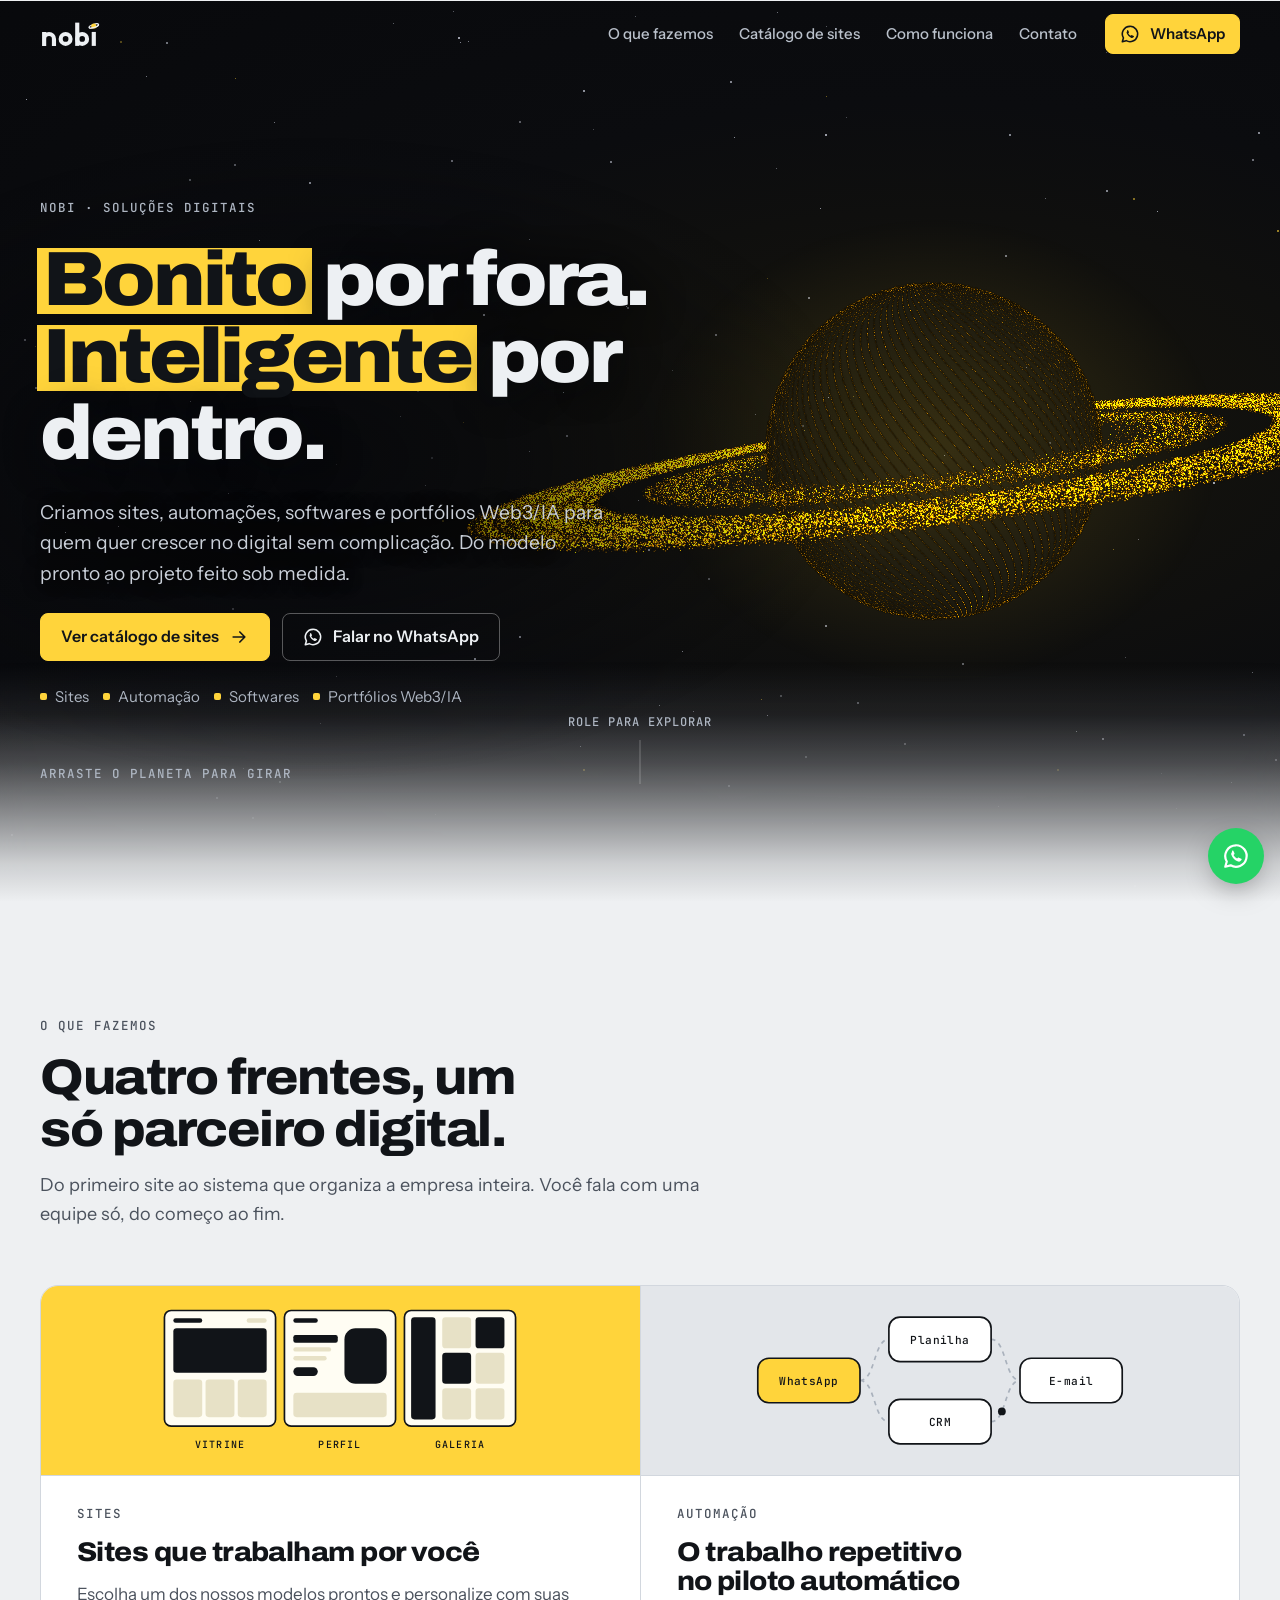
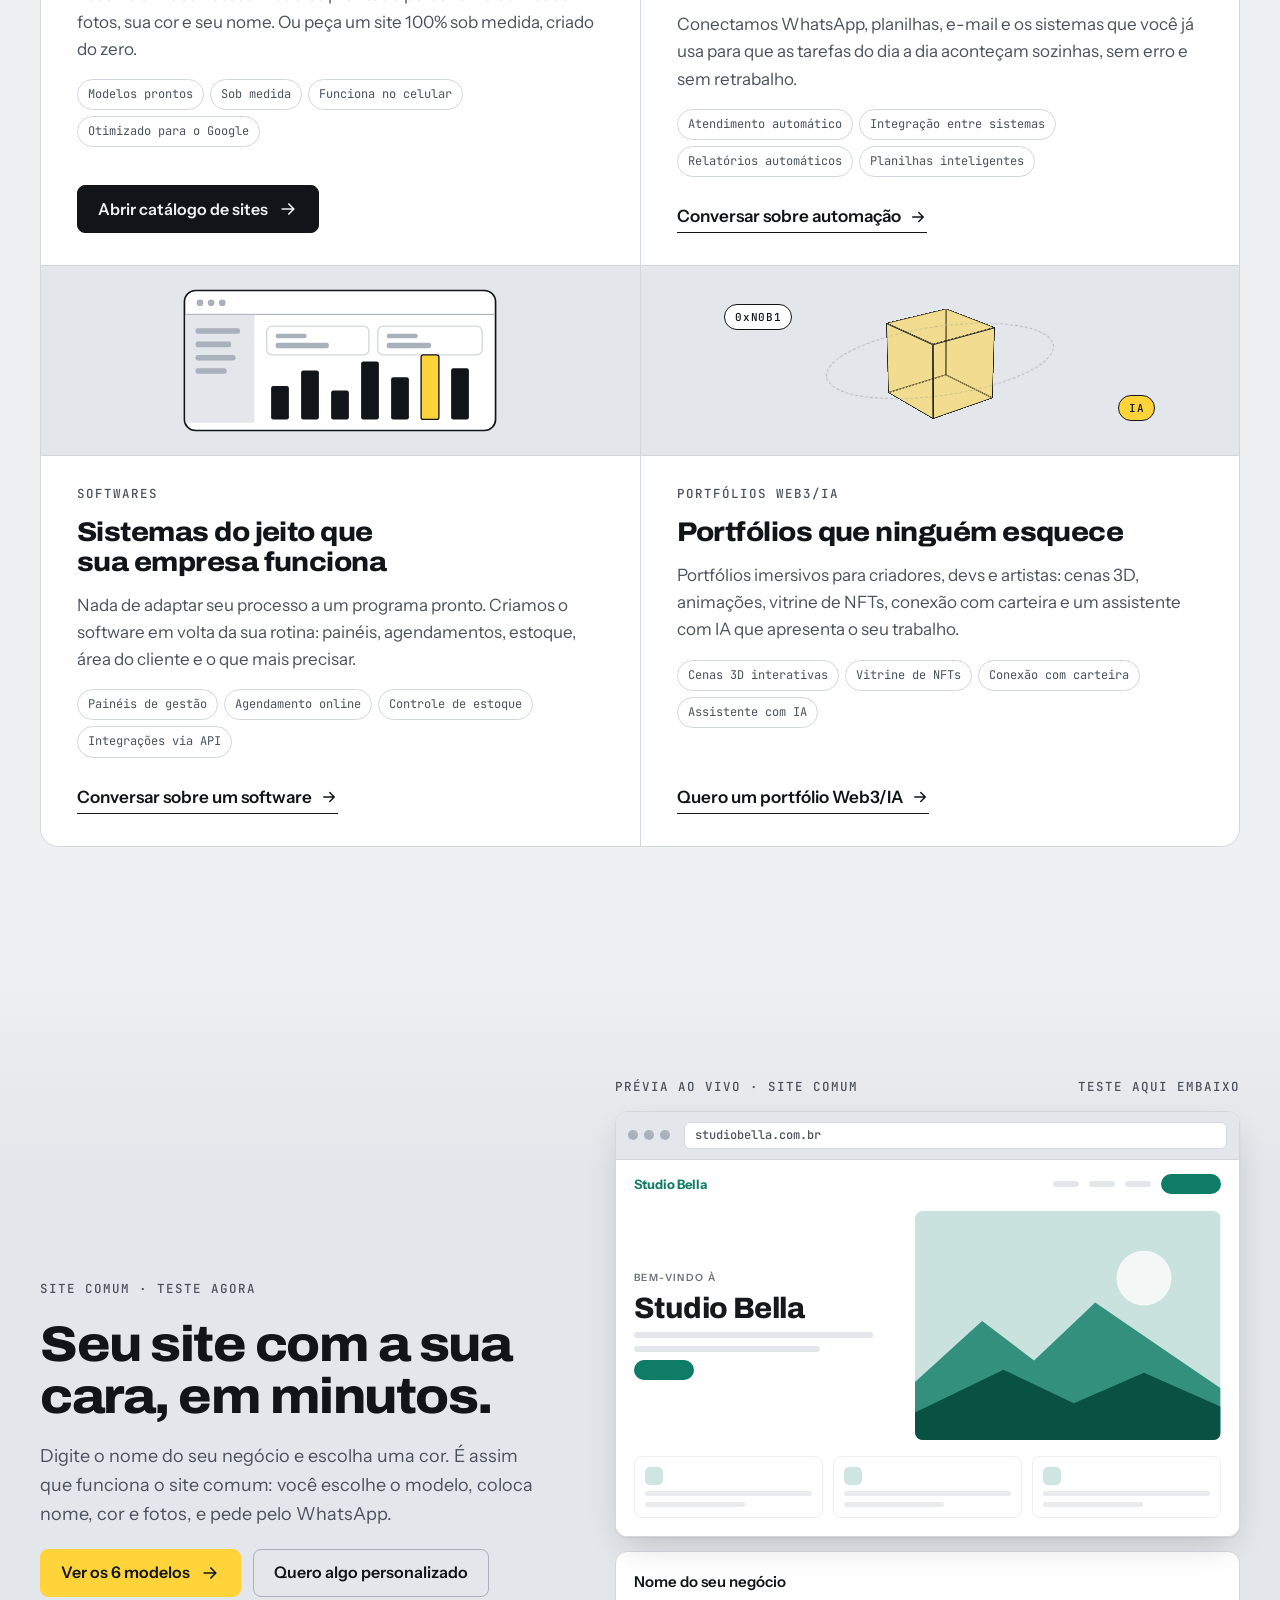
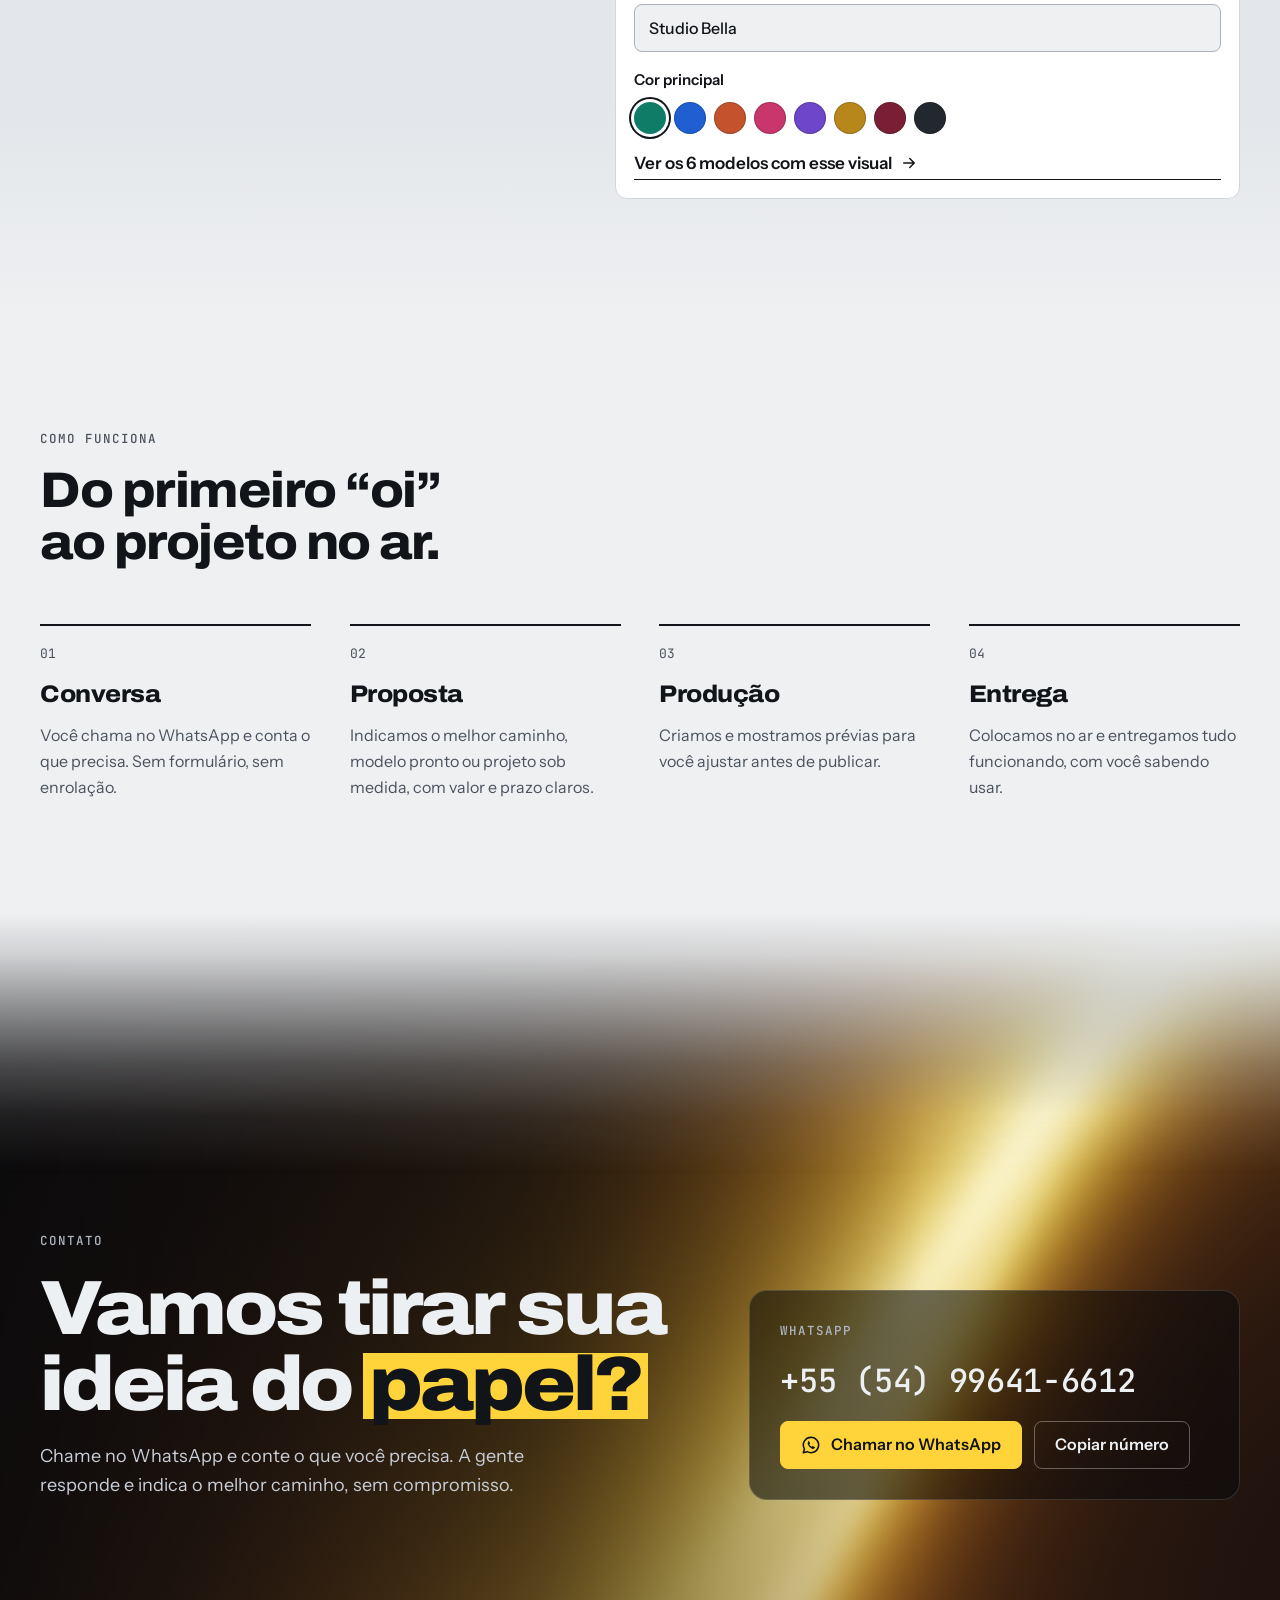
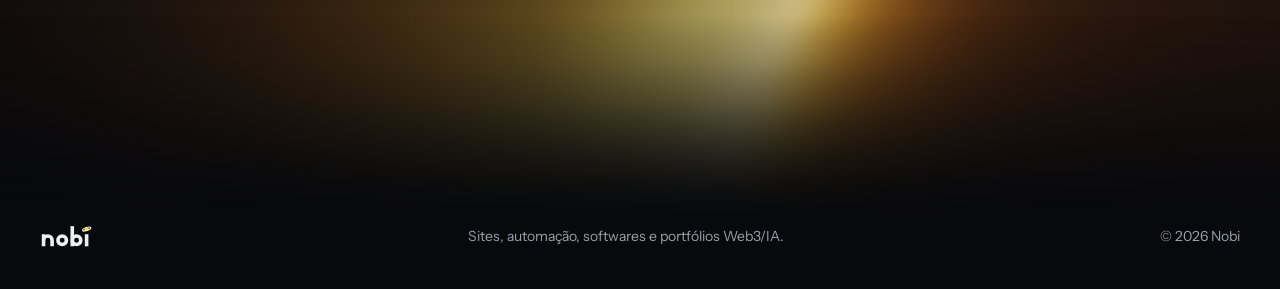
<file: index.html>
<!doctype html>
<html lang="pt-BR">
<head>
<meta charset="utf-8">
<meta name="viewport" content="width=device-width, initial-scale=1, viewport-fit=cover">
<title>Nobi</title>
<meta name="description" content="A Nobi cria sites, automações, softwares sob medida e portfólios Web3/IA. Escolha um modelo de site pronto ou peça um projeto personalizado pelo WhatsApp.">
<meta name="theme-color" content="#EEF0F2" media="(prefers-color-scheme: light)">
<meta name="theme-color" content="#0F1215" media="(prefers-color-scheme: dark)">
<meta property="og:title" content="Nobi · Soluções digitais">
<meta property="og:description" content="Sites, automação, softwares e portfólios Web3/IA. Bonito por fora, inteligente por dentro.">
<meta property="og:type" content="website">
<meta property="og:locale" content="pt_BR">
<link rel="icon" href="data:image/svg+xml,%3Csvg xmlns='http://www.w3.org/2000/svg' viewBox='0 0 32 32'%3E%3Crect width='32' height='32' rx='8' fill='%23111418'/%3E%3Csvg x='4' y='3' width='24' height='26' viewBox='196 0 48 104'%3E%3Cpath d='M220 46 V100' stroke='%23EEF0F2' stroke-width='16'/%3E%3Cellipse cx='220' cy='23' rx='19' ry='6' transform='rotate(-18 220 23)' fill='none' stroke='%23EEF0F2' stroke-width='5'/%3E%3Ccircle cx='220' cy='23' r='10' fill='%23FFD43B'/%3E%3Cpath d='M201 23 A19 6 0 0 0 239 23' transform='rotate(-18 220 23)' fill='none' stroke='%23EEF0F2' stroke-width='5'/%3E%3C/svg%3E%3C/svg%3E">
<link rel="preconnect" href="https://fonts.googleapis.com">
<link rel="preconnect" href="https://fonts.gstatic.com" crossorigin>
<link rel="stylesheet" href="https://fonts.googleapis.com/css2?family=Archivo:wdth,wght@62..125,100..900&amp;family=Instrument+Sans:wght@400..700&amp;family=JetBrains+Mono:wght@400;500&amp;display=swap">
<link rel="stylesheet" href="assets/css/style.css">
</head>
<body>

<!-- Ícones usados no site -->
<svg class="sprite" aria-hidden="true" focusable="false">
  <symbol id="i-wa" viewBox="0 0 24 24"><path d="M12 2.8a9.2 9.2 0 0 0-7.9 13.9L2.8 21.2l4.6-1.2A9.2 9.2 0 1 0 12 2.8z" fill="none" stroke="currentColor" stroke-width="1.9" stroke-linejoin="round"/><path d="M8.7 7.4c.3-.3.8-.2 1 .2l1 2c.1.3.1.6-.1.8l-.7.8c.6 1.3 1.7 2.4 3 3l.8-.7c.2-.2.5-.3.8-.1l2 1c.4.2.5.7.2 1l-.9.9c-.5.5-1.3.7-2 .4-2.7-1-4.8-3.1-5.8-5.8-.3-.7-.1-1.5.4-2z" fill="currentColor"/></symbol>
  <symbol id="i-seta" viewBox="0 0 24 24"><path d="M5 12h14M13 6l6 6-6 6" fill="none" stroke="currentColor" stroke-width="2" stroke-linecap="round" stroke-linejoin="round"/></symbol>
  <symbol id="i-baixo" viewBox="0 0 24 24"><path d="M12 5v14M6 13l6 6 6-6" fill="none" stroke="currentColor" stroke-width="2" stroke-linecap="round" stroke-linejoin="round"/></symbol>
  <symbol id="i-voltar" viewBox="0 0 24 24"><path d="M19 12H5M11 6l-6 6 6 6" fill="none" stroke="currentColor" stroke-width="2" stroke-linecap="round" stroke-linejoin="round"/></symbol>
  <symbol id="i-expandir" viewBox="0 0 24 24"><path d="M4 9V4h5M20 9V4h-5M4 15v5h5M20 15v5h-5" fill="none" stroke="currentColor" stroke-width="2" stroke-linecap="round" stroke-linejoin="round"/></symbol>
  <symbol id="i-fechar" viewBox="0 0 24 24"><path d="M6 6l12 12M18 6L6 18" fill="none" stroke="currentColor" stroke-width="2" stroke-linecap="round"/></symbol>
  <symbol id="i-upload" viewBox="0 0 24 24"><path d="M12 15V4M7 9l5-5 5 5M4 15v4a1 1 0 0 0 1 1h14a1 1 0 0 0 1-1v-4" fill="none" stroke="currentColor" stroke-width="1.8" stroke-linecap="round" stroke-linejoin="round"/></symbol>
  <symbol id="i-desktop" viewBox="0 0 24 24"><rect x="3" y="4" width="18" height="12" rx="2" fill="none" stroke="currentColor" stroke-width="2"/><path d="M8 20h8M12 16v4" fill="none" stroke="currentColor" stroke-width="2" stroke-linecap="round"/></symbol>
  <symbol id="i-celular" viewBox="0 0 24 24"><rect x="7" y="2.5" width="10" height="19" rx="2.5" fill="none" stroke="currentColor" stroke-width="2"/><path d="M11 18h2" fill="none" stroke="currentColor" stroke-width="2" stroke-linecap="round"/></symbol>
  <symbol id="i-menu" viewBox="0 0 24 24"><path d="M4 7h16M4 12h16M4 17h16" fill="none" stroke="currentColor" stroke-width="2" stroke-linecap="round"/></symbol>
</svg>

<header class="site-header">
  <div class="wrap header-in">
    <a class="logo" href="#inicio" aria-label="Nobi, voltar ao início">
      <svg class="logo-nobi" viewBox="12 -4 236 116" aria-hidden="true"><path d="M28 46 V100 M28 73 A19 19 0 0 1 66 73 V100" fill="none" stroke="currentColor" stroke-width="16"/><circle cx="111" cy="73" r="19" fill="none" stroke="currentColor" stroke-width="16"/><path d="M156 10 V100" fill="none" stroke="currentColor" stroke-width="16"/><circle cx="175" cy="73" r="19" fill="none" stroke="currentColor" stroke-width="16"/><path d="M220 46 V100" fill="none" stroke="currentColor" stroke-width="16"/><ellipse cx="220" cy="23" rx="19" ry="6" transform="rotate(-18 220 23)" fill="none" stroke="currentColor" stroke-width="5"/><circle cx="220" cy="23" r="10" fill="#FFD43B"/><path d="M201 23 A19 6 0 0 0 239 23" transform="rotate(-18 220 23)" fill="none" stroke="currentColor" stroke-width="5"/></svg>
    </a>
    <nav class="nav" id="menu" aria-label="Principal">
      <a href="#servicos">O que fazemos</a>
      <a href="#catalogo">Catálogo de sites</a>
      <a href="#processo">Como funciona</a>
      <a href="#contato">Contato</a>
    </nav>
    <a class="btn btn-primary btn-sm header-cta" data-wa="geral" href="https://wa.me/5554996416612"><svg class="i"><use href="#i-wa"/></svg>WhatsApp</a>
    <button class="menu-btn" type="button" aria-expanded="false" aria-controls="menu"><svg class="i"><use href="#i-menu"/></svg>Menu</button>
  </div>
</header>

<!-- =====================================================
     PÁGINA INICIAL
     ===================================================== -->
<main id="inicio" class="view" data-view>

  <!-- Topo em tela cheia: céu com parallax + planeta 3D de partículas -->
  <section class="hero-full" aria-labelledby="hero-titulo">
    <div class="hero-sky" aria-hidden="true">
      <div class="stars s1"></div><div class="stars s2"></div><div class="stars s3"></div>
    </div>
    <div class="hero-planet" id="saturno" role="img" aria-label="Planeta amarelo feito de partículas, girando no espaço. Arraste para girar."></div>
    <div class="edge edge--bottom edge--hero" aria-hidden="true"></div>
    <div class="hero-content">
      <div class="wrap">
        <div class="hero-copy">
          <p class="label">Nobi · Soluções digitais</p>
          <h1 class="hero-title" id="hero-titulo"><span class="mark">Bonito</span> por fora.<br><span class="mark mark--2">Inteligente</span> por dentro.</h1>
          <p class="lead">Criamos sites, automações, softwares e portfólios Web3/IA para quem quer crescer no digital sem complicação. Do modelo pronto ao projeto feito sob medida.</p>
          <div class="actions">
            <a class="btn btn-primary" href="#catalogo">Ver catálogo de sites <svg class="i"><use href="#i-seta"/></svg></a>
            <a class="btn btn-ghost" data-wa="geral" href="https://wa.me/5554996416612"><svg class="i"><use href="#i-wa"/></svg>Falar no WhatsApp</a>
          </div>
          <ul class="hero-services" aria-label="Serviços">
            <li>Sites</li><li>Automação</li><li>Softwares</li><li>Portfólios Web3/IA</li>
          </ul>
        </div>
      </div>
    </div>
    <div class="hero-foot">
      <div class="wrap hero-foot-in">
        <span class="label hero-hint">Arraste o planeta para girar</span>
        <a class="scroll-cue" href="#servicos"><span>Role para explorar</span><i aria-hidden="true"></i></a>
      </div>
    </div>
  </section>

  <section class="block" id="servicos" aria-labelledby="servicos-titulo">
    <div class="wrap">
      <div class="section-head">
        <p class="label">O que fazemos</p>
        <h2 class="title" id="servicos-titulo">Quatro frentes, um só parceiro digital.</h2>
        <p class="section-lead">Do primeiro site ao sistema que organiza a empresa inteira. Você fala com uma equipe só, do começo ao fim.</p>
      </div>
      <div class="services">
        <!-- Sites -->
        <article class="service" data-tilt="16">
          <div class="service-art art-sites" aria-hidden="true">
            <svg viewBox="0 0 360 150">
              <g class="g g1">
                <rect class="fr" x="22" y="12" width="100" height="104" rx="6"/>
                <rect class="k" x="30" y="19" width="26" height="4" rx="2"/><rect class="s" x="96" y="19" width="18" height="4" rx="2"/>
                <rect class="k" x="30" y="28" width="84" height="40" rx="3"/>
                <rect class="s" x="30" y="74" width="26" height="34" rx="3"/><rect class="s" x="59" y="74" width="26" height="34" rx="3"/><rect class="s" x="88" y="74" width="26" height="34" rx="3"/>
              </g>
              <g class="g g2">
                <rect class="fr" x="130" y="12" width="100" height="104" rx="6"/>
                <rect class="k" x="138" y="19" width="22" height="4" rx="2"/>
                <rect class="k" x="138" y="34" width="40" height="7" rx="2"/><rect class="s" x="138" y="45" width="34" height="4" rx="2"/><rect class="s" x="138" y="53" width="30" height="4" rx="2"/>
                <rect class="k" x="138" y="63" width="22" height="8" rx="4"/>
                <rect class="k" x="184" y="28" width="38" height="50" rx="10"/>
                <rect class="s" x="138" y="86" width="84" height="22" rx="3"/>
              </g>
              <g class="g g3">
                <rect class="fr" x="238" y="12" width="100" height="104" rx="6"/>
                <rect class="k" x="244" y="18" width="22" height="92" rx="3"/>
                <rect class="s" x="272" y="18" width="26" height="28" rx="3"/><rect class="k" x="302" y="18" width="26" height="28" rx="3"/>
                <rect class="k" x="272" y="50" width="26" height="28" rx="3"/><rect class="s" x="302" y="50" width="26" height="28" rx="3"/>
                <rect class="s" x="272" y="82" width="26" height="28" rx="3"/><rect class="s" x="302" y="82" width="26" height="28" rx="3"/>
              </g>
              <text class="t" x="72" y="136">VITRINE</text><text class="t" x="180" y="136">PERFIL</text><text class="t" x="288" y="136">GALERIA</text>
            </svg>
          </div>
          <div class="service-body">
            <p class="label">Sites</p>
            <h3>Sites que trabalham por você</h3>
            <p>Escolha um dos nossos modelos prontos e personalize com suas fotos, sua cor e seu nome. Ou peça um site 100% sob medida, criado do zero.</p>
            <ul class="tags"><li>Modelos prontos</li><li>Sob medida</li><li>Funciona no celular</li><li>Otimizado para o Google</li></ul>
            <div class="service-cta"><a class="btn btn-ink" href="#catalogo">Abrir catálogo de sites <svg class="i"><use href="#i-seta"/></svg></a></div>
          </div>
        </article>

        <!-- Automação -->
        <article class="service" data-tilt="16">
          <div class="service-art art-flow" aria-hidden="true">
            <svg viewBox="0 0 360 150">
              <path class="p" d="M108 75 C122 75 120 38 134 38"/><path class="p" d="M108 75 C122 75 120 112 134 112"/>
              <path class="p" d="M226 38 C240 38 238 75 252 75"/><path class="p" d="M226 112 C240 112 238 75 252 75"/>
              <circle class="d flow-dot" r="3.5"><animateMotion dur="2.6s" repeatCount="indefinite" path="M108 75 C122 75 120 38 134 38 L226 38 C240 38 238 75 252 75"/></circle>
              <circle class="d flow-dot" r="3.5"><animateMotion dur="2.6s" begin="-1.3s" repeatCount="indefinite" path="M108 75 C122 75 120 112 134 112 L226 112 C240 112 238 75 252 75"/></circle>
              <rect class="n n-on" x="16" y="55" width="92" height="40" rx="10"/><text class="t t-on" x="62" y="79">WhatsApp</text>
              <rect class="n" x="134" y="18" width="92" height="40" rx="10"/><text class="t" x="180" y="42">Planilha</text>
              <rect class="n" x="134" y="92" width="92" height="40" rx="10"/><text class="t" x="180" y="116">CRM</text>
              <rect class="n" x="252" y="55" width="92" height="40" rx="10"/><text class="t" x="298" y="79">E-mail</text>
            </svg>
          </div>
          <div class="service-body">
            <p class="label">Automação</p>
            <h3>O trabalho repetitivo no piloto automático</h3>
            <p>Conectamos WhatsApp, planilhas, e-mail e os sistemas que você já usa para que as tarefas do dia a dia aconteçam sozinhas, sem erro e sem retrabalho.</p>
            <ul class="tags"><li>Atendimento automático</li><li>Integração entre sistemas</li><li>Relatórios automáticos</li><li>Planilhas inteligentes</li></ul>
            <div class="service-cta"><a class="link-arrow" data-wa="automacao" href="https://wa.me/5554996416612">Conversar sobre automação <svg class="i"><use href="#i-seta"/></svg></a></div>
          </div>
        </article>

        <!-- Softwares -->
        <article class="service" data-tilt="16">
          <div class="service-art art-soft" aria-hidden="true">
            <svg viewBox="0 0 360 150">
              <rect class="w" x="40" y="12" width="280" height="126" rx="10"/>
              <circle class="ln" cx="54" cy="23" r="3"/><circle class="ln" cx="64" cy="23" r="3"/><circle class="ln" cx="74" cy="23" r="3"/>
              <rect class="ln" x="41" y="33" width="278" height="1"/>
              <rect class="sb" x="41" y="34" width="62" height="97"/>
              <rect class="ln" x="50" y="46" width="40" height="5" rx="2"/><rect class="ln" x="50" y="58" width="32" height="5" rx="2"/><rect class="ln" x="50" y="70" width="36" height="5" rx="2"/><rect class="ln" x="50" y="82" width="28" height="5" rx="2"/>
              <rect class="kp" x="114" y="44" width="92" height="26" rx="5"/><rect class="kp" x="214" y="44" width="94" height="26" rx="5"/>
              <rect class="ln" x="122" y="51" width="28" height="4" rx="2"/><rect class="ln" x="122" y="59" width="48" height="5" rx="2"/>
              <rect class="ln" x="222" y="51" width="28" height="4" rx="2"/><rect class="ln" x="222" y="59" width="40" height="5" rx="2"/>
              <g>
                <rect class="bar" x="118" y="98" width="16" height="30" rx="2"/>
                <rect class="bar" x="145" y="84" width="16" height="44" rx="2"/>
                <rect class="bar" x="172" y="102" width="16" height="26" rx="2"/>
                <rect class="bar" x="199" y="76" width="16" height="52" rx="2"/>
                <rect class="bar" x="226" y="90" width="16" height="38" rx="2"/>
                <rect class="bar bar-on" x="253" y="70" width="16" height="58" rx="2"/>
                <rect class="bar" x="280" y="82" width="16" height="46" rx="2"/>
              </g>
            </svg>
          </div>
          <div class="service-body">
            <p class="label">Softwares</p>
            <h3>Sistemas do jeito que sua empresa funciona</h3>
            <p>Nada de adaptar seu processo a um programa pronto. Criamos o software em volta da sua rotina: painéis, agendamentos, estoque, área do cliente e o que mais precisar.</p>
            <ul class="tags"><li>Painéis de gestão</li><li>Agendamento online</li><li>Controle de estoque</li><li>Integrações via API</li></ul>
            <div class="service-cta"><a class="link-arrow" data-wa="software" href="https://wa.me/5554996416612">Conversar sobre um software <svg class="i"><use href="#i-seta"/></svg></a></div>
          </div>
        </article>

        <!-- Portfólios Web3/IA -->
        <article class="service" data-tilt="16">
          <div class="service-art art-3d" aria-hidden="true">
            <div class="art-3d-in">
            <span class="orbit"></span>
            <div class="cube"><i></i><i></i><i></i><i></i><i></i><i></i></div>
            <span class="chip-float chip-a">0xN0B1</span>
            <span class="chip-float chip-b">IA</span>
            </div>
          </div>
          <div class="service-body">
            <p class="label">Portfólios Web3/IA</p>
            <h3>Portfólios que ninguém esquece</h3>
            <p>Portfólios imersivos para criadores, devs e artistas: cenas 3D, animações, vitrine de NFTs, conexão com carteira e um assistente com IA que apresenta o seu trabalho.</p>
            <ul class="tags"><li>Cenas 3D interativas</li><li>Vitrine de NFTs</li><li>Conexão com carteira</li><li>Assistente com IA</li></ul>
            <div class="service-cta"><a class="link-arrow" data-wa="web3" href="https://wa.me/5554996416612">Quero um portfólio Web3/IA <svg class="i"><use href="#i-seta"/></svg></a></div>
          </div>
        </article>
      </div>
    </div>
  </section>

  <section class="block block--demo" id="experimente" aria-labelledby="experimente-titulo">
    <div class="wrap exp-grid">
      <div class="exp-copy">
        <p class="label">Site comum · teste agora</p>
        <h2 class="title" id="experimente-titulo">Seu site com a sua cara, em minutos.</h2>
        <p class="section-lead">Digite o nome do seu negócio e escolha uma cor. É assim que funciona o site comum: você escolhe o modelo, coloca nome, cor e fotos, e pede pelo WhatsApp.</p>
        <div class="actions">
          <a class="btn btn-primary" href="#comum">Ver os 6 modelos <svg class="i"><use href="#i-seta"/></svg></a>
          <a class="btn btn-ghost" href="#personalizado">Quero algo personalizado</a>
        </div>
      </div>

      <div class="demo" id="demo">
        <div class="demo-head">
          <span class="label">Prévia ao vivo · Site comum</span>
          <span class="label">Teste aqui embaixo</span>
        </div>
        <div class="browser" aria-hidden="true" data-tilt="10">
          <div class="browser-bar"><i></i><i></i><i></i><span class="browser-url" id="demo-url">studiobella.com.br</span></div>
          <div class="mini">
            <div class="mini-nav"><b class="mini-logo" data-demo-name>Studio Bella</b><span></span><span></span><span></span><em class="mini-btn"></em></div>
            <div class="mini-hero">
              <div class="mini-copy"><small>Bem-vindo à</small><strong data-demo-name>Studio Bella</strong><i></i><i></i><em class="mini-btn"></em></div>
              <svg class="mini-photo" viewBox="0 0 200 150" preserveAspectRatio="xMidYMid slice"><rect class="mp-bg" width="200" height="150"/><circle class="mp-sun" cx="150" cy="44" r="18"/><path class="mp-m1" d="M0 112 L44 72 L78 98 L118 60 L200 116 V150 H0Z"/><path class="mp-m2" d="M0 132 L58 104 L104 126 L150 106 L200 128 V150 H0Z"/></svg>
            </div>
            <div class="mini-cards"><div><b></b><i></i><i></i></div><div><b></b><i></i><i></i></div><div><b></b><i></i><i></i></div></div>
          </div>
        </div>
        <div class="demo-controls">
          <div class="field">
            <label for="demo-nome">Nome do seu negócio</label>
            <input class="input" id="demo-nome" data-bind="nome" maxlength="40" autocomplete="off" placeholder="Ex.: Padaria Bella" value="Studio Bella">
          </div>
          <div class="field" role="group" aria-labelledby="demo-cor-label">
            <span class="field-label" id="demo-cor-label">Cor principal</span>
            <div class="swatches" data-swatches></div>
          </div>
          <a class="link-arrow" href="#comum">Ver os 6 modelos com esse visual <svg class="i"><use href="#i-seta"/></svg></a>
        </div>
      </div>
    </div>
  </section>

  <section class="block" id="processo" aria-labelledby="processo-titulo">
    <div class="wrap">
      <div class="section-head">
        <p class="label">Como funciona</p>
        <h2 class="title" id="processo-titulo">Do primeiro “oi” ao projeto no ar.</h2>
      </div>
      <ol class="steps">
        <li class="step"><span class="step-n">01</span><h3>Conversa</h3><p>Você chama no WhatsApp e conta o que precisa. Sem formulário, sem enrolação.</p></li>
        <li class="step"><span class="step-n">02</span><h3>Proposta</h3><p>Indicamos o melhor caminho, modelo pronto ou projeto sob medida, com valor e prazo claros.</p></li>
        <li class="step"><span class="step-n">03</span><h3>Produção</h3><p>Criamos e mostramos prévias para você ajustar antes de publicar.</p></li>
        <li class="step"><span class="step-n">04</span><h3>Entrega</h3><p>Colocamos no ar e entregamos tudo funcionando, com você sabendo usar.</p></li>
      </ol>
    </div>
  </section>
</main>

<!-- =====================================================
     CATÁLOGO DE SITES
     ===================================================== -->
<main id="catalogo" class="view" data-view hidden>

  <section class="cat-top">
    <div class="wrap">
      <a class="back" href="#inicio"><svg class="i"><use href="#i-voltar"/></svg>Voltar ao início</a>
      <p class="label">Catálogo · Sites</p>
      <h1 class="cat-title">Catálogo de sites</h1>
      <p class="lead">Dois caminhos para colocar seu negócio na internet: um <strong>site comum</strong>, pronto para você personalizar, ou um <strong>site personalizado</strong>, criado do zero só para você.</p>
      <div class="table-wrap">
        <table class="compare">
          <caption class="sr-only">Comparação entre o site comum e o site personalizado</caption>
          <thead>
            <tr>
              <th scope="col"><span class="sr-only">Item</span></th>
              <th scope="col"><span class="chip chip-volt">Comum</span></th>
              <th scope="col"><span class="chip">Personalizado</span></th>
            </tr>
          </thead>
          <tbody>
            <tr><th scope="row">Valor</th><td><strong data-preco-min>A partir de R$ 350</strong><br><small class="compare-note">Valor fixo por modelo. Domínio e hospedagem à parte.</small></td><td><strong>Sob orçamento</strong>, sem valor fixo</td></tr>
            <tr><th scope="row">Você escolhe</th><td>Fotos, cor e nome</td><td>Tudo: layout, conteúdo e funções</td></tr>
            <tr><th scope="row">Layout</th><td>6 modelos prontos</td><td>Criado do zero, sem opção pré-pronta</td></tr>
            <tr><th scope="row">3D e animações</th><td>Não inclui</td><td>Sim, se o projeto pedir</td></tr>
            <tr><th scope="row">Como pedir</th><td>Monte abaixo e envie pelo WhatsApp</td><td>Fale direto no WhatsApp</td></tr>
          </tbody>
          <tfoot>
            <tr>
              <td></td>
              <td><a class="link-arrow" href="#comum">Ver modelos comuns <svg class="i"><use href="#i-baixo"/></svg></a></td>
              <td><a class="link-arrow" href="#personalizado">Ver personalizado <svg class="i"><use href="#i-baixo"/></svg></a></td>
            </tr>
          </tfoot>
        </table>
      </div>
    </div>
  </section>

  <section class="block" id="comum" aria-labelledby="comum-titulo">
    <div class="wrap">
      <div class="section-head section-head--row">
        <div>
          <p class="label">Site comum · pronto · sem 3D · valor fixo</p>
          <h2 class="title" id="comum-titulo">Escolha um modelo e deixe com a sua cara.</h2>
        </div>
        <ol class="mini-steps" aria-label="Como pedir">
          <li>Escolha o layout</li><li>Coloque nome, cor e fotos</li><li>Envie pelo WhatsApp</li>
        </ol>
      </div>

      <div class="models" role="radiogroup" aria-label="Modelos de site comum">
        <div class="model" data-model="vitrine" data-tilt="7">
          <input class="sr-only" type="radio" name="modelo" id="modelo-vitrine" value="vitrine" checked>
          <div class="thumb" data-thumb="vitrine"></div>
          <div class="model-info">
            <div class="model-meta"><span class="label">Modelo 01</span><span class="model-price" data-preco-modelo="vitrine">R$ 600</span></div>
            <h3 class="model-name">Vitrine</h3>
            <p class="model-desc">Foto de capa em tela cheia, serviços e galeria. Ideal para lojas, restaurantes e cafés.</p>
            <a class="model-open" href="modelos/vitrine/index.html" target="_blank" rel="noopener">Ver página de exemplo <span aria-hidden="true">↗</span></a>
          </div>
          <label class="model-hit" for="modelo-vitrine"><span class="sr-only">Escolher o modelo Vitrine</span></label>
          <span class="model-flag" aria-hidden="true">Selecionado</span>
        </div>
        <div class="model" data-model="perfil" data-tilt="7">
          <input class="sr-only" type="radio" name="modelo" id="modelo-perfil" value="perfil">
          <div class="thumb" data-thumb="perfil"></div>
          <div class="model-info">
            <div class="model-meta"><span class="label">Modelo 02</span><span class="model-price" data-preco-modelo="perfil">R$ 550</span></div>
            <h3 class="model-name">Perfil</h3>
            <p class="model-desc">Abertura dividida entre texto e foto, com blocos alternados. Ideal para profissionais e prestadores de serviço.</p>
            <a class="model-open" href="modelos/perfil/index.html" target="_blank" rel="noopener">Ver página de exemplo <span aria-hidden="true">↗</span></a>
          </div>
          <label class="model-hit" for="modelo-perfil"><span class="sr-only">Escolher o modelo Perfil</span></label>
          <span class="model-flag" aria-hidden="true">Selecionado</span>
        </div>
        <div class="model" data-model="galeria" data-tilt="7">
          <input class="sr-only" type="radio" name="modelo" id="modelo-galeria" value="galeria">
          <div class="thumb" data-thumb="galeria"></div>
          <div class="model-info">
            <div class="model-meta"><span class="label">Modelo 03</span><span class="model-price" data-preco-modelo="galeria">R$ 550</span></div>
            <h3 class="model-name">Galeria</h3>
            <p class="model-desc">Menu lateral fixo na sua cor e mosaico de fotos. Ideal para fotógrafos, arquitetos e estúdios de beleza.</p>
            <a class="model-open" href="modelos/galeria/index.html" target="_blank" rel="noopener">Ver página de exemplo <span aria-hidden="true">↗</span></a>
          </div>
          <label class="model-hit" for="modelo-galeria"><span class="sr-only">Escolher o modelo Galeria</span></label>
          <span class="model-flag" aria-hidden="true">Selecionado</span>
        </div>
        <div class="model" data-model="bento" data-tilt="7">
          <input class="sr-only" type="radio" name="modelo" id="modelo-bento" value="bento">
          <div class="thumb" data-thumb="bento"></div>
          <div class="model-info">
            <div class="model-meta"><span class="label">Modelo 04</span><span class="model-price" data-preco-modelo="bento">R$ 650</span></div>
            <h3 class="model-name">Bento</h3>
            <p class="model-desc">Página montada em blocos de tamanhos diferentes, como um painel. Ideal para academias, estúdios e negócios modernos.</p>
            <a class="model-open" href="modelos/bento/index.html" target="_blank" rel="noopener">Ver página de exemplo <span aria-hidden="true">↗</span></a>
          </div>
          <label class="model-hit" for="modelo-bento"><span class="sr-only">Escolher o modelo Bento</span></label>
          <span class="model-flag" aria-hidden="true">Selecionado</span>
        </div>
        <div class="model" data-model="cartao" data-tilt="7">
          <input class="sr-only" type="radio" name="modelo" id="modelo-cartao" value="cartao">
          <div class="thumb" data-thumb="cartao"></div>
          <div class="model-info">
            <div class="model-meta"><span class="label">Modelo 05</span><span class="model-price" data-preco-modelo="cartao">R$ 350</span></div>
            <h3 class="model-name">Cartão</h3>
            <p class="model-desc">Página única e centralizada, no estilo link na bio. Ideal para autônomos, food trucks e quem vende pelo Instagram.</p>
            <a class="model-open" href="modelos/cartao/index.html" target="_blank" rel="noopener">Ver página de exemplo <span aria-hidden="true">↗</span></a>
          </div>
          <label class="model-hit" for="modelo-cartao"><span class="sr-only">Escolher o modelo Cartão</span></label>
          <span class="model-flag" aria-hidden="true">Selecionado</span>
        </div>
        <div class="model" data-model="menu" data-tilt="7">
          <input class="sr-only" type="radio" name="modelo" id="modelo-menu" value="menu">
          <div class="thumb" data-thumb="menu"></div>
          <div class="model-info">
            <div class="model-meta"><span class="label">Modelo 06</span><span class="model-price" data-preco-modelo="menu">R$ 700</span></div>
            <h3 class="model-name">Menu</h3>
            <p class="model-desc">Cabeçalho clássico e cardápio com preços. Ideal para restaurantes, cafés e confeitarias.</p>
            <a class="model-open" href="modelos/menu/index.html" target="_blank" rel="noopener">Ver página de exemplo <span aria-hidden="true">↗</span></a>
          </div>
          <label class="model-hit" for="modelo-menu"><span class="sr-only">Escolher o modelo Menu</span></label>
          <span class="model-flag" aria-hidden="true">Selecionado</span>
        </div>
      </div>

      <div class="studio" id="personalizar">
        <div class="studio-preview">
          <div class="preview-bar">
            <span class="label" id="preview-title">Prévia · Vitrine</span>
            <div class="seg" role="group" aria-label="Tamanho da prévia">
              <button type="button" data-device="desktop" aria-pressed="true"><svg class="i"><use href="#i-desktop"/></svg>Computador</button>
              <button type="button" data-device="mobile" aria-pressed="false"><svg class="i"><use href="#i-celular"/></svg>Celular</button>
            </div>
            <button class="icon-btn" type="button" id="btn-tela-cheia"><svg class="i"><use href="#i-expandir"/></svg>Tela cheia</button>
          </div>
          <div class="stage" id="preview-stage" data-device="desktop"></div>
          <p class="hint">A prévia é navegável: role a página do modelo dentro da janela.</p>
        </div>

        <form class="studio-controls" id="studio-form" novalidate>
          <h3 class="studio-title">Personalize</h3>

          <div class="field">
            <label for="cfg-nome">Nome do negócio</label>
            <input class="input" id="cfg-nome" name="nome" data-bind="nome" maxlength="40" autocomplete="organization" placeholder="Ex.: Padaria Bella" value="Studio Bella">
          </div>

          <div class="field" role="group" aria-labelledby="cfg-cor-label">
            <span class="field-label" id="cfg-cor-label">Cor principal</span>
            <div class="swatches" data-swatches></div>
            <label class="custom-color" for="cfg-cor-custom"><input type="color" id="cfg-cor-custom" value="#0e7c66">Outra cor</label>
          </div>

          <div class="field">
            <span class="field-label">Fotos <small>até 6 · a primeira vira capa</small></span>
            <label class="drop" id="drop" for="cfg-fotos">
              <input class="sr-only" type="file" id="cfg-fotos" accept="image/*" multiple aria-describedby="fotos-dica">
              <svg class="i i-lg"><use href="#i-upload"/></svg>
              <strong>Escolher fotos</strong>
              <span>ou arraste para cá · <span id="drop-count">0 de 6</span></span>
            </label>
            <ul class="photos" id="photo-list" hidden></ul>
            <p class="alert" id="fotos-aviso" role="status" aria-live="polite"></p>
            <p class="hint" id="fotos-dica">As fotos ficam só no seu navegador, para a prévia. Os arquivos originais você envia na conversa do WhatsApp.</p>
          </div>

          <div class="summary">
            <dl>
              <dt>Modelo</dt><dd id="sum-modelo">Vitrine · Modelo 01</dd>
              <dt>Nome</dt><dd id="sum-nome">Studio Bella</dd>
              <dt>Cor</dt><dd id="sum-cor">Verde-petróleo (#0E7C66)</dd>
              <dt>Fotos</dt><dd id="sum-fotos">Nenhuma ainda (prévia com exemplos)</dd>
              <dt>Valor</dt><dd id="sum-valor">R$ 600</dd>
            </dl>
            <a class="btn btn-primary btn-block" data-wa-comum href="https://wa.me/5554996416612"><svg class="i"><use href="#i-wa"/></svg>Quero este site</a>
            <p class="hint">Abre o WhatsApp com o pedido já escrito. É só enviar. O valor é da criação do site; domínio e hospedagem são à parte.</p>
          </div>
        </form>
      </div>
    </div>
  </section>

  <section class="band-volt perso-band" data-pontinhos id="personalizado" aria-labelledby="personalizado-titulo">
    <div class="wrap perso">
      <div class="perso-copy">
        <p class="label">Site personalizado · sem valor fixo</p>
        <h2 class="title" id="personalizado-titulo">Sem molde. Criado do zero, do seu jeito.</h2>
        <p class="perso-text">No personalizado não existe opção pré-pronta. Layout, animações, 3D, integrações e funcionalidades são pensados só para o seu projeto. Por isso não há valor fixo: o orçamento é feito depois de entender o que você precisa.</p>
        <a class="btn btn-black" data-wa="personalizado" href="https://wa.me/5554996416612"><svg class="i"><use href="#i-wa"/></svg>Falar sobre meu projeto</a>
      </div>
      <ul class="perso-list">
        <li><strong>Layout exclusivo</strong><span>Criado do zero a partir da sua marca.</span></li>
        <li><strong>3D e animações</strong><span>Cenas interativas e movimento sob medida.</span></li>
        <li><strong>Integrações</strong><span>Pagamentos, agenda, CRM e outros sistemas.</span></li>
        <li><strong>Área do cliente</strong><span>Login, painel e conteúdo exclusivo.</span></li>
        <li><strong>Loja virtual</strong><span>Catálogo, carrinho e pagamento online.</span></li>
        <li><strong>Recursos com IA</strong><span>Assistentes e automações inteligentes.</span></li>
      </ul>
    </div>
  </section>
</main>

<!-- =====================================================
     CONTATO (aparece nas duas páginas)
     ===================================================== -->
<section class="finale" id="contato" aria-labelledby="contato-titulo">
  <div class="finale-bg" aria-hidden="true"></div>
  <div class="finale-scrim" aria-hidden="true"></div>
  <div class="edge edge--top edge--finale-top" aria-hidden="true"></div>
  <div class="edge edge--bottom edge--finale-bottom" aria-hidden="true"></div>
  <div class="wrap contact">
    <div class="contact-copy">
      <p class="label">Contato</p>
      <h2 class="contact-title" id="contato-titulo">Vamos tirar sua ideia do <span class="mark">papel?</span></h2>
      <p class="contact-lead">Chame no WhatsApp e conte o que você precisa. A gente responde e indica o melhor caminho, sem compromisso.</p>
    </div>
    <div class="contact-box">
      <span class="label">WhatsApp</span>
      <p class="contact-num" id="wa-numero" data-whatsapp-exibicao>+55 (54) 99641-6612</p>
      <div class="actions">
        <a class="btn btn-primary" data-wa="geral" href="https://wa.me/5554996416612"><svg class="i"><use href="#i-wa"/></svg>Chamar no WhatsApp</a>
        <button class="btn btn-ghost" type="button" data-copy="wa-numero">Copiar número</button>
      </div>
    </div>
  </div>
</section>

<footer class="site-footer">
  <div class="wrap footer-in">
    <a class="logo" href="#inicio" aria-label="Nobi, voltar ao início">
      <svg class="logo-nobi" viewBox="12 -4 236 116" aria-hidden="true"><path d="M28 46 V100 M28 73 A19 19 0 0 1 66 73 V100" fill="none" stroke="currentColor" stroke-width="16"/><circle cx="111" cy="73" r="19" fill="none" stroke="currentColor" stroke-width="16"/><path d="M156 10 V100" fill="none" stroke="currentColor" stroke-width="16"/><circle cx="175" cy="73" r="19" fill="none" stroke="currentColor" stroke-width="16"/><path d="M220 46 V100" fill="none" stroke="currentColor" stroke-width="16"/><ellipse cx="220" cy="23" rx="19" ry="6" transform="rotate(-18 220 23)" fill="none" stroke="currentColor" stroke-width="5"/><circle cx="220" cy="23" r="10" fill="#FFD43B"/><path d="M201 23 A19 6 0 0 0 239 23" transform="rotate(-18 220 23)" fill="none" stroke="currentColor" stroke-width="5"/></svg>
    </a>
    <p>Sites, automação, softwares e portfólios Web3/IA.</p>
    <p>© <span data-ano>2026</span> Nobi</p>
  </div>
</footer>

<a class="wa-fab" data-wa="geral" href="https://wa.me/5554996416612" aria-label="Conversar no WhatsApp"><svg class="i"><use href="#i-wa"/></svg></a>

<!-- Prévia em tela cheia -->
<div class="viewer" id="viewer" role="dialog" aria-modal="true" aria-labelledby="viewer-title" hidden>
  <div class="viewer-bar">
    <strong class="viewer-title" id="viewer-title">Vitrine · Modelo 01</strong>
    <div class="seg" role="group" aria-label="Tamanho da prévia">
      <button type="button" data-device="desktop" aria-pressed="true"><svg class="i"><use href="#i-desktop"/></svg>Computador</button>
      <button type="button" data-device="mobile" aria-pressed="false"><svg class="i"><use href="#i-celular"/></svg>Celular</button>
    </div>
    <a class="btn btn-primary btn-sm" data-wa-comum href="https://wa.me/5554996416612"><svg class="i"><use href="#i-wa"/></svg>Quero este site</a>
    <button class="icon-btn" type="button" id="viewer-close" aria-label="Fechar prévia"><svg class="i"><use href="#i-fechar"/></svg></button>
  </div>
  <div class="stage stage--full" id="viewer-stage" data-device="desktop"></div>
</div>

<script src="assets/js/config.js"></script>
<script src="assets/js/modelos.js"></script>
<script src="assets/js/main.js"></script>
<script src="assets/js/ribbon.js"></script>
<script src="assets/js/saturno.js"></script>
<script src="assets/js/efeitos.js"></script>
</body>
</html>
</file>
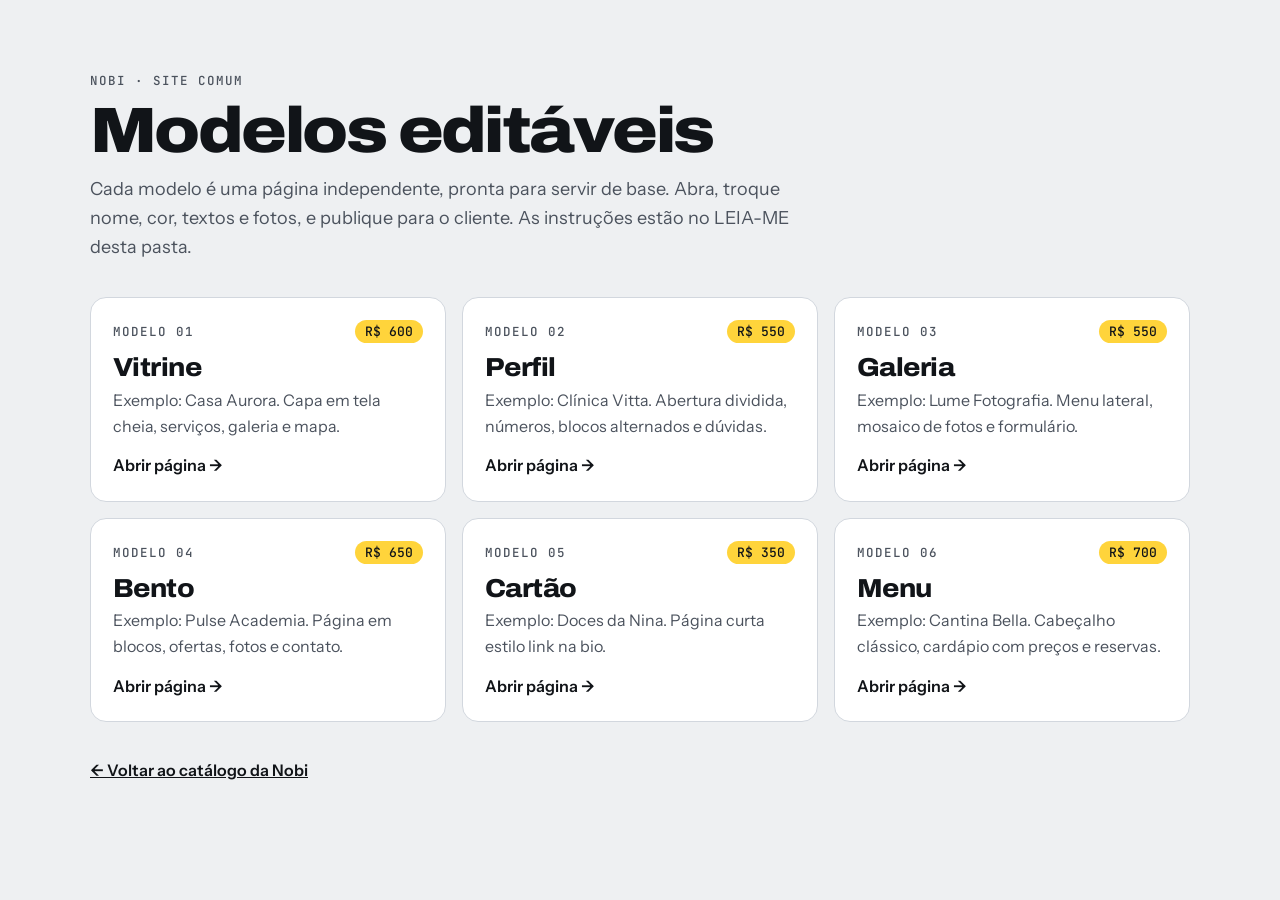
<file: modelos/index.html>
<!doctype html>
<html lang="pt-BR">
<head>
<meta charset="utf-8">
<meta name="viewport" content="width=device-width, initial-scale=1">
<title>Modelos Nobi</title>
<meta name="description" content="Bases editáveis dos 6 modelos de Site Comum da Nobi.">
<link rel="preconnect" href="https://fonts.googleapis.com">
<link rel="preconnect" href="https://fonts.gstatic.com" crossorigin>
<link rel="stylesheet" href="https://fonts.googleapis.com/css2?family=Archivo:wdth,wght@100..125,500..900&amp;family=Instrument+Sans:wght@400..700&amp;family=JetBrains+Mono:wght@500&amp;display=swap">
<style>
  :root { --paper: #EEF0F2; --card: #fff; --ink: #111418; --soft: #4B525D; --line: #D2D7DE; --volt: #FFD43B; color-scheme: light; }
  @media (prefers-color-scheme: dark) { :root { --paper: #0F1215; --card: #1A2027; --ink: #EDF0F3; --soft: #A3ACB8; --line: #29313A; color-scheme: dark; } }
  * { box-sizing: border-box; }
  body { margin: 0; padding: clamp(32px, 6vw, 72px) clamp(16px, 4vw, 40px); background: var(--paper); color: var(--ink); font: 16px/1.6 "Instrument Sans", system-ui, sans-serif; }
  main { max-width: 1100px; margin: 0 auto; }
  .label { margin: 0; font: 500 12.5px "JetBrains Mono", ui-monospace, monospace; letter-spacing: .08em; text-transform: uppercase; color: var(--soft); }
  h1 { margin: 10px 0 12px; font: 850 clamp(36px, 6vw, 64px)/1 "Archivo", "Arial Black", sans-serif; font-stretch: 112%; letter-spacing: -.04em; }
  .lead { max-width: 60ch; margin: 0 0 36px; color: var(--soft); font-size: 18px; }
  ul { display: grid; grid-template-columns: repeat(auto-fill, minmax(300px, 1fr)); gap: 16px; margin: 0; padding: 0; list-style: none; }
  li a { display: grid; gap: 6px; height: 100%; padding: 22px; border: 1px solid var(--line); border-radius: 16px; background: var(--card); color: inherit; text-decoration: none; transition: transform .15s, border-color .15s; }
  li a:hover { transform: translateY(-2px); border-color: var(--ink); }
  li a:focus-visible { outline: 3px solid var(--ink); outline-offset: 3px; }
  .top { display: flex; justify-content: space-between; align-items: center; gap: 12px; }
  .price { padding: 3px 10px; border-radius: 999px; background: var(--volt); color: #111418; font: 500 13px "JetBrains Mono", ui-monospace, monospace; }
  h2 { margin: 4px 0 0; font: 800 26px/1.1 "Archivo", sans-serif; font-stretch: 108%; letter-spacing: -.02em; }
  p { margin: 0; color: var(--soft); }
  .go { margin-top: 8px; font-weight: 600; color: var(--ink); }
  .back { display: inline-block; margin-top: 36px; color: var(--ink); font-weight: 600; }
</style>
</head>
<body>
<main>
  <p class="label">Nobi · Site comum</p>
  <h1>Modelos editáveis</h1>
  <p class="lead">Cada modelo é uma página independente, pronta para servir de base. Abra, troque nome, cor, textos e fotos, e publique para o cliente. As instruções estão no LEIA-ME desta pasta.</p>
  <ul>
    <li><a href="vitrine/index.html"><span class="top"><span class="label">Modelo 01</span><span class="price">R$ 600</span></span><h2>Vitrine</h2><p>Exemplo: Casa Aurora. Capa em tela cheia, serviços, galeria e mapa.</p><span class="go">Abrir página →</span></a></li>
    <li><a href="perfil/index.html"><span class="top"><span class="label">Modelo 02</span><span class="price">R$ 550</span></span><h2>Perfil</h2><p>Exemplo: Clínica Vitta. Abertura dividida, números, blocos alternados e dúvidas.</p><span class="go">Abrir página →</span></a></li>
    <li><a href="galeria/index.html"><span class="top"><span class="label">Modelo 03</span><span class="price">R$ 550</span></span><h2>Galeria</h2><p>Exemplo: Lume Fotografia. Menu lateral, mosaico de fotos e formulário.</p><span class="go">Abrir página →</span></a></li>
    <li><a href="bento/index.html"><span class="top"><span class="label">Modelo 04</span><span class="price">R$ 650</span></span><h2>Bento</h2><p>Exemplo: Pulse Academia. Página em blocos, ofertas, fotos e contato.</p><span class="go">Abrir página →</span></a></li>
    <li><a href="cartao/index.html"><span class="top"><span class="label">Modelo 05</span><span class="price">R$ 350</span></span><h2>Cartão</h2><p>Exemplo: Doces da Nina. Página curta estilo link na bio.</p><span class="go">Abrir página →</span></a></li>
    <li><a href="menu/index.html"><span class="top"><span class="label">Modelo 06</span><span class="price">R$ 700</span></span><h2>Menu</h2><p>Exemplo: Cantina Bella. Cabeçalho clássico, cardápio com preços e reservas.</p><span class="go">Abrir página →</span></a></li>
  </ul>
  <a class="back" href="../index.html#catalogo">← Voltar ao catálogo da Nobi</a>
</main>
</body>
</html>
</file>
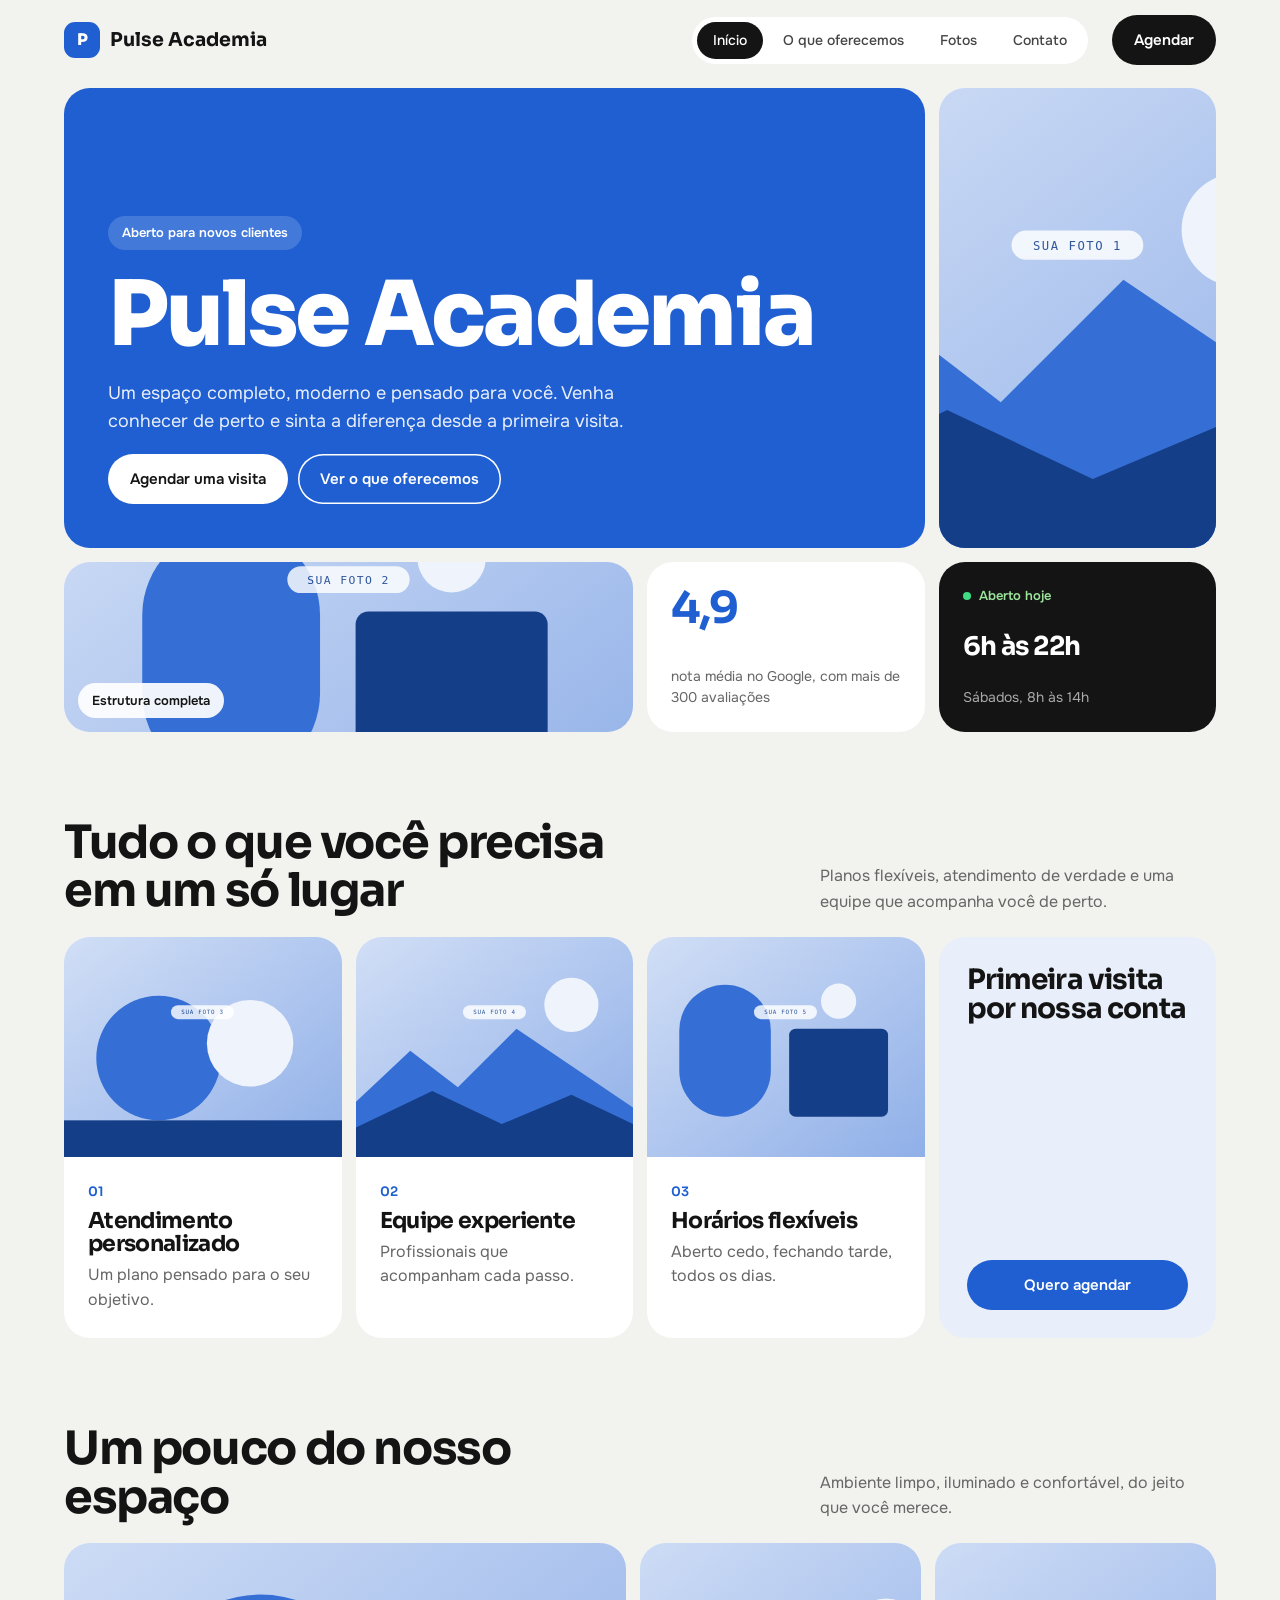
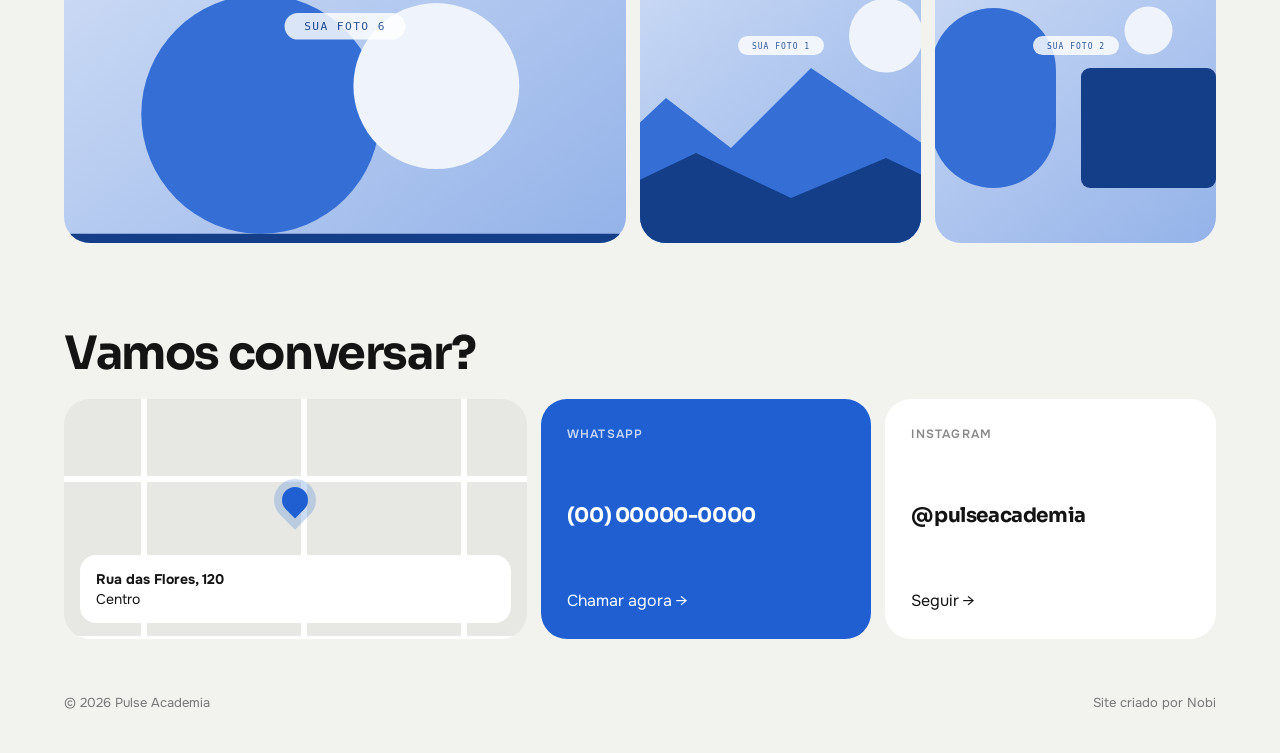
<file: modelos/bento/index.html>
<!doctype html>
<html lang="pt-BR">
<head>
<meta charset="utf-8">
<meta name="viewport" content="width=device-width, initial-scale=1">
<title>Pulse Academia</title>
<meta name="description" content="Pulse Academia: espaço completo e moderno, aberto todos os dias.">
<!--
  Modelo 04 · Bento · base criada pela Nobi
  Como editar:
  - Textos: edite direto neste arquivo.
  - Cor: mude --b no início do style.css.
  - Fotos: troque os arquivos da pasta img/ (foto-1 a foto-6) e ajuste o src se mudar a extensão.
  - WhatsApp: troque 5500000000000 pelo número do cliente (55 + DDD + número).
-->
<link rel="preconnect" href="https://fonts.googleapis.com">
<link rel="preconnect" href="https://fonts.gstatic.com" crossorigin>
<link rel="stylesheet" href="https://fonts.googleapis.com/css2?family=Sora:wght@500;600;700;800&amp;family=Onest:wght@400;500;600&amp;display=swap">
<link rel="stylesheet" href="style.css">
</head>
<body>
<header class="top"><div class="w">
  <a class="logo" href="#topo"><i>P</i><span>Pulse Academia</span></a>
  <nav><a href="#topo">Início</a><a href="#oferecemos">O que oferecemos</a><a href="#fotos">Fotos</a><a href="#contato">Contato</a></nav>
  <a class="btn" href="#contato">Agendar</a>
</div></header>
<main class="w" id="topo">
  <section class="bento">
    <div class="t intro">
      <span class="chip">Aberto para novos clientes</span>
      <h1>Pulse Academia</h1>
      <p>Um espaço completo, moderno e pensado para você. Venha conhecer de perto e sinta a diferença desde a primeira visita.</p>
      <div class="row"><a class="btn inv" href="#contato">Agendar uma visita</a><a class="btn ghost" href="#oferecemos">Ver o que oferecemos</a></div>
    </div>
    <div class="t tall"><img src="img/foto-1.svg" alt="Foto 1 de Pulse Academia"></div>
    <div class="t wide"><img src="img/foto-2.svg" alt="Foto 2 de Pulse Academia"><span class="cap">Estrutura completa</span></div>
    <div class="t stat"><b>4,9</b><span>nota média no Google, com mais de 300 avaliações</span></div>
    <div class="t hours"><span class="on">Aberto hoje</span><b>6h às 22h</b><span>Sábados, 8h às 14h</span></div>
  </section>
  <section class="sec" id="oferecemos">
    <div class="sec-head"><h2>Tudo o que você precisa em um só lugar</h2><p>Planos flexíveis, atendimento de verdade e uma equipe que acompanha você de perto.</p></div>
    <div class="offers">
      <article class="t offer"><div class="ph"><img src="img/foto-3.svg" alt="Foto 3 de Pulse Academia"></div><div class="tx"><span class="num">01</span><h3>Atendimento personalizado</h3><p>Um plano pensado para o seu objetivo.</p></div></article>
      <article class="t offer"><div class="ph"><img src="img/foto-4.svg" alt="Foto 4 de Pulse Academia"></div><div class="tx"><span class="num">02</span><h3>Equipe experiente</h3><p>Profissionais que acompanham cada passo.</p></div></article>
      <article class="t offer"><div class="ph"><img src="img/foto-5.svg" alt="Foto 5 de Pulse Academia"></div><div class="tx"><span class="num">03</span><h3>Horários flexíveis</h3><p>Aberto cedo, fechando tarde, todos os dias.</p></div></article>
      <div class="t cta-t"><h3>Primeira visita por nossa conta</h3><a class="btn b" href="#contato">Quero agendar</a></div>
    </div>
  </section>
  <section class="sec" id="fotos">
    <div class="sec-head"><h2>Um pouco do nosso espaço</h2><p>Ambiente limpo, iluminado e confortável, do jeito que você merece.</p></div>
    <div class="strip"><div class="t"><img src="img/foto-6.svg" alt="Foto 6 de Pulse Academia"></div><div class="t"><img src="img/foto-1.svg" alt="Foto 1 de Pulse Academia"></div><div class="t"><img src="img/foto-2.svg" alt="Foto 2 de Pulse Academia"></div></div>
  </section>
  <section class="sec" id="contato">
    <div class="sec-head"><h2>Vamos conversar?</h2></div>
    <div class="contact">
      <div class="t map"><span class="pin"></span><div class="addr"><b>Rua das Flores, 120</b><br>Centro</div></div>
      <a class="t info wa" href="https://wa.me/5500000000000"><small>WhatsApp</small><b>(00) 00000-0000</b><span>Chamar agora →</span></a>
      <a class="t info" href="#contato"><small>Instagram</small><b>@pulseacademia</b><span>Seguir →</span></a>
    </div>
  </section>
  <footer><span>© 2026 <span>Pulse Academia</span></span><span>Site criado por Nobi</span></footer>
</main>
</body>
</html>
</file>
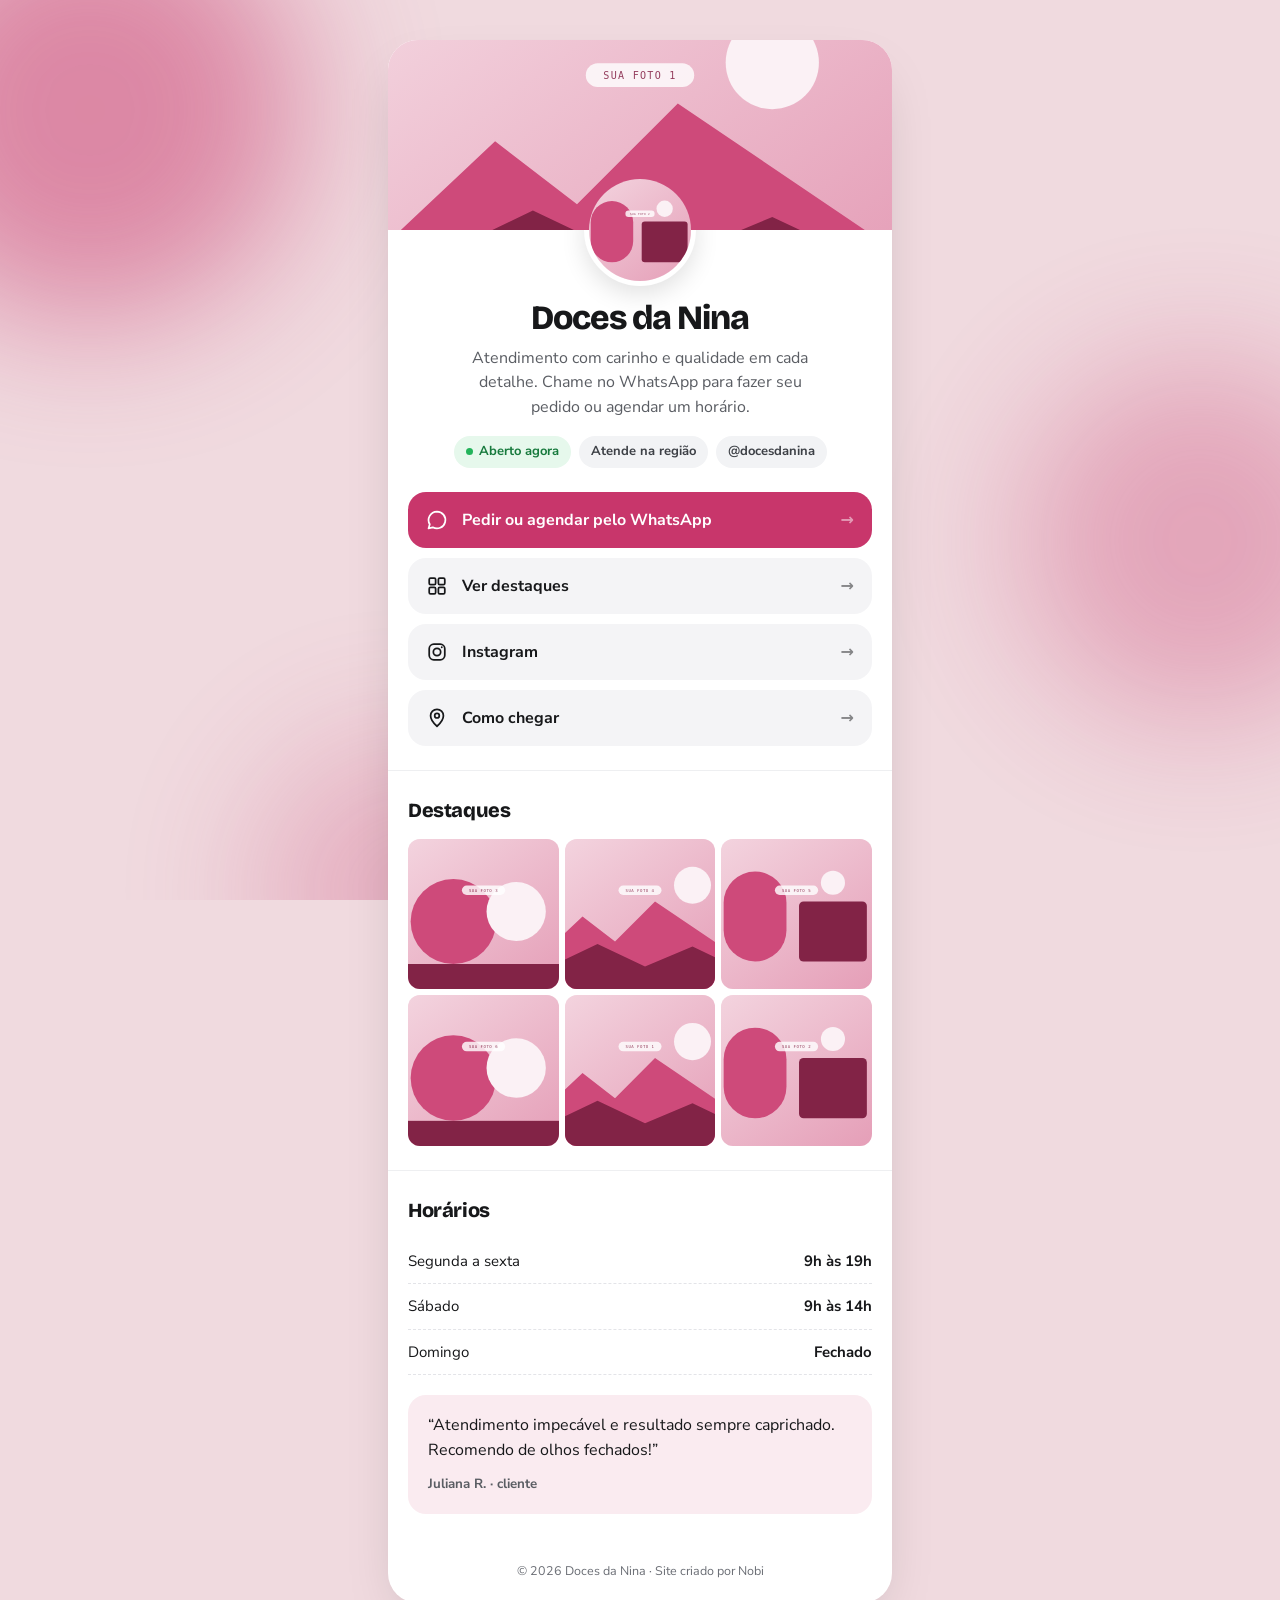
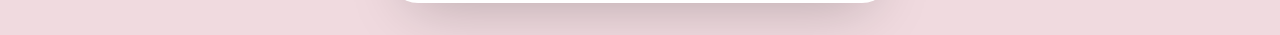
<file: modelos/cartao/index.html>
<!doctype html>
<html lang="pt-BR">
<head>
<meta charset="utf-8">
<meta name="viewport" content="width=device-width, initial-scale=1">
<title>Doces da Nina</title>
<meta name="description" content="Doces da Nina: peça pelo WhatsApp, veja os destaques e os horários.">
<!--
  Modelo 05 · Cartão · base criada pela Nobi
  Como editar:
  - Textos: edite direto neste arquivo.
  - Cor: mude --b no início do style.css.
  - Fotos: troque os arquivos da pasta img/ (foto-1 a foto-6) e ajuste o src se mudar a extensão.
  - WhatsApp: troque 5500000000000 pelo número do cliente (55 + DDD + número).
-->
<link rel="preconnect" href="https://fonts.googleapis.com">
<link rel="preconnect" href="https://fonts.gstatic.com" crossorigin>
<link rel="stylesheet" href="https://fonts.googleapis.com/css2?family=Bricolage+Grotesque:opsz,wght@12..96,600;12..96,800&amp;family=Nunito+Sans:wght@400;600;700&amp;display=swap">
<link rel="stylesheet" href="style.css">
</head>
<body>
<div class="bg" aria-hidden="true"><i></i><i></i><i></i></div>
<div class="page" id="topo">
  <div class="card">
    <div class="cover"><img src="img/foto-1.svg" alt="Foto 1 de Doces da Nina"></div>
    <div class="head">
      <div class="avatar"><img src="img/foto-2.svg" alt="Foto 2 de Doces da Nina"></div>
      <h1>Doces da Nina</h1>
      <p class="bio">Atendimento com carinho e qualidade em cada detalhe. Chame no WhatsApp para fazer seu pedido ou agendar um horário.</p>
      <div class="chips"><span class="on">Aberto agora</span><span>Atende na região</span><span>@docesdanina</span></div>
    </div>
    <div class="links">
      <a class="link main" href="https://wa.me/5500000000000"><svg viewBox="0 0 24 24" fill="none" stroke="currentColor" stroke-width="1.9" stroke-linejoin="round"><path d="M12 2.8a9.2 9.2 0 0 0-7.9 13.9L2.8 21.2l4.6-1.2A9.2 9.2 0 1 0 12 2.8z"/></svg><span>Pedir ou agendar pelo WhatsApp</span><em>→</em></a>
      <a class="link" href="#destaques"><svg viewBox="0 0 24 24" fill="none" stroke="currentColor" stroke-width="1.9"><rect x="3.5" y="3.5" width="7" height="7" rx="1.5"/><rect x="13.5" y="3.5" width="7" height="7" rx="1.5"/><rect x="3.5" y="13.5" width="7" height="7" rx="1.5"/><rect x="13.5" y="13.5" width="7" height="7" rx="1.5"/></svg><span>Ver destaques</span><em>→</em></a>
      <a class="link" href="#contato"><svg viewBox="0 0 24 24" fill="none" stroke="currentColor" stroke-width="1.9"><rect x="3.5" y="3.5" width="17" height="17" rx="5"/><circle cx="12" cy="12" r="4"/><circle cx="17.2" cy="6.8" r="1" fill="currentColor" stroke="none"/></svg><span>Instagram</span><em>→</em></a>
      <a class="link" href="#horarios"><svg viewBox="0 0 24 24" fill="none" stroke="currentColor" stroke-width="1.9" stroke-linejoin="round"><path d="M12 21s-7-6.2-7-11.5a7 7 0 0 1 14 0C19 14.8 12 21 12 21z"/><circle cx="12" cy="9.5" r="2.5"/></svg><span>Como chegar</span><em>→</em></a>
    </div>
    <section class="sec" id="destaques">
      <h2>Destaques</h2>
      <div class="grid"><img src="img/foto-3.svg" alt="Foto 3 de Doces da Nina"><img src="img/foto-4.svg" alt="Foto 4 de Doces da Nina"><img src="img/foto-5.svg" alt="Foto 5 de Doces da Nina"><img src="img/foto-6.svg" alt="Foto 6 de Doces da Nina"><img src="img/foto-1.svg" alt="Foto 1 de Doces da Nina"><img src="img/foto-2.svg" alt="Foto 2 de Doces da Nina"></div>
    </section>
    <section class="sec" id="horarios">
      <h2>Horários</h2>
      <ul class="hours"><li><span>Segunda a sexta</span><b>9h às 19h</b></li><li><span>Sábado</span><b>9h às 14h</b></li><li><span>Domingo</span><b>Fechado</b></li></ul>
      <div class="quote" id="contato"><p>“Atendimento impecável e resultado sempre caprichado. Recomendo de olhos fechados!”</p><small>Juliana R. · cliente</small></div>
    </section>
    <footer>© 2026 <span>Doces da Nina</span> · <span>Site criado por Nobi</span></footer>
  </div>
</div>
</body>
</html>
</file>
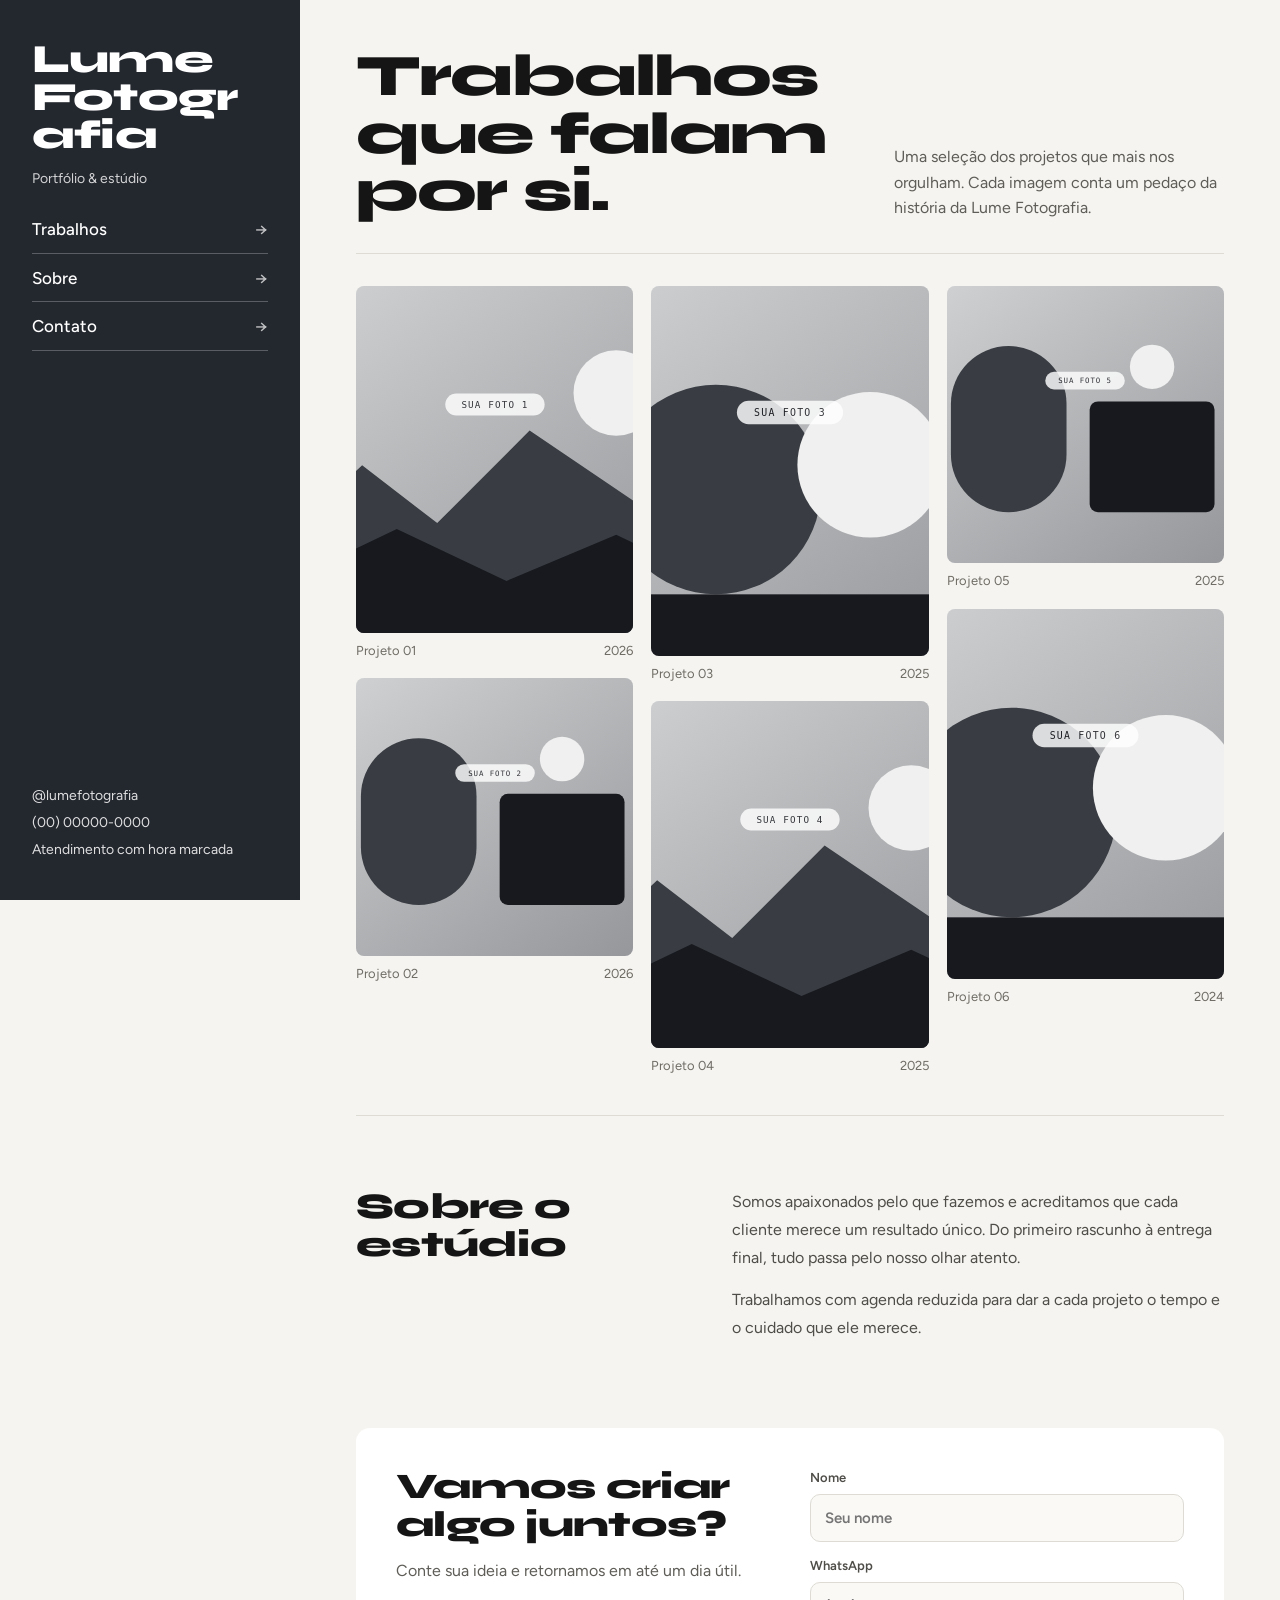
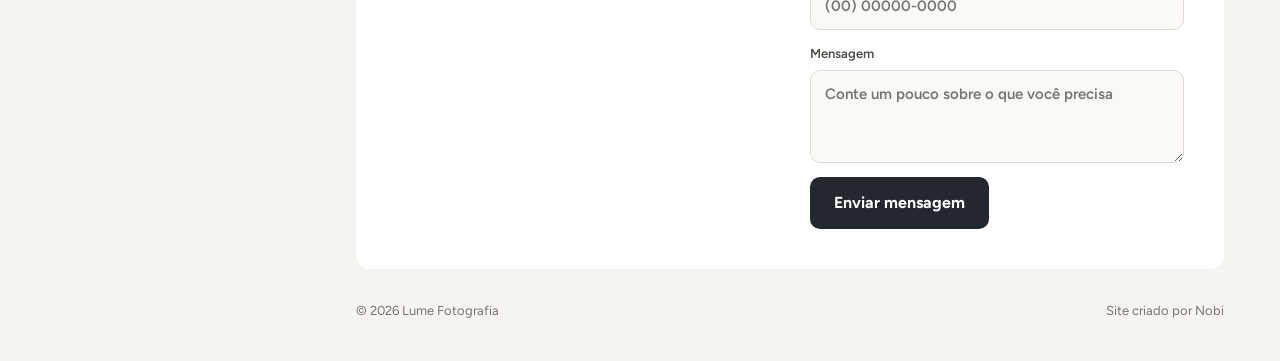
<file: modelos/galeria/index.html>
<!doctype html>
<html lang="pt-BR">
<head>
<meta charset="utf-8">
<meta name="viewport" content="width=device-width, initial-scale=1">
<title>Lume Fotografia</title>
<meta name="description" content="Lume Fotografia: portfólio com os trabalhos selecionados do estúdio.">
<!--
  Modelo 03 · Galeria · base criada pela Nobi
  Como editar:
  - Textos: edite direto neste arquivo.
  - Cor: mude --b no início do style.css.
  - Fotos: troque os arquivos da pasta img/ (foto-1 a foto-6) e ajuste o src se mudar a extensão.
  - WhatsApp: troque 5500000000000 pelo número do cliente (55 + DDD + número).
-->
<link rel="preconnect" href="https://fonts.googleapis.com">
<link rel="preconnect" href="https://fonts.gstatic.com" crossorigin>
<link rel="stylesheet" href="https://fonts.googleapis.com/css2?family=Syne:wght@600;700;800&amp;family=Figtree:wght@400;500;600;700&amp;display=swap">
<link rel="stylesheet" href="style.css">
</head>
<body>
<div class="layout">
  <aside>
    <a class="name" href="#topo">Lume Fotografia</a>
    <p class="tag">Portfólio &amp; estúdio</p>
    <nav><a href="#trabalhos">Trabalhos</a><a href="#sobre">Sobre</a><a href="#contato">Contato</a></nav>
    <div class="meta"><span>@lumefotografia</span><span>(00) 00000-0000</span><span>Atendimento com hora marcada</span></div>
  </aside>
  <main id="topo">
    <div class="intro" id="trabalhos">
      <h1>Trabalhos que falam por si.</h1>
      <p>Uma seleção dos projetos que mais nos orgulham. Cada imagem conta um pedaço da história da <span>Lume Fotografia</span>.</p>
    </div>
    <div class="masonry">
      <figure><img src="img/foto-1.svg" alt="Foto 1 de Lume Fotografia"><figcaption><span>Projeto 01</span><span>2026</span></figcaption></figure>
      <figure><img src="img/foto-2.svg" alt="Foto 2 de Lume Fotografia"><figcaption><span>Projeto 02</span><span>2026</span></figcaption></figure>
      <figure><img src="img/foto-3.svg" alt="Foto 3 de Lume Fotografia"><figcaption><span>Projeto 03</span><span>2025</span></figcaption></figure>
      <figure><img src="img/foto-4.svg" alt="Foto 4 de Lume Fotografia"><figcaption><span>Projeto 04</span><span>2025</span></figcaption></figure>
      <figure><img src="img/foto-5.svg" alt="Foto 5 de Lume Fotografia"><figcaption><span>Projeto 05</span><span>2025</span></figcaption></figure>
      <figure><img src="img/foto-6.svg" alt="Foto 6 de Lume Fotografia"><figcaption><span>Projeto 06</span><span>2024</span></figcaption></figure>
    </div>
    <section class="about" id="sobre">
      <h2>Sobre o estúdio</h2>
      <div>
        <p>Somos apaixonados pelo que fazemos e acreditamos que cada cliente merece um resultado único. Do primeiro rascunho à entrega final, tudo passa pelo nosso olhar atento.</p>
        <p>Trabalhamos com agenda reduzida para dar a cada projeto o tempo e o cuidado que ele merece.</p>
      </div>
    </section>
    <section class="contact-card" id="contato">
      <div><h2>Vamos criar algo juntos?</h2><p>Conte sua ideia e retornamos em até um dia útil.</p></div>
      <form>
        <label>Nome<input placeholder="Seu nome"></label>
        <label>WhatsApp<input placeholder="(00) 00000-0000"></label>
        <label>Mensagem<textarea rows="3" placeholder="Conte um pouco sobre o que você precisa"></textarea></label>
        <button class="btn" type="button">Enviar mensagem</button>
      </form>
    </section>
    <footer><span>© 2026 <span>Lume Fotografia</span></span><span>Site criado por Nobi</span></footer>
  </main>
</div>
</body>
</html>
</file>
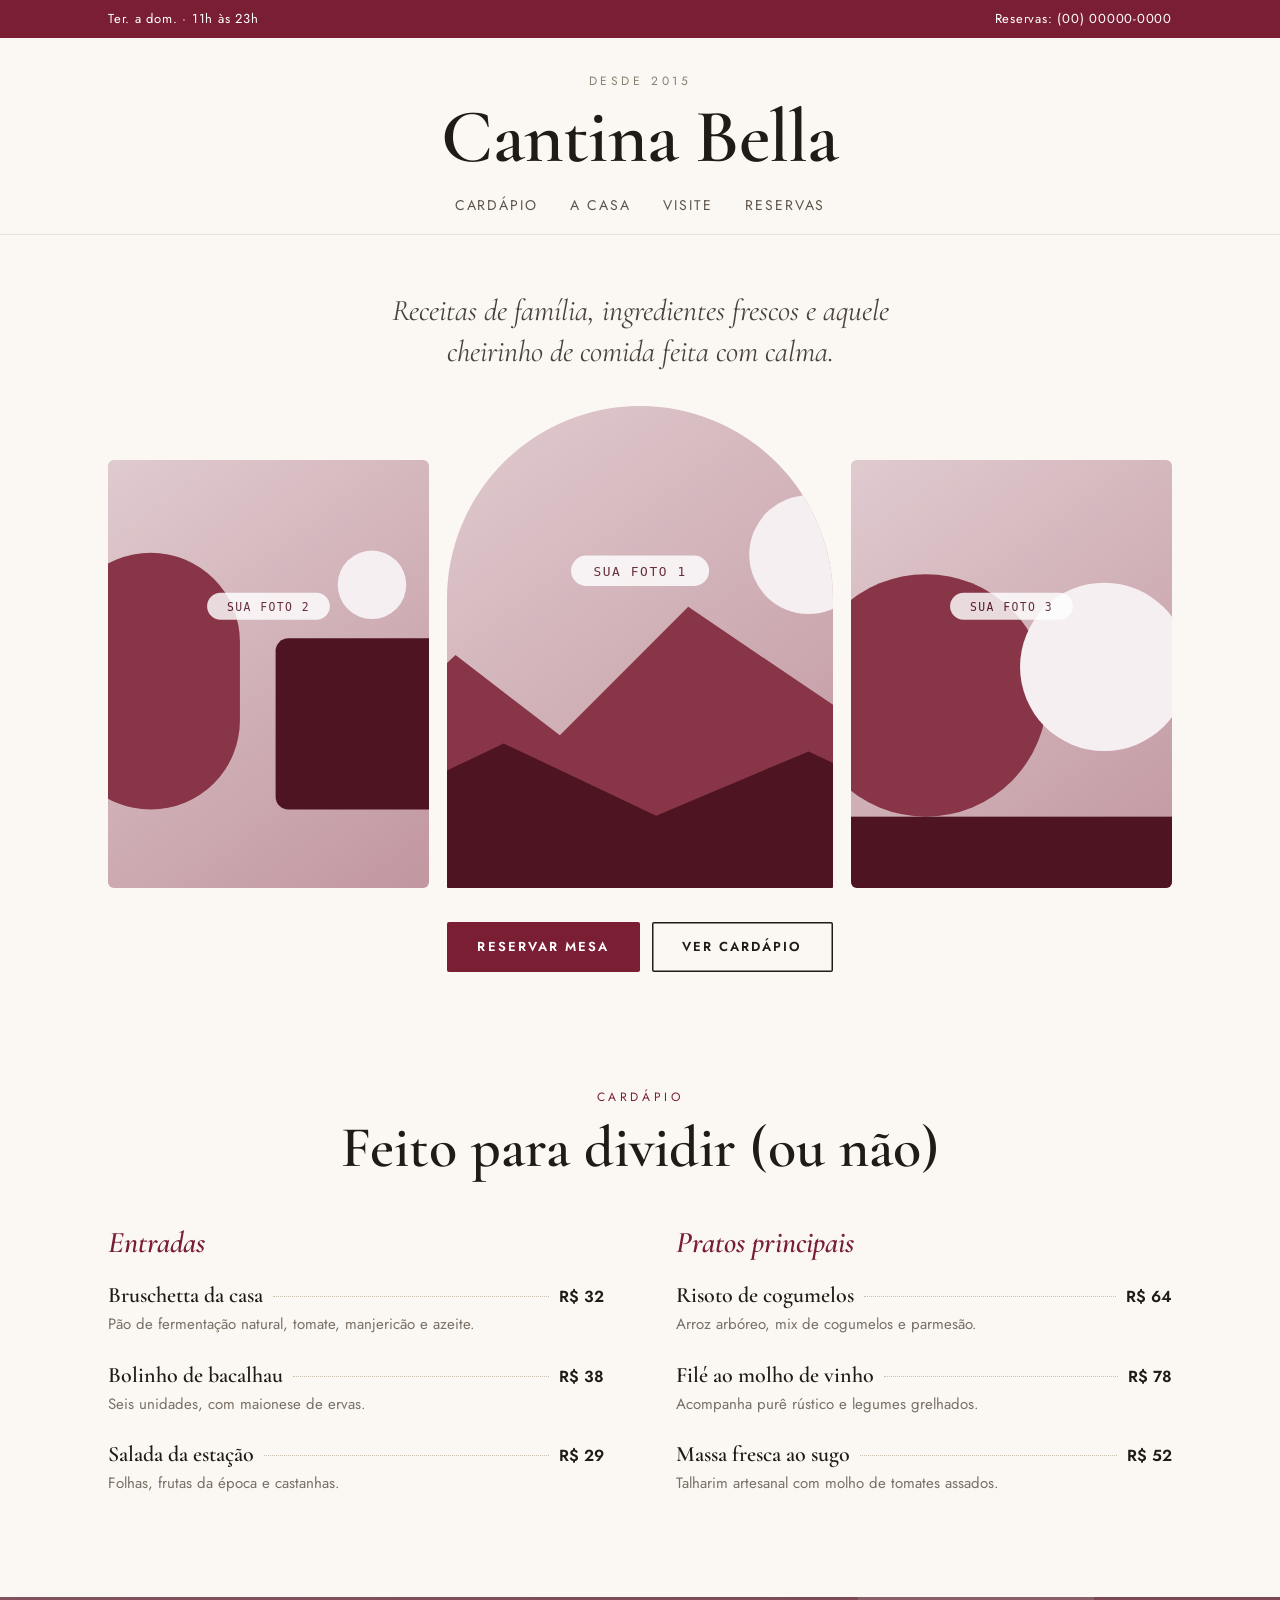
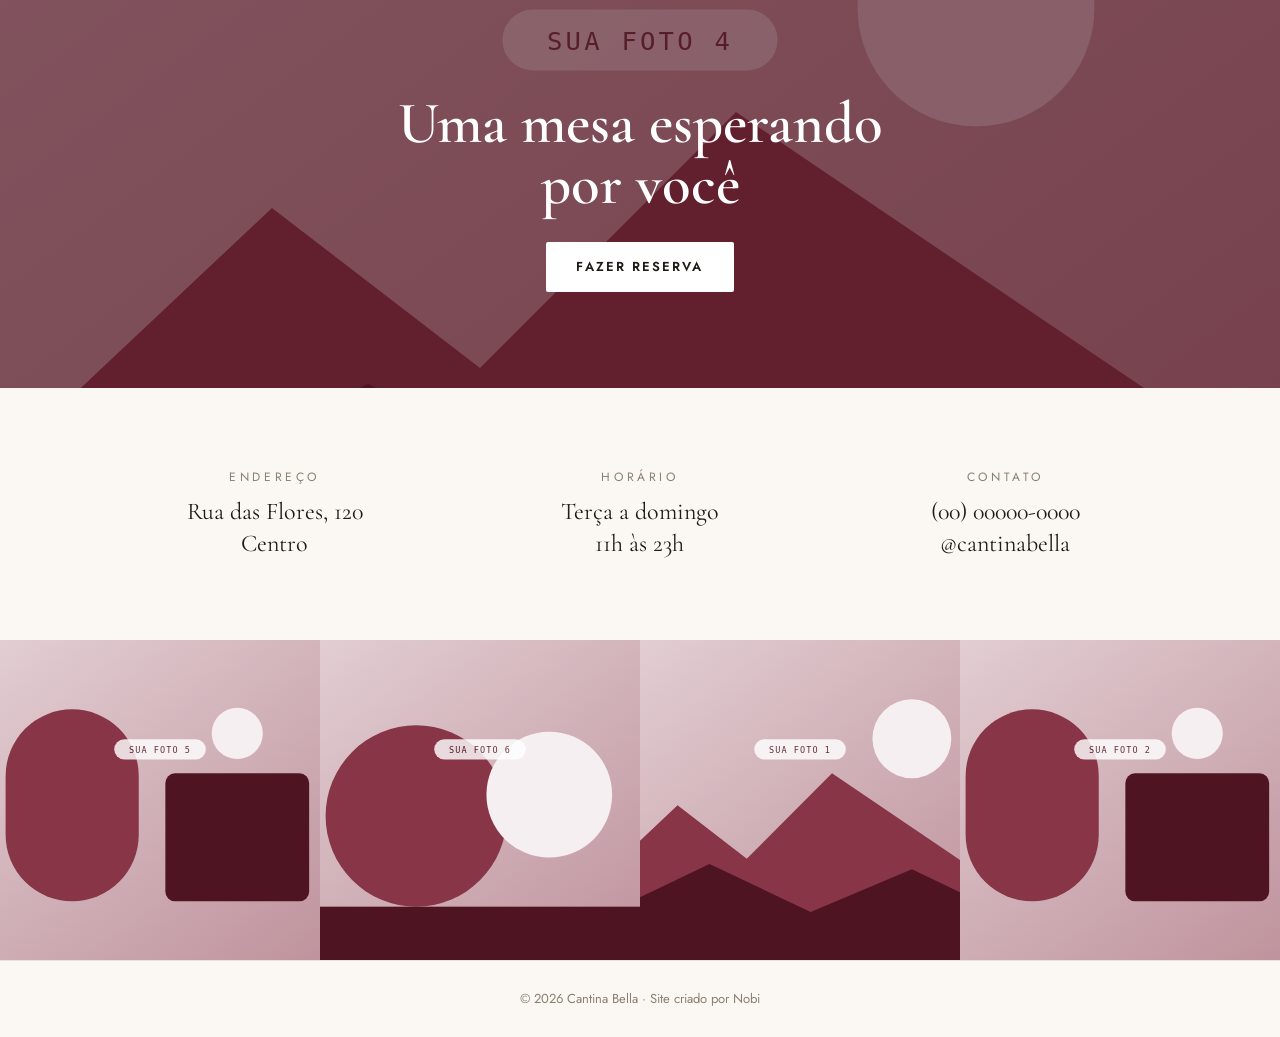
<file: modelos/menu/index.html>
<!doctype html>
<html lang="pt-BR">
<head>
<meta charset="utf-8">
<meta name="viewport" content="width=device-width, initial-scale=1">
<title>Cantina Bella</title>
<meta name="description" content="Cantina Bella: receitas de família, ingredientes frescos e reservas pelo WhatsApp.">
<!--
  Modelo 06 · Menu · base criada pela Nobi
  Como editar:
  - Textos: edite direto neste arquivo.
  - Cor: mude --b no início do style.css.
  - Fotos: troque os arquivos da pasta img/ (foto-1 a foto-6) e ajuste o src se mudar a extensão.
  - WhatsApp: troque 5500000000000 pelo número do cliente (55 + DDD + número).
-->
<link rel="preconnect" href="https://fonts.googleapis.com">
<link rel="preconnect" href="https://fonts.gstatic.com" crossorigin>
<link rel="stylesheet" href="https://fonts.googleapis.com/css2?family=Cormorant+Garamond:ital,wght@0,500;0,600;0,700;1,500&amp;family=Jost:wght@400;500;600&amp;display=swap">
<link rel="stylesheet" href="style.css">
</head>
<body>
<div class="bar"><div class="w"><span>Ter. a dom. · 11h às 23h</span><span>Reservas: (00) 00000-0000</span></div></div>
<header class="head" id="topo">
  <p class="since">Desde 2015</p>
  <h1>Cantina Bella</h1>
  <nav><a href="#cardapio">Cardápio</a><a href="#sobre">A casa</a><a href="#visite">Visite</a><a href="#visite">Reservas</a></nav>
</header>
<section class="hero" id="sobre"><div class="w">
  <p class="tag">Receitas de família, ingredientes frescos e aquele cheirinho de comida feita com calma.</p>
  <div class="trio"><img src="img/foto-2.svg" alt="Foto 2 de Cantina Bella"><img src="img/foto-1.svg" alt="Foto 1 de Cantina Bella"><img src="img/foto-3.svg" alt="Foto 3 de Cantina Bella"></div>
  <div class="row"><a class="btn" href="#visite">Reservar mesa</a><a class="btn out" href="#cardapio">Ver cardápio</a></div>
</div></section>
<section class="menu" id="cardapio"><div class="w">
  <div class="menu-head"><small>Cardápio</small><h2>Feito para dividir (ou não)</h2></div>
  <div class="cols">
    <div>
      <h3 class="cat">Entradas</h3>
      <div class="item"><div class="item-top"><h3>Bruschetta da casa</h3><i></i><b>R$ 32</b></div><p>Pão de fermentação natural, tomate, manjericão e azeite.</p></div>
      <div class="item"><div class="item-top"><h3>Bolinho de bacalhau</h3><i></i><b>R$ 38</b></div><p>Seis unidades, com maionese de ervas.</p></div>
      <div class="item"><div class="item-top"><h3>Salada da estação</h3><i></i><b>R$ 29</b></div><p>Folhas, frutas da época e castanhas.</p></div>
    </div>
    <div>
      <h3 class="cat">Pratos principais</h3>
      <div class="item"><div class="item-top"><h3>Risoto de cogumelos</h3><i></i><b>R$ 64</b></div><p>Arroz arbóreo, mix de cogumelos e parmesão.</p></div>
      <div class="item"><div class="item-top"><h3>Filé ao molho de vinho</h3><i></i><b>R$ 78</b></div><p>Acompanha purê rústico e legumes grelhados.</p></div>
      <div class="item"><div class="item-top"><h3>Massa fresca ao sugo</h3><i></i><b>R$ 52</b></div><p>Talharim artesanal com molho de tomates assados.</p></div>
    </div>
  </div>
</div></section>
<section class="band"><img src="img/foto-4.svg" alt="Foto 4 de Cantina Bella"><div class="w"><h2>Uma mesa esperando por você</h2><a class="btn" href="#visite">Fazer reserva</a></div></section>
<section class="w info" id="visite">
  <div><small>Endereço</small><p>Rua das Flores, 120<br>Centro</p></div>
  <div><small>Horário</small><p>Terça a domingo<br>11h às 23h</p></div>
  <div><small>Contato</small><p>(00) 00000-0000<br><span>@cantinabella</span></p></div>
</section>
<div class="gal"><img src="img/foto-5.svg" alt="Foto 5 de Cantina Bella"><img src="img/foto-6.svg" alt="Foto 6 de Cantina Bella"><img src="img/foto-1.svg" alt="Foto 1 de Cantina Bella"><img src="img/foto-2.svg" alt="Foto 2 de Cantina Bella"></div>
<footer><div class="w">© 2026 <span>Cantina Bella</span> · <span>Site criado por Nobi</span></div></footer>
</body>
</html>
</file>
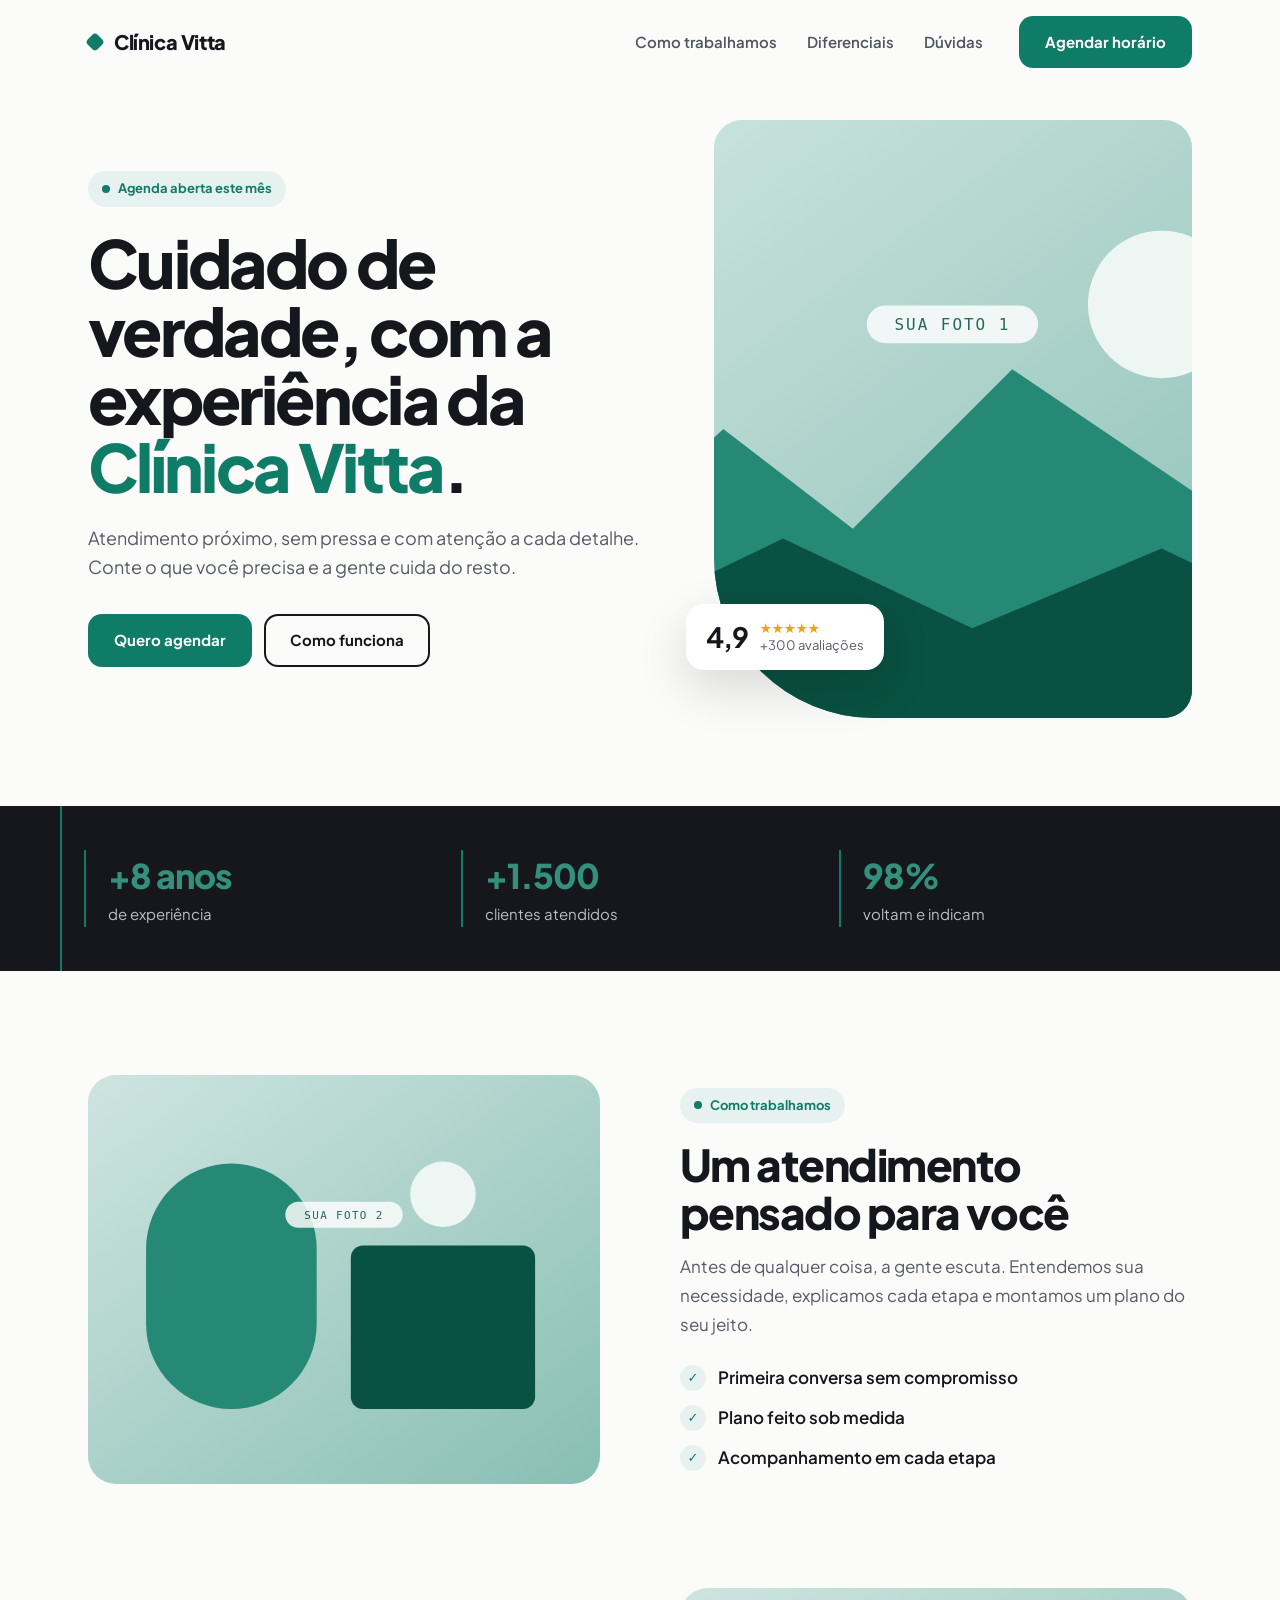
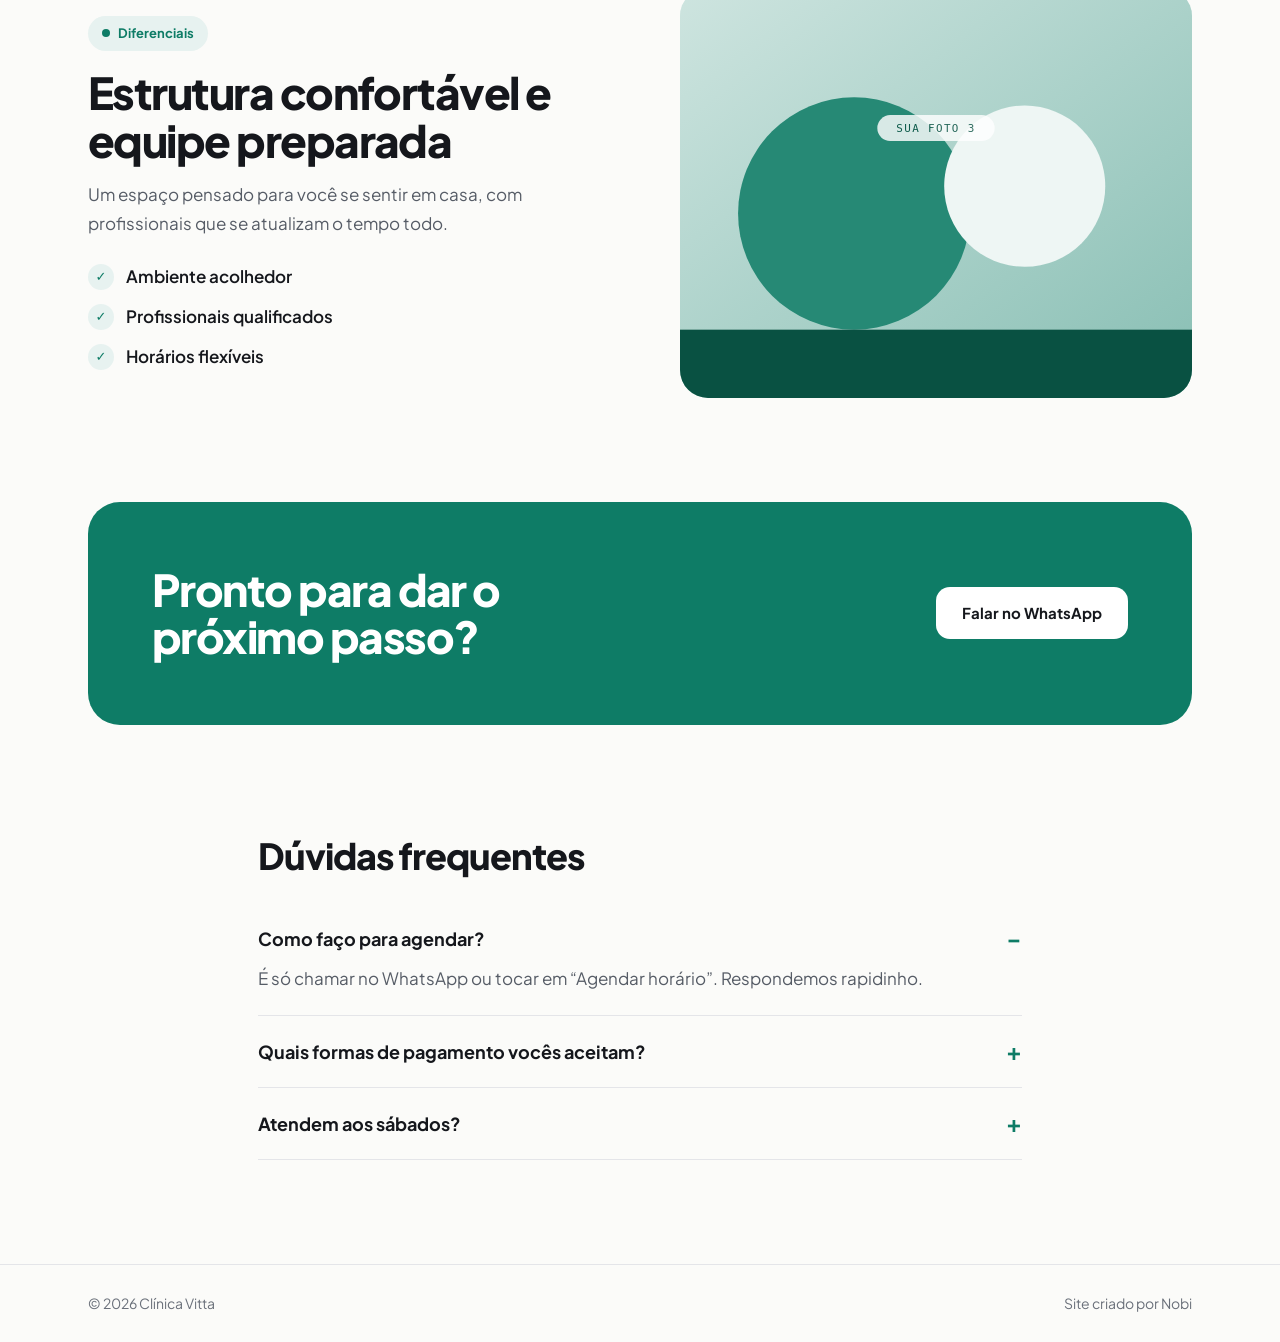
<file: modelos/perfil/index.html>
<!doctype html>
<html lang="pt-BR">
<head>
<meta charset="utf-8">
<meta name="viewport" content="width=device-width, initial-scale=1">
<title>Clínica Vitta</title>
<meta name="description" content="Clínica Vitta: atendimento próximo, sem pressa e com atenção a cada detalhe.">
<!--
  Modelo 02 · Perfil · base criada pela Nobi
  Como editar:
  - Textos: edite direto neste arquivo.
  - Cor: mude --b no início do style.css.
  - Fotos: troque os arquivos da pasta img/ (foto-1 a foto-6) e ajuste o src se mudar a extensão.
  - WhatsApp: troque 5500000000000 pelo número do cliente (55 + DDD + número).
-->
<link rel="preconnect" href="https://fonts.googleapis.com">
<link rel="preconnect" href="https://fonts.gstatic.com" crossorigin>
<link rel="stylesheet" href="https://fonts.googleapis.com/css2?family=Plus+Jakarta+Sans:wght@400;500;600;700;800&amp;display=swap">
<link rel="stylesheet" href="style.css">
</head>
<body>
<header class="top"><div class="w">
  <a class="logo" href="#topo"><i></i><span>Clínica Vitta</span></a>
  <nav><a href="#como">Como trabalhamos</a><a href="#diferenciais">Diferenciais</a><a href="#duvidas">Dúvidas</a></nav>
  <a class="btn" href="#contato">Agendar horário</a>
</div></header>
<section class="hero" id="topo"><div class="w">
  <div>
    <span class="pill">Agenda aberta este mês</span>
    <h1>Cuidado de verdade, com a experiência da <em>Clínica Vitta</em>.</h1>
    <p>Atendimento próximo, sem pressa e com atenção a cada detalhe. Conte o que você precisa e a gente cuida do resto.</p>
    <div class="row"><a class="btn" href="#contato">Quero agendar</a><a class="btn line" href="#como">Como funciona</a></div>
  </div>
  <div class="photo"><img src="img/foto-1.svg" alt="Foto 1 de Clínica Vitta"><div class="badge"><b>4,9</b><span><em>★★★★★</em><br>+300 avaliações</span></div></div>
</div></section>
<section class="stats"><div class="w">
  <div><b>+8 anos</b><span>de experiência</span></div>
  <div><b>+1.500</b><span>clientes atendidos</span></div>
  <div><b>98%</b><span>voltam e indicam</span></div>
</div></section>
<section class="feature" id="como"><div class="w">
  <img src="img/foto-2.svg" alt="Foto 2 de Clínica Vitta">
  <div>
    <span class="pill">Como trabalhamos</span>
    <h2>Um atendimento pensado para você</h2>
    <p>Antes de qualquer coisa, a gente escuta. Entendemos sua necessidade, explicamos cada etapa e montamos um plano do seu jeito.</p>
    <ul class="checks"><li>Primeira conversa sem compromisso</li><li>Plano feito sob medida</li><li>Acompanhamento em cada etapa</li></ul>
  </div>
</div></section>
<section class="feature rev" id="diferenciais"><div class="w">
  <img src="img/foto-3.svg" alt="Foto 3 de Clínica Vitta">
  <div>
    <span class="pill">Diferenciais</span>
    <h2>Estrutura confortável e equipe preparada</h2>
    <p>Um espaço pensado para você se sentir em casa, com profissionais que se atualizam o tempo todo.</p>
    <ul class="checks"><li>Ambiente acolhedor</li><li>Profissionais qualificados</li><li>Horários flexíveis</li></ul>
  </div>
</div></section>
<section class="cta" id="contato"><div class="box"><h2>Pronto para dar o próximo passo?</h2><a class="btn" href="https://wa.me/5500000000000">Falar no WhatsApp</a></div></section>
<section class="faq" id="duvidas"><div class="w">
  <h2>Dúvidas frequentes</h2>
  <details open><summary>Como faço para agendar?</summary><p>É só chamar no WhatsApp ou tocar em “Agendar horário”. Respondemos rapidinho.</p></details>
  <details><summary>Quais formas de pagamento vocês aceitam?</summary><p>Pix, cartão de crédito e débito.</p></details>
  <details><summary>Atendem aos sábados?</summary><p>Sim, aos sábados pela manhã, com horário marcado.</p></details>
</div></section>
<footer><div class="w"><span>© 2026 <span>Clínica Vitta</span></span><span>Site criado por Nobi</span></div></footer>
</body>
</html>
</file>
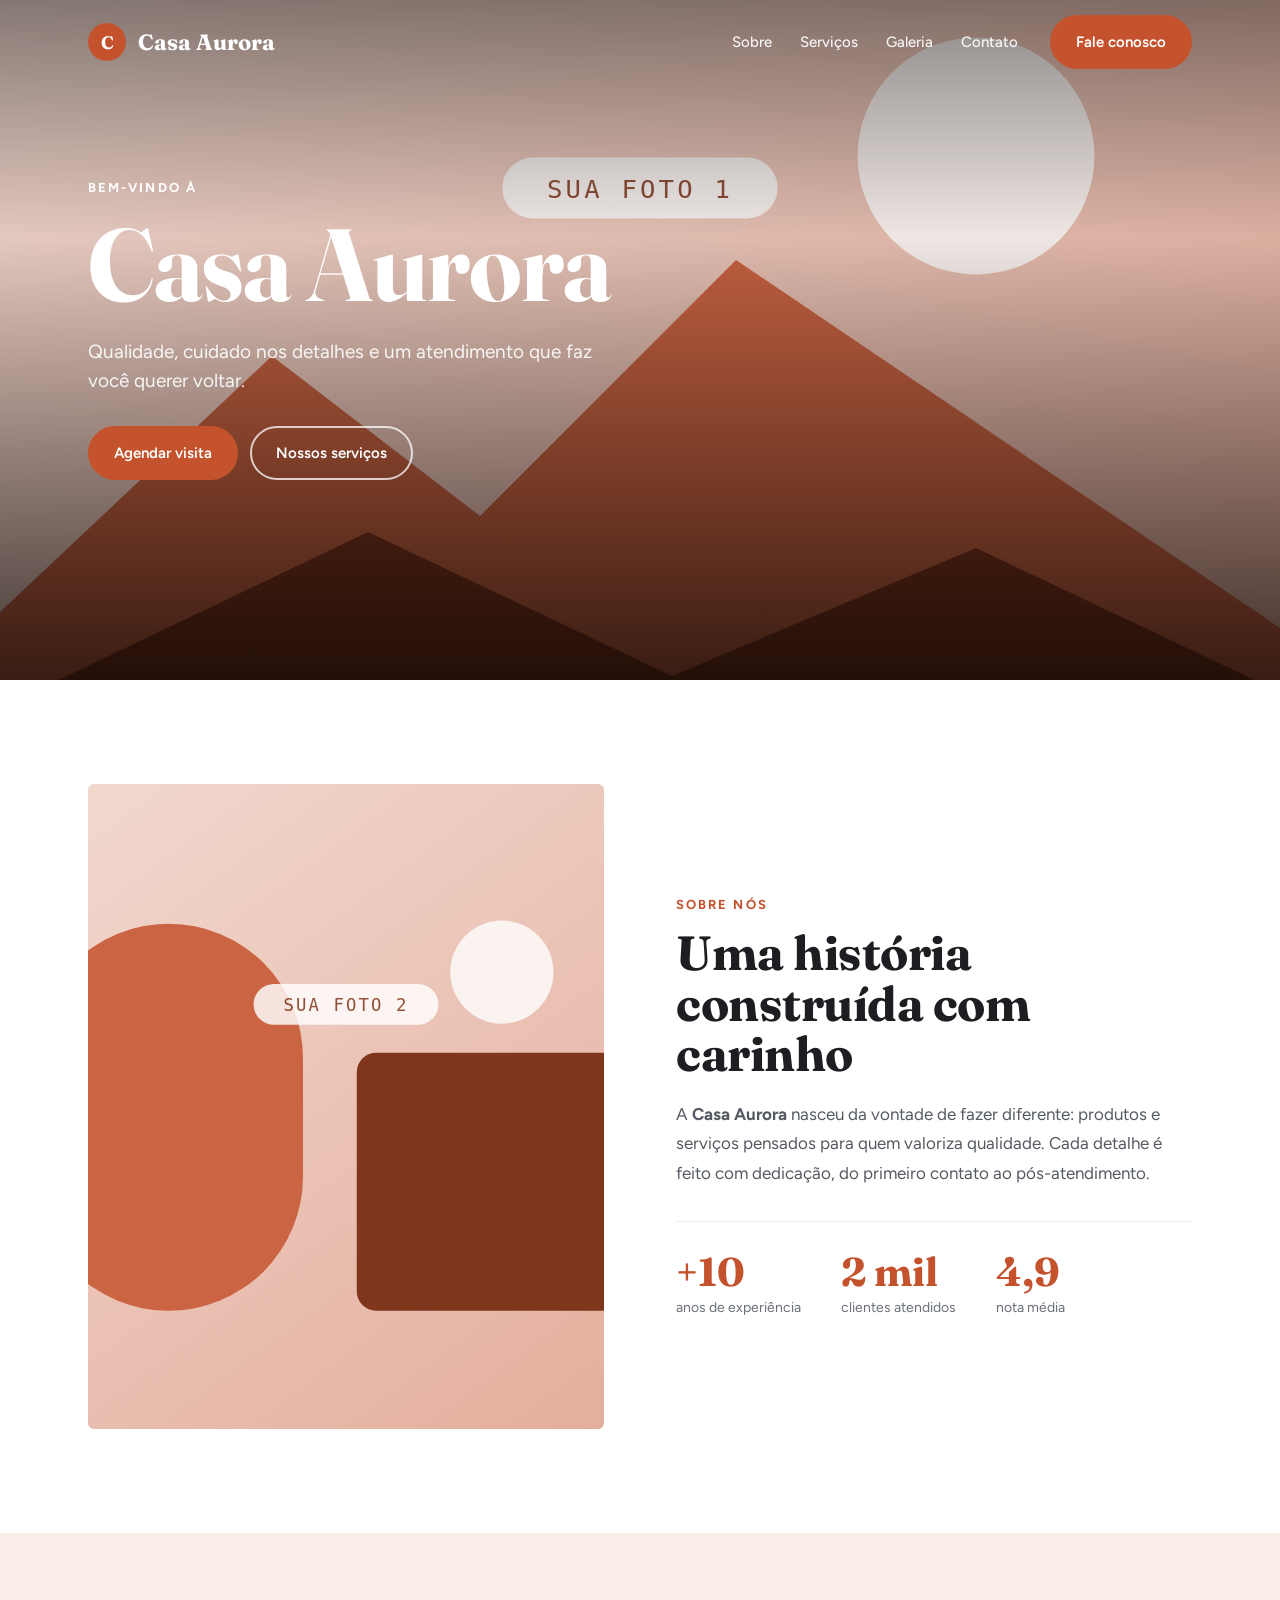
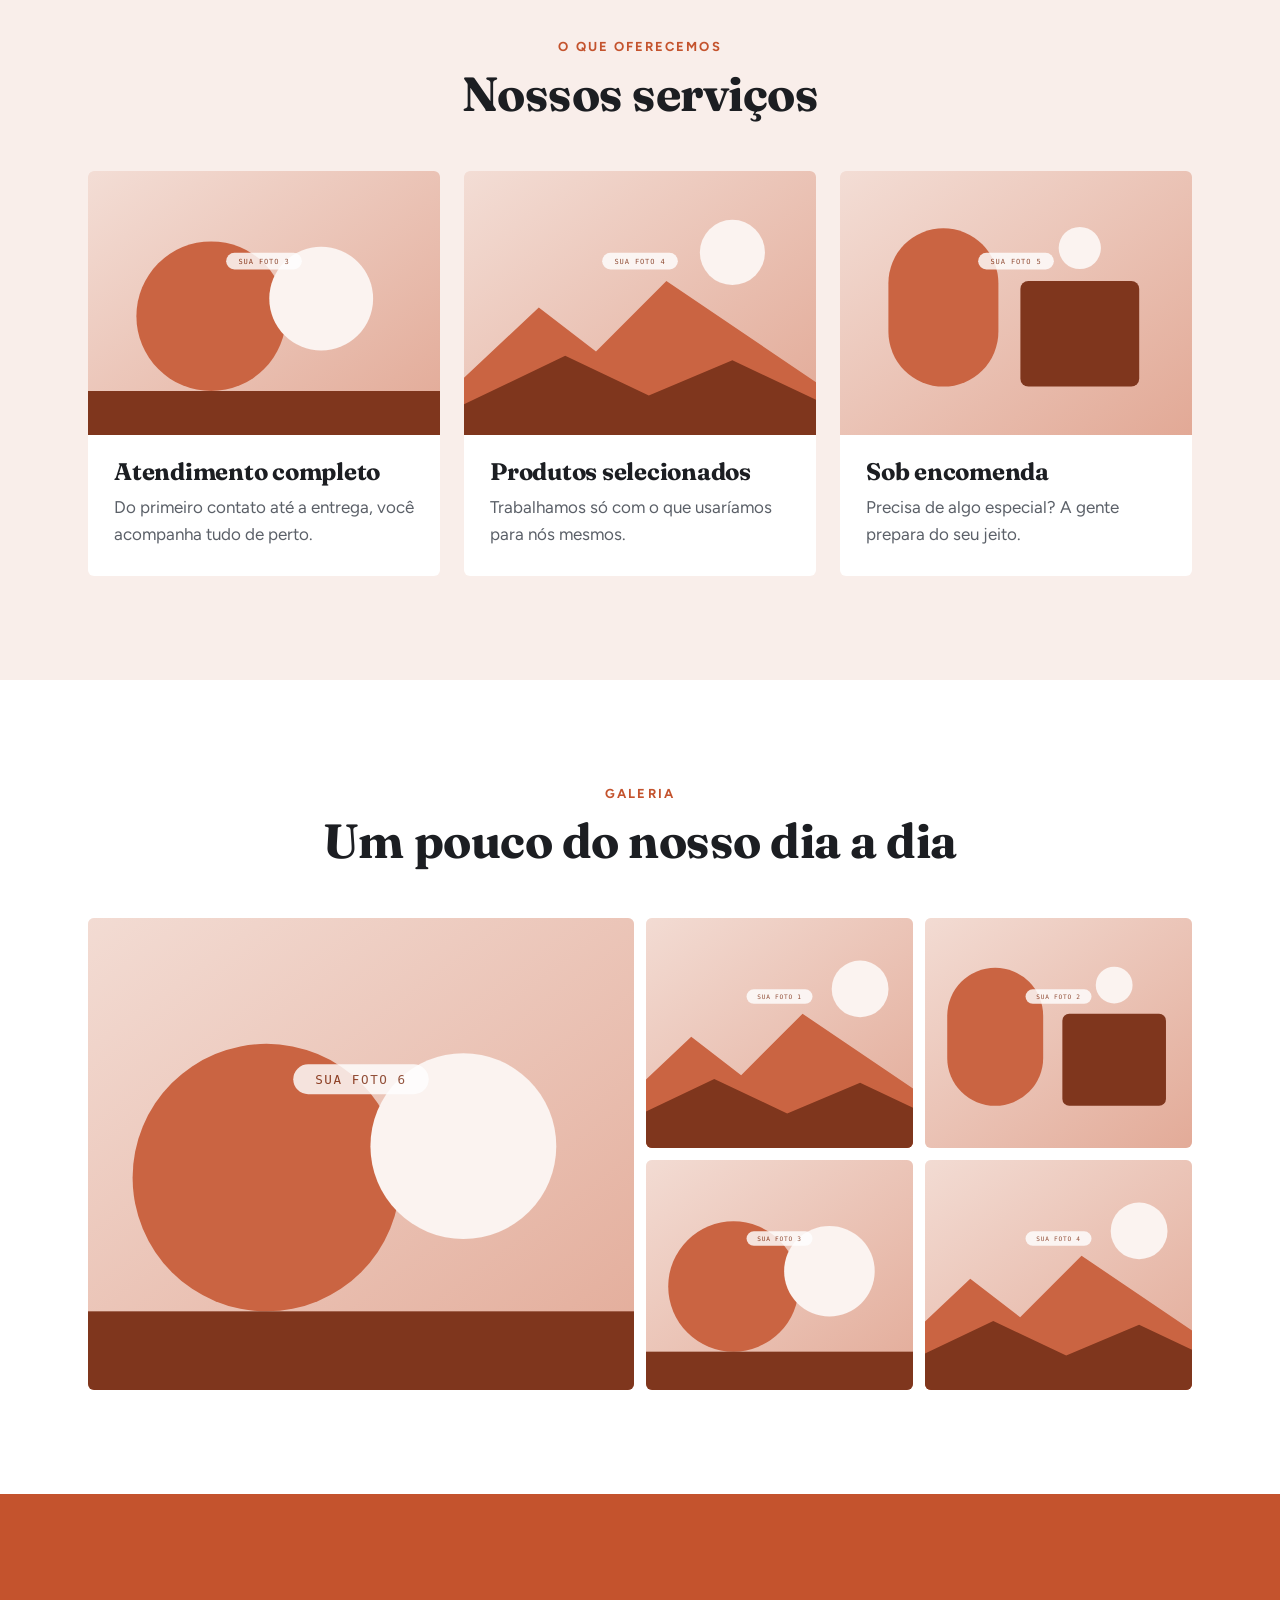
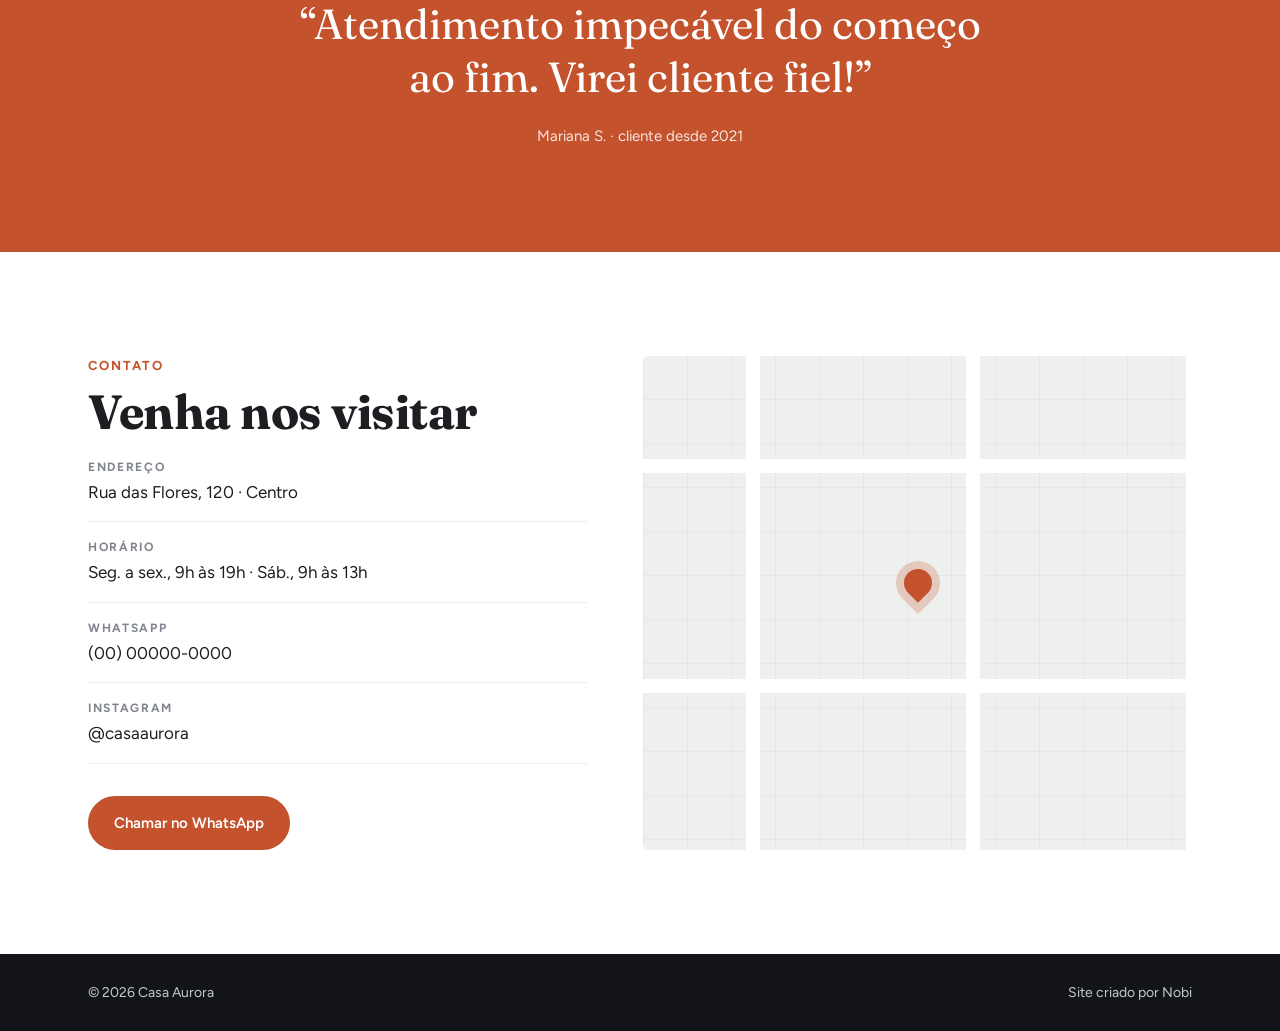
<file: modelos/vitrine/index.html>
<!doctype html>
<html lang="pt-BR">
<head>
<meta charset="utf-8">
<meta name="viewport" content="width=device-width, initial-scale=1">
<title>Casa Aurora</title>
<meta name="description" content="Casa Aurora: produtos selecionados, atendimento de verdade e um espaço feito com carinho.">
<!--
  Modelo 01 · Vitrine · base criada pela Nobi
  Como editar:
  - Textos: edite direto neste arquivo.
  - Cor: mude --b no início do style.css.
  - Fotos: troque os arquivos da pasta img/ (foto-1 a foto-6) e ajuste o src se mudar a extensão.
  - WhatsApp: troque 5500000000000 pelo número do cliente (55 + DDD + número).
-->
<link rel="preconnect" href="https://fonts.googleapis.com">
<link rel="preconnect" href="https://fonts.gstatic.com" crossorigin>
<link rel="stylesheet" href="https://fonts.googleapis.com/css2?family=Fraunces:opsz,wght@9..144,600;9..144,700&amp;family=Figtree:wght@400;500;600;700&amp;display=swap">
<link rel="stylesheet" href="style.css">
</head>
<body>
<header class="nav"><div class="w">
  <a class="logo" href="#topo"><i>C</i><span>Casa Aurora</span></a>
  <nav><a href="#sobre">Sobre</a><a href="#servicos">Serviços</a><a href="#galeria">Galeria</a><a href="#contato">Contato</a></nav>
  <a class="btn" href="#contato">Fale conosco</a>
</div></header>
<section class="hero" id="topo">
  <img src="img/foto-1.svg" alt="Foto 1 de Casa Aurora">
  <div class="shade"></div>
  <div class="w in">
    <p class="eyebrow">Bem-vindo à</p>
    <h1>Casa Aurora</h1>
    <p class="lead">Qualidade, cuidado nos detalhes e um atendimento que faz você querer voltar.</p>
    <div class="row"><a class="btn" href="#contato">Agendar visita</a><a class="btn ghost" href="#servicos">Nossos serviços</a></div>
  </div>
</section>
<section class="about" id="sobre"><div class="w">
  <img src="img/foto-2.svg" alt="Foto 2 de Casa Aurora">
  <div>
    <p class="eyebrow">Sobre nós</p>
    <h2>Uma história construída com carinho</h2>
    <p>A <b>Casa Aurora</b> nasceu da vontade de fazer diferente: produtos e serviços pensados para quem valoriza qualidade. Cada detalhe é feito com dedicação, do primeiro contato ao pós-atendimento.</p>
    <ul class="facts"><li><b>+10</b><span>anos de experiência</span></li><li><b>2 mil</b><span>clientes atendidos</span></li><li><b>4,9</b><span>nota média</span></li></ul>
  </div>
</div></section>
<section class="services" id="servicos"><div class="w">
  <div class="sec-title"><p class="eyebrow">O que oferecemos</p><h2>Nossos serviços</h2></div>
  <div class="cards">
    <article class="card"><img src="img/foto-3.svg" alt="Foto 3 de Casa Aurora"><div><h3>Atendimento completo</h3><p>Do primeiro contato até a entrega, você acompanha tudo de perto.</p></div></article>
    <article class="card"><img src="img/foto-4.svg" alt="Foto 4 de Casa Aurora"><div><h3>Produtos selecionados</h3><p>Trabalhamos só com o que usaríamos para nós mesmos.</p></div></article>
    <article class="card"><img src="img/foto-5.svg" alt="Foto 5 de Casa Aurora"><div><h3>Sob encomenda</h3><p>Precisa de algo especial? A gente prepara do seu jeito.</p></div></article>
  </div>
</div></section>
<section id="galeria"><div class="w">
  <div class="sec-title"><p class="eyebrow">Galeria</p><h2>Um pouco do nosso dia a dia</h2></div>
  <div class="gal"><img src="img/foto-6.svg" alt="Foto 6 de Casa Aurora"><img src="img/foto-1.svg" alt="Foto 1 de Casa Aurora"><img src="img/foto-2.svg" alt="Foto 2 de Casa Aurora"><img src="img/foto-3.svg" alt="Foto 3 de Casa Aurora"><img src="img/foto-4.svg" alt="Foto 4 de Casa Aurora"></div>
</div></section>
<section class="quote"><div class="w"><blockquote>“Atendimento impecável do começo ao fim. Virei cliente fiel!”</blockquote><p>Mariana S. · cliente desde 2021</p></div></section>
<section class="contact" id="contato"><div class="w">
  <div>
    <p class="eyebrow">Contato</p>
    <h2>Venha nos visitar</h2>
    <ul class="info">
      <li><small>Endereço</small>Rua das Flores, 120 · Centro</li>
      <li><small>Horário</small>Seg. a sex., 9h às 19h · Sáb., 9h às 13h</li>
      <li><small>WhatsApp</small>(00) 00000-0000</li>
      <li><small>Instagram</small><span>@casaaurora</span></li>
    </ul>
    <a class="btn" href="https://wa.me/5500000000000">Chamar no WhatsApp</a>
  </div>
  <div class="map" aria-hidden="true"><span class="pin"></span></div>
</div></section>
<footer><div class="w"><span>© 2026 <span>Casa Aurora</span></span><span>Site criado por Nobi</span></div></footer>
</body>
</html>
</file>
<file: assets/css/style.css>
/* ==========================================================
   Nobi · estilos do site
   Cores, fontes e medidas ficam nas variáveis do :root.
   ========================================================== */

:root {
  --paper: #EEF0F2;
  --paper-2: #E3E6EA;
  --card: #FFFFFF;
  --ink: #111418;
  --ink-soft: #4B525D;
  --ink-faint: #7A828E;
  --line: #D2D7DE;
  --line-strong: #A9B1BC;

  --volt: #FFD43B;          /* amarelo "marca-texto" da Nobi */
  --volt-hover: #F7C613;
  --volt-ink: #111418;      /* texto sobre o amarelo */

  --inv-bg: #121519;        /* faixa invertida (site personalizado) */
  --inv-ink: #EEF0F2;
  --inv-soft: #A3ACB8;
  --inv-line: #2B323B;

  --wa: #25D366;
  --shadow: 0 1px 2px rgba(17, 20, 24, .06), 0 14px 36px -10px rgba(17, 20, 24, .2);

  --f-display: "Archivo", "Arial Black", "Helvetica Neue", Arial, sans-serif;
  --f-body: "Instrument Sans", system-ui, -apple-system, "Segoe UI", Roboto, Arial, sans-serif;
  --f-mono: "JetBrains Mono", ui-monospace, "Cascadia Code", Consolas, "Courier New", monospace;

  --r-sm: 8px;
  --r-md: 12px;
  --r-lg: 18px;
  --wrap: 1200px;
  --gutter: clamp(16px, 4vw, 40px);
  --header-h: 68px;

  --page: var(--paper);     /* cor de fundo da página (não muda dentro das seções escuras) */
  color-scheme: light;
}

@media (prefers-color-scheme: dark) {
  :root:not([data-theme="light"]) {
    --paper: #0F1215;
    --paper-2: #151A1F;
    --card: #1A2027;
    --ink: #EDF0F3;
    --ink-soft: #A3ACB8;
    --ink-faint: #737D8A;
    --line: #29313A;
    --line-strong: #434D59;
    --volt-hover: #FFDD5C;
    --inv-bg: #E9ECEF;
    --inv-ink: #111418;
    --inv-soft: #4B525D;
    --inv-line: #C9CFD6;
    --shadow: 0 1px 2px rgba(0, 0, 0, .4), 0 18px 44px -12px rgba(0, 0, 0, .65);
    color-scheme: dark;
  }
}

:root[data-theme="dark"] {
  --paper: #0F1215;
  --paper-2: #151A1F;
  --card: #1A2027;
  --ink: #EDF0F3;
  --ink-soft: #A3ACB8;
  --ink-faint: #737D8A;
  --line: #29313A;
  --line-strong: #434D59;
  --volt-hover: #FFDD5C;
  --inv-bg: #E9ECEF;
  --inv-ink: #111418;
  --inv-soft: #4B525D;
  --inv-line: #C9CFD6;
  --shadow: 0 1px 2px rgba(0, 0, 0, .4), 0 18px 44px -12px rgba(0, 0, 0, .65);
  color-scheme: dark;
}

/* ---------- Base ---------- */
*, *::before, *::after { box-sizing: border-box; }
html { scroll-behavior: smooth; -webkit-text-size-adjust: 100%; text-size-adjust: 100%; }
html.no-scroll { overflow: hidden; }
body {
  margin: 0;
  background: var(--paper);
  color: var(--ink);
  font-family: var(--f-body);
  font-size: 17px;
  line-height: 1.6;
  -webkit-font-smoothing: antialiased;
  overflow-x: clip;
}
img, svg { max-width: 100%; }
a { color: inherit; }
h1, h2, h3, p { margin: 0; }
button { font: inherit; color: inherit; }
:focus-visible { outline: 3px solid var(--ink); outline-offset: 3px; border-radius: 4px; }
::selection { background: var(--volt); color: var(--volt-ink); }
[id] { scroll-margin-top: calc(var(--header-h) + 20px); }
[hidden] { display: none !important; }

.sr-only {
  position: absolute !important;
  width: 1px; height: 1px;
  margin: -1px; padding: 0;
  overflow: hidden;
  clip: rect(0 0 0 0);
  white-space: nowrap;
  border: 0;
}
.sprite { position: absolute; width: 0; height: 0; overflow: hidden; }
.i { width: 20px; height: 20px; flex: none; }
.i-lg { width: 28px; height: 28px; }

.wrap {
  width: 100%;
  max-width: calc(var(--wrap) + var(--gutter) * 2);
  margin-inline: auto;
  padding-inline: var(--gutter);
}

/* ---------- Tipografia ---------- */
.label {
  font-family: var(--f-mono);
  font-size: 12.5px;
  font-weight: 500;
  letter-spacing: .08em;
  text-transform: uppercase;
  color: var(--ink-soft);
}
.title {
  font-family: var(--f-display);
  font-weight: 800;
  font-stretch: 108%;
  font-size: clamp(30px, 4.2vw, 50px);
  line-height: 1.03;
  letter-spacing: -.03em;
  text-wrap: balance;
}
.lead {
  max-width: 52ch;
  font-size: clamp(17px, 1.5vw, 20px);
  color: var(--ink-soft);
  text-wrap: pretty;
}

/* Marca-texto amarelo */
.mark {
  color: var(--volt-ink);
  background-image: linear-gradient(var(--volt), var(--volt));
  background-repeat: no-repeat;
  background-size: 100% 80%;
  background-position: 0 60%;
  padding-inline: .08em;
  margin-inline: -.04em;
  -webkit-box-decoration-break: clone;
  box-decoration-break: clone;
  animation: marcar .75s cubic-bezier(.2, .8, .2, 1) .15s both;
}
.mark--2 { animation-delay: .5s; }
@keyframes marcar {
  from { background-size: 0% 80%; }
  to { background-size: 100% 80%; }
}

/* ---------- Botões ---------- */
.btn {
  --btn-bg: transparent;
  --btn-fg: var(--ink);
  --btn-bd: var(--line-strong);
  display: inline-flex;
  align-items: center;
  justify-content: center;
  gap: 10px;
  min-height: 48px;
  padding: 12px 20px;
  border: 1.5px solid var(--btn-bd);
  border-radius: var(--r-sm);
  background: var(--btn-bg);
  color: var(--btn-fg);
  font: 600 16px/1.2 var(--f-body);
  text-align: center;
  text-decoration: none;
  cursor: pointer;
  transition: background-color .15s, border-color .15s, transform .15s;
}
.btn:hover { transform: translateY(-1px); }
.btn:active { transform: translateY(0); }
.btn-primary { --btn-bg: var(--volt); --btn-fg: var(--volt-ink); --btn-bd: var(--volt); }
.btn-primary:hover { --btn-bg: var(--volt-hover); --btn-bd: var(--volt-hover); }
.btn-ink { --btn-bg: var(--ink); --btn-fg: var(--paper); --btn-bd: var(--ink); }
.btn-ghost:hover { --btn-bd: var(--ink); }
.btn-sm { min-height: 40px; padding: 8px 14px; font-size: 15px; }
.btn-block { width: 100%; }

.link-arrow {
  display: inline-flex;
  align-items: center;
  gap: 8px;
  padding-bottom: 2px;
  border-bottom: 1.5px solid currentColor;
  font-weight: 600;
  text-decoration: none;
}
.link-arrow .i { width: 18px; height: 18px; transition: transform .15s; }
.link-arrow:hover .i { transform: translateX(3px); }

/* ---------- Cabeçalho ---------- */
.site-header {
  position: sticky;
  top: env(safe-area-inset-top, 0px);
  z-index: 50;
  background: color-mix(in srgb, var(--paper) 88%, transparent);
  -webkit-backdrop-filter: blur(14px) saturate(1.3);
  backdrop-filter: blur(14px) saturate(1.3);
  border-bottom: 1px solid var(--line);
  color: var(--ink);
  transition: background-color .3s, border-color .3s;
}
/* Sobre o topo escuro, o cabeçalho fica transparente e claro */
.site-header.on-dark {
  --ink: #EDF0F3;
  --ink-soft: #BAC1CB;
  --paper: #07080B;
  --paper-2: rgba(255, 255, 255, .08);
  --line: rgba(255, 255, 255, .14);
  --line-strong: rgba(255, 255, 255, .32);
  background: transparent;
  border-bottom-color: transparent;
  -webkit-backdrop-filter: none;
  backdrop-filter: none;
}
.site-header.on-dark.is-open { background: #07080B; }
.header-in { position: relative; display: flex; align-items: center; gap: 16px; height: var(--header-h); }

.logo { display: inline-flex; align-items: center; gap: 10px; color: var(--ink); text-decoration: none; }
.logo-mark { width: 32px; height: 32px; flex: none; }
/* Logo Nobi (as letras seguem a cor do texto; o planeta do "i" é amarelo) */
.logo-nobi { display: block; flex: none; width: auto; height: 30px; overflow: visible; }
.lm-bg { fill: var(--ink); }
.lm-fg { fill: none; stroke: var(--paper); stroke-width: 3.2; stroke-linecap: round; }
.lm-dot { fill: var(--volt); }
.logo-word {
  font-family: var(--f-display);
  font-weight: 850;
  font-stretch: 115%;
  font-size: 22px;
  line-height: 1;
  letter-spacing: -.035em;
}
.logo-labs {
  margin-left: 2px;
  font-family: var(--f-mono);
  font-size: 12px;
  font-weight: 500;
  letter-spacing: .06em;
  text-transform: uppercase;
  color: var(--ink-soft);
}

.nav { display: flex; align-items: center; gap: 2px; margin-left: auto; }
.nav a {
  padding: 8px 12px;
  border-radius: var(--r-sm);
  color: var(--ink-soft);
  font-size: 15px;
  font-weight: 500;
  text-decoration: none;
}
.nav a:hover { color: var(--ink); background: var(--paper-2); }
.nav a[aria-current="page"] { color: var(--ink); box-shadow: inset 0 -3px 0 var(--volt); border-radius: 0; }

.menu-btn {
  display: none;
  align-items: center;
  gap: 8px;
  height: 40px;
  margin-left: auto;
  padding: 0 12px;
  border: 1.5px solid var(--line-strong);
  border-radius: var(--r-sm);
  background: transparent;
  font-size: 15px;
  font-weight: 600;
  cursor: pointer;
}

/* ---------- Topo em tela cheia (parallax + planeta 3D) ----------
   --p  = quanto do topo já rolou (0 a 1), definido pelo efeitos.js
   --mx/--my = posição do mouse (-0.5 a 0.5) para o parallax */
.hero-full {
  /* palco escuro nos dois temas */
  --ink: #EDF0F3;
  --ink-soft: #AEB6C2;
  --ink-faint: #7F8895;
  --paper: #07080B;
  --paper-2: rgba(255, 255, 255, .07);
  --card: #12151A;
  --line: rgba(255, 255, 255, .14);
  --line-strong: rgba(255, 255, 255, .32);
  --p: 0;
  --mx: 0;
  --my: 0;
  position: relative;
  isolation: isolate;
  display: flex;
  flex-direction: column;
  min-height: 100vh;
  min-height: 100svh;
  margin-top: calc(-1 * var(--header-h));
  overflow: hidden;
  background: radial-gradient(110% 80% at 72% 48%, #17150C 0%, #0B0C0F 46%, #07080B 100%);
  color: var(--ink);
  color-scheme: dark;
}
.hero-sky { position: absolute; inset: 0; z-index: 0; pointer-events: none; }
.stars { position: absolute; left: 0; top: 0; width: 1px; height: 1px; border-radius: 50%; }
.s1 { transform: translate3d(calc(var(--mx) * -10px), calc(var(--p) * 80px + var(--my) * -10px), 0); }
.s2 { width: 1.5px; height: 1.5px; transform: translate3d(calc(var(--mx) * -24px), calc(var(--p) * 170px + var(--my) * -24px), 0); }
.s3 {
  width: 2px;
  height: 2px;
  transform: translate3d(calc(var(--mx) * -42px), calc(var(--p) * 290px + var(--my) * -42px), 0);
  animation: piscar 4.5s ease-in-out infinite alternate;
}
@keyframes piscar { from { opacity: 1; } to { opacity: .4; } }

.hero-planet {
  position: absolute;
  top: 0;
  right: -13vw;
  z-index: 1;
  width: min(80vw, 1280px);
  height: 100%;
  transform: translate3d(calc(var(--mx) * 28px), calc(var(--p) * 230px + var(--my) * 20px), 0) scale(calc(1 + var(--p) * .22));
  opacity: calc(1 - var(--p) * .75);
}
.hero-planet::before {
  content: "";
  position: absolute;
  inset: 24% 22%;
  border-radius: 50%;
  background: radial-gradient(closest-side, rgba(255, 212, 59, .14), rgba(255, 212, 59, 0));
  pointer-events: none;
}
.hero-planet.fx-fallback::after {
  content: "";
  position: absolute;
  left: 50%;
  top: 50%;
  width: 220px;
  height: 220px;
  margin: -110px 0 0 -110px;
  border-radius: 50%;
  background: radial-gradient(circle at 35% 30%, #FFE27A, #997F00 72%);
  box-shadow: 0 0 90px rgba(255, 212, 59, .35);
}
.fx-canvas { position: absolute; inset: 0; display: block; width: 100%; height: 100%; }
.fx-saturno { cursor: grab; }
.fx-saturno.is-grabbing { cursor: grabbing; }

.hero-content {
  position: relative;
  z-index: 2;
  display: flex;
  flex: 1;
  align-items: center;
  padding-block: calc(var(--header-h) + clamp(32px, 7vh, 80px)) clamp(96px, 14vh, 140px);
  pointer-events: none;
  transform: translate3d(0, calc(var(--p) * -120px), 0);
  opacity: calc(1 - var(--p) * 1.4);
}
.hero-content a, .hero-content button { pointer-events: auto; }
.hero-copy { position: relative; display: grid; gap: 24px; justify-items: start; max-width: 700px; }
/* sombra suave atrás do texto para o anel do planeta não atrapalhar a leitura */
.hero-copy::before {
  content: "";
  position: absolute;
  inset: -12% -18% -14% -40%;
  z-index: -1;
  background: radial-gradient(closest-side, rgba(7, 8, 11, .78), rgba(7, 8, 11, 0));
  pointer-events: none;
}
.hero-full .lead { max-width: 44ch; }
.hero-full .hero-title { font-size: clamp(42px, 6vw, 86px); text-shadow: 0 2px 36px rgba(7, 8, 11, .7); }
.hero-full .mark { text-shadow: none; }
.hero-full .lead { color: #C9CFD8; text-shadow: 0 1px 18px rgba(7, 8, 11, .9); }
.hero-full .hero-services li::before { background: var(--volt); }

.hero-foot {
  position: absolute;
  left: 0;
  right: 0;
  bottom: 0;
  z-index: 2;
  padding-bottom: clamp(96px, 13vh, 130px);
  pointer-events: none;
  opacity: calc(1 - var(--p) * 3);
}
.hero-foot-in { display: grid; grid-template-columns: 1fr auto 1fr; align-items: end; gap: 16px; }
.hero-hint { grid-column: 1; justify-self: start; }
.scroll-cue { grid-column: 2; }
.scroll-cue {
  display: inline-flex;
  flex-direction: column;
  align-items: center;
  gap: 10px;
  color: var(--ink-soft);
  font: 500 12px var(--f-mono);
  letter-spacing: .08em;
  text-decoration: none;
  text-transform: uppercase;
  pointer-events: auto;
}
.scroll-cue i { position: relative; width: 1.5px; height: 44px; overflow: hidden; background: var(--line); }
.scroll-cue i::after {
  content: "";
  position: absolute;
  left: 0;
  top: -40%;
  width: 100%;
  height: 40%;
  background: var(--volt);
  animation: descer 1.8s cubic-bezier(.6, 0, .4, 1) infinite;
}
@keyframes descer { to { top: 100%; } }

.hero-title {
  font-family: var(--f-display);
  font-weight: 850;
  font-stretch: 108%;
  font-size: clamp(40px, 5.6vw, 76px);
  line-height: 1;
  letter-spacing: -.04em;
  text-wrap: balance;
}
.actions { display: flex; flex-wrap: wrap; gap: 12px; }
.hero-services { display: flex; flex-wrap: wrap; gap: 6px 14px; padding: 0; margin: 0; list-style: none; }
.hero-services li { display: inline-flex; align-items: center; gap: 8px; font-size: 15px; color: var(--ink-soft); }
.hero-services li::before { content: ""; width: 7px; height: 7px; border-radius: 2px; background: var(--ink); }

/* Prévia interativa do topo */
.demo { --demo: #0E7C66; --demo-text: #0E7C66; display: grid; gap: 14px; min-width: 0; }
.demo-head { display: flex; flex-wrap: wrap; justify-content: space-between; gap: 8px 12px; }
.browser {
  overflow: hidden;
  border: 1px solid var(--line);
  border-radius: var(--r-md);
  background: var(--card);
  box-shadow: var(--shadow);
}
.browser-bar {
  display: flex;
  align-items: center;
  gap: 6px;
  padding: 10px 12px;
  border-bottom: 1px solid var(--line);
  background: var(--paper-2);
}
.browser-bar i { width: 10px; height: 10px; border-radius: 50%; background: var(--line-strong); }
.browser-url {
  flex: 1;
  min-width: 0;
  margin-left: 8px;
  padding: 4px 10px;
  overflow: hidden;
  border: 1px solid var(--line);
  border-radius: 6px;
  background: var(--card);
  color: var(--ink-soft);
  font: 500 12px/1.4 var(--f-mono);
  white-space: nowrap;
  text-overflow: ellipsis;
}
.mini { padding: 14px 18px 18px; background: #fff; color: #16181c; }
.mini-nav { display: flex; align-items: center; gap: 10px; }
.mini-logo {
  max-width: 50%;
  overflow: hidden;
  color: var(--demo-text);
  font-size: 13px;
  font-weight: 700;
  white-space: nowrap;
  text-overflow: ellipsis;
}
.mini-nav span { width: 26px; height: 6px; border-radius: 3px; background: #e3e6ea; }
.mini-nav span:first-of-type { margin-left: auto; }
.mini-btn { display: block; width: 60px; height: 20px; border-radius: 999px; background: var(--demo); }
.mini-hero { display: grid; grid-template-columns: minmax(0, 1fr) minmax(0, 1.15fr); gap: 16px; align-items: center; margin-top: 16px; }
.mini-copy { display: grid; gap: 8px; justify-items: start; min-width: 0; }
.mini-copy small { color: #6b7078; font-size: 10px; font-weight: 600; letter-spacing: .14em; text-transform: uppercase; }
.mini-copy strong {
  max-width: 100%;
  color: #16181c;
  font-family: var(--f-display);
  font-weight: 800;
  font-stretch: 100%;
  font-size: clamp(20px, 2.3vw, 30px);
  line-height: 1;
  letter-spacing: -.02em;
  overflow-wrap: anywhere;
}
.mini-copy i { display: block; width: 90%; height: 6px; border-radius: 3px; background: #e3e6ea; }
.mini-copy i + i { width: 70%; }
.mini-photo { display: block; width: 100%; height: auto; aspect-ratio: 4 / 3; border-radius: 8px; }
.mp-bg { fill: color-mix(in srgb, var(--demo) 22%, #fff); }
.mp-sun { fill: color-mix(in srgb, var(--demo) 5%, #fff); }
.mp-m1 { fill: color-mix(in srgb, var(--demo) 85%, #fff); }
.mp-m2 { fill: color-mix(in srgb, var(--demo) 65%, #000); }
.mini-cards { display: grid; grid-template-columns: repeat(3, minmax(0, 1fr)); gap: 10px; margin-top: 16px; }
.mini-cards div { display: grid; gap: 6px; padding: 10px; border: 1px solid #eceef1; border-radius: 8px; }
.mini-cards b { width: 18px; height: 18px; border-radius: 5px; background: color-mix(in srgb, var(--demo) 20%, #fff); }
.mini-cards i { height: 5px; border-radius: 3px; background: #e9ebee; }
.mini-cards i + i { width: 60%; }
.demo-controls {
  display: grid;
  gap: 16px;
  padding: 18px;
  border: 1px solid var(--line);
  border-radius: var(--r-md);
  background: var(--card);
}

/* ---------- Campos de formulário ---------- */
.field { display: grid; gap: 10px; min-width: 0; }
.field > label, .field-label { font-size: 15px; font-weight: 600; }
.field-label small { margin-left: 6px; color: var(--ink-soft); font-size: 13px; font-weight: 400; }
.input {
  width: 100%;
  height: 48px;
  padding: 0 14px;
  border: 1.5px solid var(--line-strong);
  border-radius: var(--r-sm);
  background: var(--paper);
  color: var(--ink);
  font: 500 16px var(--f-body);
}
.input::placeholder { color: var(--ink-faint); }
.input:focus { outline: none; border-color: var(--ink); box-shadow: 0 0 0 4px color-mix(in srgb, var(--volt) 55%, transparent); }

.swatches { display: flex; flex-wrap: wrap; gap: 8px; }
.swatch {
  position: relative;
  width: 32px;
  height: 32px;
  padding: 0;
  border: 0;
  border-radius: 50%;
  background: var(--sw);
  box-shadow: inset 0 0 0 1px color-mix(in srgb, var(--ink) 22%, transparent);
  cursor: pointer;
  transition: transform .12s;
}
.swatch:hover { transform: scale(1.08); }
.swatch[aria-pressed="true"] { box-shadow: 0 0 0 3px var(--card), 0 0 0 5px var(--ink); }
.swatch:focus-visible { outline-offset: 5px; border-radius: 50%; }

.custom-color {
  display: inline-flex;
  align-items: center;
  justify-self: start;
  gap: 10px;
  color: var(--ink-soft);
  font-size: 14px;
  cursor: pointer;
}
.custom-color input {
  width: 32px;
  height: 32px;
  padding: 0;
  overflow: hidden;
  border: 1.5px dashed var(--line-strong);
  border-radius: 50%;
  background: transparent;
  cursor: pointer;
}
.custom-color.is-active input { border: 0; box-shadow: 0 0 0 3px var(--card), 0 0 0 5px var(--ink); }
.custom-color input::-webkit-color-swatch-wrapper { padding: 0; }
.custom-color input::-webkit-color-swatch { border: 0; border-radius: 50%; }
.custom-color input::-moz-color-swatch { border: 0; border-radius: 50%; }

/* ---------- Seções ---------- */
.block { padding-block: clamp(64px, 9vw, 120px); }
.block--alt { background: var(--paper-2); border-block: 1px solid var(--line); }
.section-head { display: grid; gap: 16px; max-width: 760px; margin-bottom: clamp(32px, 5vw, 56px); }
.section-head--row {
  max-width: none;
  grid-template-columns: minmax(0, 1fr) auto;
  align-items: end;
  gap: 24px 48px;
}
.section-head--row > div { display: grid; gap: 16px; }
.section-lead { max-width: 58ch; font-size: 18px; color: var(--ink-soft); }

/* ---------- Serviços ---------- */
.services {
  display: grid;
  grid-template-columns: repeat(2, minmax(0, 1fr));
  gap: 1px;
  overflow: hidden;
  border: 1px solid var(--line);
  border-radius: var(--r-lg);
  background: var(--line);
}
.service { display: flex; flex-direction: column; background: var(--card); }
.service-art {
  position: relative;
  display: grid;
  place-items: center;
  height: 190px;
  overflow: hidden;
  border-bottom: 1px solid var(--line);
  background: var(--paper-2);
}
.service-art svg { width: 100%; height: 100%; max-width: 400px; }
.service-body { display: flex; flex: 1; flex-direction: column; gap: 14px; padding: 28px clamp(20px, 3vw, 36px) 32px; }
.service h3 {
  font-family: var(--f-display);
  font-weight: 800;
  font-stretch: 108%;
  font-size: clamp(22px, 2.2vw, 27px);
  line-height: 1.1;
  letter-spacing: -.02em;
  text-wrap: balance;
}
.service-body > p:not(.label) { color: var(--ink-soft); }
.tags { display: flex; flex-wrap: wrap; gap: 6px; margin: 2px 0 0; padding: 0; list-style: none; }
.tags li {
  padding: 5px 10px;
  border: 1px solid var(--line);
  border-radius: 999px;
  color: var(--ink-soft);
  font-family: var(--f-mono);
  font-size: 12px;
}
.service-cta { margin-top: auto; padding-top: 12px; }

/* Arte: Sites (3 miniaturas dos modelos) */
.art-sites { background: var(--volt); }
.art-sites .fr { fill: #FFFDF3; stroke: #111418; stroke-width: 1.5; }
.art-sites .k { fill: #111418; }
.art-sites .s { fill: #E7E1C6; }
.art-sites .t { fill: #111418; font: 500 9px var(--f-mono); letter-spacing: .12em; text-anchor: middle; }
.art-sites .g { transition: transform .35s cubic-bezier(.2, .8, .2, 1); }
.service:hover .art-sites .g { transform: translateY(-5px); }
.service:hover .art-sites .g2 { transition-delay: .06s; }
.service:hover .art-sites .g3 { transition-delay: .12s; }

/* Arte: Automação (fluxo com pontos andando) */
.art-flow .p { fill: none; stroke: var(--line-strong); stroke-width: 1.5; stroke-dasharray: 4 4; }
.art-flow .n { fill: var(--card); stroke: var(--ink); stroke-width: 1.5; }
.art-flow .n-on { fill: var(--volt); stroke: #111418; }
.art-flow .t { fill: var(--ink); font: 500 10px var(--f-mono); letter-spacing: .04em; text-anchor: middle; }
.art-flow .t-on { fill: #111418; }
.art-flow .d { fill: var(--ink); }

/* Arte: Softwares (janela com gráfico) */
.art-soft .w { fill: var(--card); stroke: var(--ink); stroke-width: 1.5; }
.art-soft .sb { fill: var(--paper-2); }
.art-soft .ln { fill: var(--line-strong); }
.art-soft .kp { fill: none; stroke: var(--line); stroke-width: 1.2; }
.art-soft .bar { fill: var(--ink); transform-box: fill-box; transform-origin: 50% 100%; transition: transform .5s cubic-bezier(.2, .8, .2, 1); }
.art-soft .bar-on { fill: var(--volt); stroke: #111418; stroke-width: 1.2; }
.service:hover .art-soft .bar:nth-of-type(odd) { transform: scaleY(.72); }
.service:hover .art-soft .bar:nth-of-type(even) { transform: scaleY(1.14); }

/* Arte: Web3/IA (cubo 3D) */
.art-3d { perspective: 700px; }
.art-3d-in { position: absolute; inset: 0; display: grid; place-items: center; transform-style: preserve-3d; }
.cube {
  position: relative;
  width: 76px;
  height: 76px;
  transform-style: preserve-3d;
  transform: rotateX(-22deg) rotateY(38deg);
  animation: girar 16s linear infinite;
}
.cube i {
  position: absolute;
  inset: 0;
  border: 1.5px solid var(--ink);
  background: color-mix(in srgb, var(--volt) 30%, transparent);
}
.cube i:nth-child(1) { transform: translateZ(38px); }
.cube i:nth-child(2) { transform: rotateY(180deg) translateZ(38px); }
.cube i:nth-child(3) { transform: rotateY(90deg) translateZ(38px); }
.cube i:nth-child(4) { transform: rotateY(-90deg) translateZ(38px); }
.cube i:nth-child(5) { transform: rotateX(90deg) translateZ(38px); }
.cube i:nth-child(6) { transform: rotateX(-90deg) translateZ(38px); }
@keyframes girar {
  from { transform: rotateX(-22deg) rotateY(38deg); }
  to { transform: rotateX(-22deg) rotateY(398deg); }
}
.orbit {
  position: absolute;
  left: 50%;
  top: 50%;
  width: 230px;
  height: 70px;
  border: 1.5px dashed var(--line-strong);
  border-radius: 50%;
  transform: translate(-50%, -50%) rotate(-8deg);
}
.chip-float {
  position: absolute;
  padding: 5px 10px;
  border: 1.5px solid var(--ink);
  border-radius: 999px;
  background: var(--card);
  color: var(--ink);
  font: 500 11px var(--f-mono);
  letter-spacing: .06em;
}
.chip-a { left: 14%; top: 20%; }
.chip-b { right: 14%; bottom: 18%; border-color: #111418; background: var(--volt); color: #111418; }

/* ---------- Como funciona ---------- */
.steps {
  display: grid;
  grid-template-columns: repeat(4, minmax(0, 1fr));
  gap: clamp(20px, 3vw, 40px);
  margin: 0;
  padding: 0;
  list-style: none;
}
.step { display: grid; align-content: start; gap: 10px; padding-top: 18px; border-top: 2px solid var(--ink); }
.step-n { color: var(--ink-soft); font-family: var(--f-mono); font-size: 13px; }
.step h3 { font-family: var(--f-display); font-weight: 800; font-stretch: 108%; font-size: 24px; letter-spacing: -.02em; }
.step p { color: var(--ink-soft); font-size: 16px; }

/* ---------- Seção "Experimente" (prévia do site comum) ---------- */
.block--demo { background: linear-gradient(to bottom, var(--page) 0%, var(--paper-2) 22%, var(--paper-2) 78%, var(--page) 100%); }
.exp-grid {
  display: grid;
  grid-template-columns: minmax(0, .9fr) minmax(0, 1.1fr);
  gap: clamp(36px, 5vw, 72px);
  align-items: center;
}
.exp-copy { display: grid; gap: 20px; justify-items: start; }

/* ---------- Inclinação 3D (data-tilt) ---------- */
[data-tilt] { --rx: 0deg; --ry: 0deg; --gx: 50%; --gy: 0%; }
.browser[data-tilt], .model[data-tilt] {
  position: relative;
  transform: perspective(1100px) rotateX(var(--rx)) rotateY(var(--ry));
  transition: transform .55s cubic-bezier(.2, .8, .2, 1);
}
.model[data-tilt]:hover { transform: perspective(1100px) rotateX(var(--rx)) rotateY(var(--ry)) translateY(-3px); }
.browser[data-tilt]::after, .model[data-tilt]::after {
  content: "";
  position: absolute;
  inset: 0;
  z-index: 4;
  border-radius: inherit;
  background: radial-gradient(circle at var(--gx) var(--gy), rgba(255, 255, 255, .22), rgba(255, 255, 255, 0) 55%);
  opacity: 0;
  pointer-events: none;
  transition: opacity .3s;
}
[data-tilt].is-tilting { transition-duration: .12s; }
[data-tilt].is-tilting::after { opacity: 1; }
.service[data-tilt] .service-art { perspective: 700px; }
.service[data-tilt] .service-art > svg,
.service[data-tilt] .art-3d-in {
  transform: rotateX(var(--rx)) rotateY(var(--ry));
  transition: transform .55s cubic-bezier(.2, .8, .2, 1);
}
.service[data-tilt].is-tilting .service-art > svg,
.service[data-tilt].is-tilting .art-3d-in { transition-duration: .15s; }

/* ---------- Faixa amarela (site personalizado) ---------- */
.band-volt { background: var(--volt); color: #111418; }
.band-volt .label { color: #4A4530; }
.band-volt :focus-visible { outline-color: #111418; }
.perso-band .perso-text { color: #3A3727; }
.perso-band .perso-list { border-color: rgba(17, 20, 24, .2); background: rgba(17, 20, 24, .2); }
.perso-band .perso-list li { background: var(--volt); }
.perso-band .perso-list span { color: #3A3727; }
.btn-black { --btn-bg: #111418; --btn-fg: #FFD43B; --btn-bd: #111418; }
.btn-black:hover { --btn-bg: #000; --btn-bd: #000; }
/* Bolinhas pretas interativas (efeitos.js) */
[data-pontinhos] { position: relative; isolation: isolate; overflow: hidden; }
.dots-canvas { position: absolute; inset: 0; z-index: -1; display: block; width: 100%; height: 100%; pointer-events: none; }
.perso-band .perso-list { gap: 0; background: none; }
.perso-band .perso-list li {
  background: color-mix(in srgb, var(--volt) 80%, transparent);
  border-bottom: 1px solid rgba(17, 20, 24, .18);
}
.perso-band .perso-list li:nth-child(odd) { border-right: 1px solid rgba(17, 20, 24, .18); }
.perso-band .perso-list li:nth-last-child(-n+2) { border-bottom: 0; }
@media (max-width: 560px) {
  .perso-band .perso-list li:nth-child(odd) { border-right: 0; }
  .perso-band .perso-list li:nth-last-child(2) { border-bottom: 1px solid rgba(17, 20, 24, .18); }
}

/* ---------- Transições suaves entre seções ----------
   .edge = faixa de transição na borda de uma seção: um desfoque
   progressivo (::before) + um degradê para a cor vizinha (::after).
   --edge-color define a cor da seção vizinha. */
.edge {
  --edge-color: var(--page);
  position: absolute;
  left: 0;
  right: 0;
  z-index: 1;
  height: var(--edge-h, 220px);
  pointer-events: none;
}
.edge--top { top: -1px; }
.edge--bottom { bottom: -1px; }
.edge::before, .edge::after { content: ""; position: absolute; inset: 0; }
.edge::before {
  -webkit-backdrop-filter: blur(18px);
  backdrop-filter: blur(18px);
}
.edge--top::before {
  -webkit-mask-image: linear-gradient(to top, transparent 0%, #000 75%);
  mask-image: linear-gradient(to top, transparent 0%, #000 75%);
}
.edge--bottom::before {
  -webkit-mask-image: linear-gradient(to bottom, transparent 0%, #000 75%);
  mask-image: linear-gradient(to bottom, transparent 0%, #000 75%);
}
/* degradê com curva suave (mais natural que um degradê reto) */
.edge--top::after {
  background: linear-gradient(to top,
    color-mix(in oklab, var(--edge-color) 0%, transparent) 0%,
    color-mix(in oklab, var(--edge-color) 9%, transparent) 22%,
    color-mix(in oklab, var(--edge-color) 28%, transparent) 42%,
    color-mix(in oklab, var(--edge-color) 58%, transparent) 64%,
    color-mix(in oklab, var(--edge-color) 86%, transparent) 84%,
    var(--edge-color) 100%);
}
.edge--bottom::after {
  background: linear-gradient(to bottom,
    color-mix(in oklab, var(--edge-color) 0%, transparent) 0%,
    color-mix(in oklab, var(--edge-color) 9%, transparent) 22%,
    color-mix(in oklab, var(--edge-color) 28%, transparent) 42%,
    color-mix(in oklab, var(--edge-color) 58%, transparent) 64%,
    color-mix(in oklab, var(--edge-color) 86%, transparent) 84%,
    var(--edge-color) 100%);
}
/* Topo: o espaço se dissolve na cor da página */
.edge--hero { z-index: 2; --edge-h: 240px; }
/* Contato: entra vindo da cor da seção de cima e sai no rodapé escuro */
.finale { --edge-from: var(--page); }
body[data-pagina="catalogo"] .finale { --edge-from: var(--volt); }
.edge--finale-top { --edge-color: var(--edge-from); --edge-h: 260px; }
.edge--finale-bottom { --edge-color: #08090C; --edge-h: 200px; }

/* Faixa amarela: nasce da cor da página e as bolinhas somem nas bordas */
.perso-band { background: linear-gradient(in oklab to bottom, var(--page) 0px, var(--volt) 200px, var(--volt) 100%); }
.perso-band .perso { padding-top: clamp(120px, 13vw, 170px); }
.dots-canvas {
  -webkit-mask-image: linear-gradient(to bottom, transparent 0, #000 220px, #000 calc(100% - 140px), transparent 100%);
  mask-image: linear-gradient(to bottom, transparent 0, #000 220px, #000 calc(100% - 140px), transparent 100%);
}

/* ---------- Contato em tela cheia (brilho + parallax) ----------
   --q vai de 1 (entrando por baixo) a -1 (saindo por cima) */
.finale {
  --ink: #EDF0F3;
  --ink-soft: #AEB6C2;
  --paper: #08090C;
  --line: rgba(255, 255, 255, .14);
  --line-strong: rgba(255, 255, 255, .32);
  --q: 0;
  position: relative;
  isolation: isolate;
  display: flex;
  align-items: center;
  min-height: 100vh;
  min-height: 100svh;
  overflow: hidden;
  background: #08090C;
  color: var(--ink);
  color-scheme: dark;
}
.finale :focus-visible { outline-color: var(--volt); }
.finale-bg {
  position: absolute;
  left: 0;
  right: 0;
  top: -15%;
  height: 130%;
  z-index: -2;
  transform: translate3d(0, calc(var(--q) * -10%), 0);
}
.finale-bg.fx-fallback {
  background:
    radial-gradient(55% 45% at 70% 58%, rgba(255, 212, 59, .32), rgba(255, 212, 59, 0) 70%),
    radial-gradient(35% 35% at 86% 38%, rgba(255, 122, 47, .28), rgba(255, 122, 47, 0) 70%);
}
.finale-scrim {
  position: absolute;
  inset: 0;
  z-index: -1;
  pointer-events: none;
  background:
    linear-gradient(90deg, rgba(8, 9, 12, .84) 0%, rgba(8, 9, 12, .5) 42%, rgba(8, 9, 12, 0) 72%),
    linear-gradient(180deg, rgba(8, 9, 12, .6) 0%, rgba(8, 9, 12, 0) 22%, rgba(8, 9, 12, 0) 78%, rgba(8, 9, 12, .7) 100%);
}
.contact {
  display: grid;
  grid-template-columns: minmax(0, 1.25fr) minmax(0, .95fr);
  gap: 40px 64px;
  align-items: end;
  position: relative;
  z-index: 2;
  padding-block: clamp(150px, 15vw, 210px);
}
.contact-copy { display: grid; gap: 20px; justify-items: start; }
.contact-title {
  font-family: var(--f-display);
  font-weight: 850;
  font-stretch: 110%;
  font-size: clamp(40px, 6vw, 86px);
  line-height: .98;
  letter-spacing: -.04em;
  text-wrap: balance;
}
.contact-lead { max-width: 46ch; color: #C9CFD8; font-size: 18px; }
.contact-box {
  display: grid;
  gap: 14px;
  padding: clamp(22px, 3vw, 30px);
  border: 1px solid rgba(255, 255, 255, .14);
  border-radius: var(--r-lg);
  background: rgba(10, 11, 15, .58);
  -webkit-backdrop-filter: blur(16px) saturate(1.2);
  backdrop-filter: blur(16px) saturate(1.2);
}
.contact-num {
  font-family: var(--f-mono);
  font-weight: 500;
  font-size: clamp(22px, 2.8vw, 32px);
  letter-spacing: -.01em;
  user-select: all;
  overflow-wrap: anywhere;
}

/* ---------- Rodapé ---------- */
/* Rodapé escuro, continuando o fundo do contato */
.site-footer {
  --ink: #EDF0F3;
  --ink-soft: #97A0AC;
  --paper: #08090C;
  --line: rgba(255, 255, 255, .1);
  padding-block: 8px 40px;
  background: #08090C;
  color: var(--ink-soft);
  font-size: 14px;
}
.site-footer :focus-visible { outline-color: var(--volt); }
.footer-in { display: flex; flex-wrap: wrap; align-items: center; justify-content: space-between; gap: 16px 32px; }
.footer-in .logo-nobi { height: 26px; }

/* Botão flutuante do WhatsApp */
.wa-fab {
  position: fixed;
  right: max(16px, env(safe-area-inset-right, 0px));
  bottom: calc(16px + env(safe-area-inset-bottom, 0px));
  z-index: 60;
  display: grid;
  place-items: center;
  width: 56px;
  height: 56px;
  border-radius: 50%;
  background: var(--wa);
  color: #fff;
  box-shadow: 0 10px 28px -6px rgba(0, 0, 0, .35);
  transition: transform .15s;
}
.wa-fab .i { width: 28px; height: 28px; }
.wa-fab:hover { transform: scale(1.06); }

/* =========================================================
   Catálogo
   ========================================================= */
.cat-top { padding-block: clamp(28px, 4vw, 48px) 0; }
.cat-top .wrap { display: grid; justify-items: start; gap: 18px; }
.back {
  display: inline-flex;
  align-items: center;
  gap: 8px;
  color: var(--ink-soft);
  font-size: 15px;
  font-weight: 500;
  text-decoration: none;
}
.back:hover { color: var(--ink); }
.cat-title {
  font-family: var(--f-display);
  font-weight: 850;
  font-stretch: 112%;
  font-size: clamp(40px, 6.4vw, 84px);
  line-height: .95;
  letter-spacing: -.04em;
}

.table-wrap {
  width: 100%;
  margin-top: 16px;
  overflow-x: auto;
  border: 1px solid var(--line);
  border-radius: var(--r-lg);
  background: var(--card);
}
.compare { width: 100%; min-width: 620px; border-collapse: collapse; }
.compare th, .compare td { padding: 16px 22px; text-align: left; vertical-align: top; border-bottom: 1px solid var(--line); }
.compare thead th { padding-block: 20px; }
.compare tbody th {
  width: 22%;
  padding-top: 19px;
  color: var(--ink-soft);
  font-family: var(--f-mono);
  font-size: 12.5px;
  font-weight: 500;
  letter-spacing: .06em;
  text-transform: uppercase;
}
.compare td { font-size: 16px; }
.compare th:nth-child(2), .compare td:nth-child(2) { background: color-mix(in srgb, var(--volt) 6%, transparent); }
.compare tfoot td { border-bottom: 0; }
.chip {
  font-family: var(--f-display);
  font-weight: 800;
  font-stretch: 108%;
  font-size: 22px;
  letter-spacing: -.02em;
}
.chip-volt { padding: 0 .2em; background: var(--volt); color: var(--volt-ink); }

.mini-steps { display: flex; flex-wrap: wrap; gap: 8px; margin: 0; padding: 0; list-style: none; counter-reset: passo; }
.mini-steps li {
  display: inline-flex;
  align-items: center;
  gap: 8px;
  padding: 7px 14px 7px 7px;
  border: 1px solid var(--line);
  border-radius: 999px;
  background: var(--card);
  font-size: 14px;
  font-weight: 500;
  counter-increment: passo;
}
.mini-steps li::before {
  content: counter(passo);
  display: grid;
  place-items: center;
  width: 24px;
  height: 24px;
  border-radius: 50%;
  background: var(--ink);
  color: var(--paper);
  font: 600 12px var(--f-mono);
}

/* Cartões dos modelos */
.models { display: grid; grid-template-columns: repeat(3, minmax(0, 1fr)); gap: clamp(14px, 2vw, 24px); }
.model {
  position: relative;
  display: flex;
  flex-direction: column;
  overflow: hidden;
  border: 1px solid var(--line);
  border-radius: var(--r-lg);
  background: var(--card);
  transition: transform .2s;
}
.model:hover { transform: translateY(-3px); }
.model:has(input:focus-visible) { outline: 3px solid var(--ink); outline-offset: 3px; }
.thumb {
  position: relative;
  display: block;
  aspect-ratio: 1280 / 860;
  max-width: 100%;
  overflow: hidden;
  border-bottom: 1px solid var(--line);
  background: var(--paper-2);
}
.thumb iframe { position: absolute; top: 0; left: 0; border: 0; transform-origin: 0 0; pointer-events: none; }
.model-info { display: grid; gap: 6px; padding: 18px 20px 22px; }
.model-name { font-family: var(--f-display); font-weight: 800; font-stretch: 108%; font-size: 26px; letter-spacing: -.02em; }
.model-desc { color: var(--ink-soft); font-size: 15px; }
.model-meta { display: flex; align-items: center; justify-content: space-between; gap: 12px; }
.model-price {
  padding: 3px 10px;
  border-radius: 999px;
  background: var(--volt);
  color: var(--volt-ink);
  font-family: var(--f-mono);
  font-size: 13px;
  font-weight: 500;
  white-space: nowrap;
}
.model-open {
  position: relative;
  z-index: 3;
  justify-self: start;
  margin-top: 6px;
  color: var(--ink);
  font-size: 14px;
  font-weight: 600;
  text-decoration: underline;
  text-underline-offset: 3px;
}
.model-open:hover { text-decoration-thickness: 2px; }
.compare-note { color: var(--ink-soft); font-size: 13px; }
.model-hit { position: absolute; inset: 0; z-index: 2; border-radius: inherit; cursor: pointer; }
.model input:checked ~ .model-hit { box-shadow: inset 0 0 0 2px var(--ink); }
.model-flag {
  position: absolute;
  top: 12px;
  right: 12px;
  z-index: 3;
  display: none;
  padding: 5px 10px;
  border-radius: 999px;
  background: var(--volt);
  color: var(--volt-ink);
  box-shadow: 0 0 0 1.5px #111418;
  font: 600 11.5px var(--f-mono);
  letter-spacing: .05em;
  text-transform: uppercase;
  pointer-events: none;
}
.model input:checked ~ .model-flag { display: inline-flex; }

/* Estúdio: controles + prévia */
.studio {
  display: grid;
  grid-template-columns: minmax(300px, 380px) minmax(0, 1fr);
  grid-template-areas: "ctrl prev";
  gap: clamp(20px, 3vw, 36px);
  align-items: start;
  margin-top: clamp(28px, 4vw, 48px);
}
.studio-preview {
  position: sticky;
  top: calc(var(--header-h) + 16px + env(safe-area-inset-top, 0px));
  display: grid;
  gap: 12px;
  min-width: 0;
  grid-area: prev;
}
.studio-controls {
  display: grid;
  gap: 26px;
  min-width: 0;
  padding: 24px;
  border: 1px solid var(--line);
  border-radius: var(--r-lg);
  background: var(--card);
  grid-area: ctrl;
}
.studio-title { font-family: var(--f-display); font-weight: 800; font-stretch: 108%; font-size: 24px; letter-spacing: -.02em; }

.preview-bar { display: flex; flex-wrap: wrap; align-items: center; gap: 10px; }
.preview-bar > .label { margin-right: auto; }
.seg { display: inline-flex; gap: 2px; padding: 3px; border: 1px solid var(--line); border-radius: 999px; background: var(--paper-2); }
.seg button {
  display: inline-flex;
  align-items: center;
  gap: 6px;
  padding: 7px 12px;
  border: 0;
  border-radius: 999px;
  background: transparent;
  color: var(--ink-soft);
  font-size: 13px;
  font-weight: 600;
  cursor: pointer;
}
.seg button .i { width: 16px; height: 16px; }
.seg button[aria-pressed="true"] { background: var(--card); color: var(--ink); box-shadow: 0 1px 3px rgba(0, 0, 0, .16); }
.icon-btn {
  display: inline-flex;
  align-items: center;
  justify-content: center;
  gap: 8px;
  min-height: 38px;
  padding: 0 12px;
  border: 1.5px solid var(--line-strong);
  border-radius: var(--r-sm);
  background: var(--card);
  color: var(--ink);
  font-size: 14px;
  font-weight: 600;
  cursor: pointer;
}
.icon-btn .i { width: 18px; height: 18px; }
.icon-btn:hover { border-color: var(--ink); }

.stage {
  position: relative;
  display: flex;
  align-items: flex-start;
  justify-content: center;
  height: clamp(420px, calc(100vh - var(--header-h) - 130px), 780px);
  overflow: hidden;
  border: 1px solid var(--line);
  border-radius: var(--r-lg);
  background-color: var(--paper-2);
  background-image: radial-gradient(var(--line) 1px, transparent 1.3px);
  background-size: 18px 18px;
}
.stage[data-device="mobile"] { align-items: center; }
.stage--full { flex: 1; height: auto; min-height: 0; border: 0; border-radius: 0; }
.screen { position: relative; flex: none; overflow: hidden; background: #fff; }
.stage[data-device="mobile"] .screen { border-radius: 26px; box-shadow: 0 0 0 7px #0C0E11, 0 26px 60px -14px rgba(0, 0, 0, .5); }
.screen iframe { position: absolute; top: 0; left: 0; border: 0; transform-origin: 0 0; background: #fff; }

.drop {
  display: grid;
  justify-items: center;
  gap: 4px;
  padding: 20px 16px;
  border: 1.5px dashed var(--line-strong);
  border-radius: var(--r-md);
  background: var(--paper);
  color: var(--ink-soft);
  font-size: 14px;
  text-align: center;
  cursor: pointer;
  transition: border-color .15s, background-color .15s;
}
.drop strong { color: var(--ink); font-size: 15px; }
.drop .i { color: var(--ink); }
.drop:hover, .drop.is-over { border-color: var(--ink); background: color-mix(in srgb, var(--volt) 16%, var(--paper)); }
.drop:focus-within { outline: 3px solid var(--ink); outline-offset: 2px; }
.drop.is-full { opacity: .6; }

.photos { display: grid; grid-template-columns: repeat(3, minmax(0, 1fr)); gap: 8px; margin: 0; padding: 0; list-style: none; }
.photo { position: relative; aspect-ratio: 1; max-width: 100%; overflow: hidden; border-radius: var(--r-sm); background: var(--paper-2); }
.photo img { display: block; width: 100%; height: 100%; object-fit: cover; }
.photo-tag {
  position: absolute;
  top: 6px;
  left: 6px;
  padding: 2px 6px;
  border-radius: 4px;
  background: var(--volt);
  color: var(--volt-ink);
  font: 600 10.5px var(--f-mono);
  letter-spacing: .04em;
  text-transform: uppercase;
}
.photo-actions { position: absolute; right: 6px; bottom: 6px; display: flex; gap: 4px; }
.photo-actions button {
  display: grid;
  place-items: center;
  width: 28px;
  height: 28px;
  padding: 0;
  border: 0;
  border-radius: 50%;
  background: rgba(17, 20, 24, .78);
  color: #fff;
  font-size: 15px;
  line-height: 1;
  cursor: pointer;
}
.photo-actions button:hover { background: #111418; }

.hint { color: var(--ink-soft); font-size: 13px; line-height: 1.5; }
.alert { color: var(--ink); font-size: 13px; font-weight: 600; }
.alert:empty { display: none; }

.summary { display: grid; gap: 14px; padding-top: 22px; border-top: 1px solid var(--line); }
.summary dl { display: grid; grid-template-columns: auto minmax(0, 1fr); gap: 10px 16px; margin: 0; font-size: 15px; }
.summary dt {
  padding-top: 2px;
  color: var(--ink-soft);
  font-family: var(--f-mono);
  font-size: 12px;
  letter-spacing: .06em;
  text-transform: uppercase;
}
.summary dd { margin: 0; font-weight: 600; text-align: right; overflow-wrap: anywhere; }
.dot {
  display: inline-block;
  width: 12px;
  height: 12px;
  margin-right: 8px;
  border-radius: 50%;
  vertical-align: -1px;
  box-shadow: inset 0 0 0 1px rgba(0, 0, 0, .15);
}

/* Site personalizado (faixa invertida) */
.band-inv { background: var(--inv-bg); color: var(--inv-ink); }
.band-inv .label { color: var(--inv-soft); }
.band-inv :focus-visible { outline-color: var(--volt); }
.perso {
  display: grid;
  grid-template-columns: minmax(0, 1fr) minmax(0, 1fr);
  gap: 40px clamp(40px, 6vw, 88px);
  align-items: start;
  padding-block: clamp(64px, 9vw, 112px);
}
.perso-copy { display: grid; justify-items: start; gap: 20px; }
.perso-text { max-width: 50ch; color: var(--inv-soft); font-size: 18px; }
.perso-list {
  display: grid;
  grid-template-columns: repeat(2, minmax(0, 1fr));
  gap: 1px;
  margin: 0;
  padding: 0;
  overflow: hidden;
  border: 1px solid var(--inv-line);
  border-radius: var(--r-lg);
  background: var(--inv-line);
  list-style: none;
}
.perso-list li { display: grid; align-content: start; gap: 4px; padding: 22px; background: var(--inv-bg); }
.perso-list strong { font-family: var(--f-display); font-weight: 800; font-stretch: 108%; font-size: 19px; letter-spacing: -.01em; }
.perso-list span { color: var(--inv-soft); font-size: 15px; }

/* Tela cheia */
.viewer {
  position: fixed;
  inset: 0;
  z-index: 100;
  display: flex;
  flex-direction: column;
  padding-top: env(safe-area-inset-top, 0px);
  padding-bottom: env(safe-area-inset-bottom, 0px);
  background: var(--paper);
}
.viewer-bar {
  display: flex;
  flex-wrap: wrap;
  align-items: center;
  gap: 10px 14px;
  padding: 12px var(--gutter);
  border-bottom: 1px solid var(--line);
  background: var(--card);
}
.viewer-title { margin-right: auto; font-family: var(--f-display); font-weight: 800; font-stretch: 108%; font-size: 18px; }

/* =========================================================
   Responsivo
   ========================================================= */
@media (max-width: 1080px) {
  .studio { grid-template-columns: minmax(0, 1fr); grid-template-areas: "prev" "ctrl"; }
  .studio-preview { position: static; }
  .stage { height: clamp(420px, 70vh, 640px); }
  .stage--full { height: auto; }
}

@media (max-width: 980px) {
  .exp-grid, .perso, .contact { grid-template-columns: minmax(0, 1fr); }
  .section-head--row { grid-template-columns: minmax(0, 1fr); }
  .contact { align-items: start; }
}

@media (max-width: 900px) {
  .menu-btn { display: inline-flex; }
  .header-cta { display: none; }
  .nav {
    position: absolute;
    top: 100%;
    left: 0;
    right: 0;
    display: none;
    flex-direction: column;
    align-items: stretch;
    gap: 0;
    margin: 0;
    padding: 8px var(--gutter) 16px;
    border-bottom: 1px solid var(--line);
    background: var(--paper);
  }
  .site-header.is-open .nav { display: flex; }
  .nav a { padding: 14px 4px; border-bottom: 1px solid var(--line); border-radius: 0; font-size: 17px; }
  .nav a[aria-current="page"] { box-shadow: inset 3px 0 0 var(--volt); padding-left: 12px; }
}

@media (max-width: 860px) {
  /* Topo no celular: planeta em cima, texto embaixo */
  .hero-planet { top: 1vh; right: auto; left: -32vw; width: 164vw; height: 62%; }
  .hero-full::after {
    content: "";
    position: absolute;
    left: 0;
    right: 0;
    bottom: 0;
    z-index: 1;
    height: 64%;
    background: linear-gradient(180deg, rgba(7, 8, 11, 0) 0%, rgba(7, 8, 11, .86) 42%, #07080B 100%);
    pointer-events: none;
  }
  .hero-content { align-items: flex-end; padding-block: calc(var(--header-h) + 24px) clamp(92px, 13vh, 120px); }
  .hero-hint { display: none; }
  .finale-scrim { background: linear-gradient(180deg, rgba(8, 9, 12, .78) 0%, rgba(8, 9, 12, .55) 55%, rgba(8, 9, 12, .8) 100%); }
  .services { grid-template-columns: minmax(0, 1fr); }
  .steps { grid-template-columns: repeat(2, minmax(0, 1fr)); }
}

@media (max-width: 720px) {
  .models { grid-template-columns: repeat(2, minmax(0, 1fr)); }
}

@media (max-width: 560px) {
  body { font-size: 16px; }
  .steps, .perso-list, .models { grid-template-columns: minmax(0, 1fr); }
  .service-art { height: 160px; }
  .preview-bar > .label { width: 100%; }
  .actions .btn { flex: 1 1 auto; }
}

@media (prefers-reduced-motion: reduce) {
  html { scroll-behavior: auto; }
  *, *::before, *::after {
    animation-duration: .01ms !important;
    animation-iteration-count: 1 !important;
    transition-duration: .01ms !important;
  }
  .flow-dot { display: none; }
  .hero-planet, .hero-content, .hero-foot, .stars, .finale-bg { transform: none !important; opacity: 1 !important; }
}
</file>
<file: modelos/bento/style.css>
/* ==========================================================
   Pulse Academia · Bento (Modelo 04)
   Base criada pela Nobi. Edite à vontade.

   COR PRINCIPAL: troque o valor de --b.
   Se trocar a cor, ajuste também:
     --on-b    cor do texto em cima da cor principal (#ffffff ou #111111)
     --b-text  versão da cor principal que fica legível sobre fundo branco
     --b-light versão da cor principal que fica legível sobre fundo escuro
   Dica: para cores escuras, use --on-b branco; para cores claras, #111111.
   ========================================================== */
:root {
  --b: #1F5FD1;            /* Azul */
  --on-b: #ffffff;
  --b-text: #1F5FD1;
  --b-light: #4c7fda;
  --b-soft: color-mix(in srgb, var(--b) 10%, #fff);
  --b-deep: color-mix(in srgb, var(--b) 65%, #000);
}

*,*::before,*::after{box-sizing:border-box}
html{scroll-behavior:smooth;-webkit-text-size-adjust:100%}
body{margin:0;line-height:1.5;-webkit-font-smoothing:antialiased}
img{display:block;max-width:100%;background:var(--b-soft)}
a{color:inherit}
h1,h2,h3{margin:0}
@media (prefers-reduced-motion:reduce){html{scroll-behavior:auto}}

body{font-family:"Onest",system-ui,sans-serif;color:#141414;background:#f2f2ef;font-size:16px}
h1,h2,h3{font-family:"Sora",system-ui,sans-serif;line-height:1.05;letter-spacing:-.03em}
.w{max-width:1200px;margin:0 auto;padding:0 24px}
.top .w{display:flex;align-items:center;gap:24px;height:80px}
.logo{display:flex;align-items:center;gap:10px;font-family:"Sora",sans-serif;font-weight:700;font-size:19px;text-decoration:none}
.logo i{display:grid;place-items:center;width:36px;height:36px;border-radius:11px;background:var(--b);color:var(--on-b);font-style:normal;font-size:16px;font-weight:800}
.top nav{display:flex;gap:4px;margin-left:auto;padding:5px;border-radius:999px;background:#fff}
.top nav a{padding:8px 16px;border-radius:999px;font-size:14px;font-weight:500;color:#444;text-decoration:none}
.top nav a:first-child{background:#141414;color:#fff}
.btn{display:inline-flex;align-items:center;justify-content:center;gap:8px;padding:14px 22px;border-radius:999px;background:#141414;color:#fff;font-weight:600;font-size:15px;text-decoration:none}
.btn.b{background:var(--b);color:var(--on-b)}
.btn.inv{background:#fff;color:#141414}
.btn.ghost{background:transparent;color:inherit;box-shadow:inset 0 0 0 1.5px currentColor}
.bento{display:grid;grid-template-columns:repeat(4,minmax(0,1fr));gap:14px;padding:8px 0 14px}
.t{position:relative;overflow:hidden;min-height:170px;border-radius:26px;background:#fff;text-decoration:none;color:inherit}
.t>img{position:absolute;inset:0;width:100%;height:100%;object-fit:cover}
.intro{grid-column:span 3;grid-row:span 2;display:flex;flex-direction:column;justify-content:flex-end;gap:18px;min-height:460px;padding:44px;background:var(--b);color:var(--on-b)}
.chip{align-self:flex-start;padding:7px 14px;border-radius:999px;background:color-mix(in srgb,var(--on-b) 16%,transparent);font-size:13px;font-weight:600}
.intro h1{font-size:clamp(46px,7vw,92px);font-weight:800;overflow-wrap:anywhere}
.intro p{max-width:46ch;margin:0;font-size:18px;line-height:1.55;opacity:.9}
.row{display:flex;flex-wrap:wrap;gap:10px}
.tall{grid-row:span 2}
.wide{grid-column:span 2}
.cap{position:absolute;left:14px;bottom:14px;padding:8px 14px;border-radius:999px;background:rgba(255,255,255,.92);font-size:13px;font-weight:600}
.stat,.hours{display:flex;flex-direction:column;justify-content:space-between;gap:12px;padding:24px}
.stat b{font-family:"Sora",sans-serif;font-size:44px;line-height:1;letter-spacing:-.04em;color:var(--b-text)}
.stat span{font-size:14px;color:#666}
.hours{background:#141414;color:#fff}
.on{display:inline-flex;align-items:center;gap:8px;font-size:13px;font-weight:600;color:#9be39b}
.on::before{content:"";width:8px;height:8px;border-radius:50%;background:#3ddc84}
.hours b{font-family:"Sora",sans-serif;font-size:26px;letter-spacing:-.02em}
.hours span:last-child{font-size:14px;color:#aaa}
.sec{padding:72px 0 14px}
.sec-head{display:flex;align-items:flex-end;justify-content:space-between;gap:24px;margin-bottom:22px}
.sec-head h2{max-width:16ch;font-size:clamp(30px,3.6vw,46px);font-weight:700}
.sec-head p{max-width:36ch;margin:0;line-height:1.6;color:#666}
.offers{display:grid;grid-template-columns:repeat(4,minmax(0,1fr));gap:14px}
.offer{display:flex;flex-direction:column}
.ph{position:relative;height:220px}
.ph img{position:absolute;inset:0;width:100%;height:100%;object-fit:cover}
.tx{padding:22px 24px 26px}
.num{font-family:"Sora",sans-serif;font-size:13px;font-weight:600;color:var(--b-text)}
.offer h3{margin:6px 0 8px;font-size:22px}
.offer p{margin:0;line-height:1.55;color:#666}
.cta-t{display:flex;flex-direction:column;justify-content:space-between;gap:20px;padding:28px;background:var(--b-soft)}
.cta-t h3{max-width:12ch;font-size:28px}
.strip{display:grid;grid-template-columns:2fr 1fr 1fr;gap:14px}
.strip .t{min-height:300px}
.contact{display:grid;grid-template-columns:1.4fr 1fr 1fr;gap:14px}
.map{min-height:240px;background-color:#e7e8e3;background-image:linear-gradient(90deg,transparent 48%,#fff 48%,#fff 52%,transparent 52%),linear-gradient(0deg,transparent 48%,#fff 48%,#fff 52%,transparent 52%);background-size:160px 160px}
.pin{position:absolute;left:50%;top:42%;width:26px;height:26px;border-radius:50% 50% 50% 0;background:var(--b);transform:translate(-50%,-50%) rotate(-45deg);box-shadow:0 0 0 8px color-mix(in srgb,var(--b) 22%,transparent)}
.addr{position:absolute;left:16px;right:16px;bottom:16px;padding:14px 16px;border-radius:16px;background:#fff;font-size:14px;line-height:1.45}
.info{display:flex;flex-direction:column;justify-content:space-between;gap:16px;padding:26px}
.info small{font-size:12px;font-weight:600;letter-spacing:.1em;text-transform:uppercase;color:#888}
.info b{font-family:"Sora",sans-serif;font-size:20px;letter-spacing:-.02em;overflow-wrap:anywhere}
.wa{background:var(--b);color:var(--on-b)}
.wa small{color:inherit;opacity:.75}
footer{display:flex;flex-wrap:wrap;justify-content:space-between;gap:12px;padding:40px 0;font-size:13px;color:#777}
@media (max-width:760px){
  .w{padding:0 16px}
  .top nav{display:none}
  .top .btn{margin-left:auto;padding:11px 16px;font-size:14px}
  .bento{grid-template-columns:1fr 1fr;gap:10px}
  .intro{grid-column:span 2;grid-row:auto;min-height:380px;padding:28px}
  .tall{grid-column:span 2;grid-row:auto;min-height:260px}
  .wide{grid-column:span 2}
  .stat,.hours{padding:18px}
  .stat b{font-size:34px}
  .hours b{font-size:20px}
  .sec{padding:48px 0 10px}
  .sec-head{flex-direction:column;align-items:flex-start;gap:10px}
  .offers,.strip,.contact{grid-template-columns:1fr}
  .strip .t{min-height:220px}
}
</file>
<file: modelos/cartao/style.css>
/* ==========================================================
   Doces da Nina · Cartão (Modelo 05)
   Base criada pela Nobi. Edite à vontade.

   COR PRINCIPAL: troque o valor de --b.
   Se trocar a cor, ajuste também:
     --on-b    cor do texto em cima da cor principal (#ffffff ou #111111)
     --b-text  versão da cor principal que fica legível sobre fundo branco
     --b-light versão da cor principal que fica legível sobre fundo escuro
   Dica: para cores escuras, use --on-b branco; para cores claras, #111111.
   ========================================================== */
:root {
  --b: #C8366B;            /* Rosa */
  --on-b: #ffffff;
  --b-text: #C8366B;
  --b-light: #d35e89;
  --b-soft: color-mix(in srgb, var(--b) 10%, #fff);
  --b-deep: color-mix(in srgb, var(--b) 65%, #000);
}

*,*::before,*::after{box-sizing:border-box}
html{scroll-behavior:smooth;-webkit-text-size-adjust:100%}
body{margin:0;line-height:1.5;-webkit-font-smoothing:antialiased}
img{display:block;max-width:100%;background:var(--b-soft)}
a{color:inherit}
h1,h2,h3{margin:0}
@media (prefers-reduced-motion:reduce){html{scroll-behavior:auto}}

body{min-height:100vh;font-family:"Nunito Sans",system-ui,sans-serif;color:#17181a;font-size:16px;background:color-mix(in srgb,var(--b) 14%,#f6f5f2)}
.bg{position:fixed;inset:0;z-index:-1;overflow:hidden;pointer-events:none}
.bg i{position:absolute;border-radius:50%;background:var(--b);filter:blur(70px);opacity:.5}
.bg i:nth-child(1){left:-120px;top:-100px;width:420px;height:420px}
.bg i:nth-child(2){right:-100px;top:40%;width:360px;height:360px;opacity:.32}
.bg i:nth-child(3){left:20%;bottom:-140px;width:300px;height:300px;opacity:.26}
.page{max-width:540px;margin:0 auto;padding:40px 18px 32px}
.card{overflow:hidden;border-radius:30px;background:#fff;box-shadow:0 24px 60px -24px rgba(0,0,0,.25)}
.cover{height:190px}
.cover img{width:100%;height:100%;object-fit:cover}
.head{padding:0 26px 24px;text-align:center}
.avatar{width:112px;height:112px;margin:-56px auto 14px;overflow:hidden;border:5px solid #fff;border-radius:50%;background:var(--b-soft);box-shadow:0 8px 24px rgba(0,0,0,.12)}
.avatar img{width:100%;height:100%;object-fit:cover}
h1{font-family:"Bricolage Grotesque",sans-serif;font-weight:800;font-size:34px;line-height:1.05;letter-spacing:-.03em;overflow-wrap:anywhere}
.bio{max-width:36ch;margin:10px auto 0;line-height:1.55;color:#5a5d63}
.chips{display:flex;flex-wrap:wrap;justify-content:center;gap:8px;margin-top:16px}
.chips span{display:inline-flex;align-items:center;gap:6px;padding:6px 12px;border-radius:999px;background:#f2f3f5;color:#3d4046;font-size:13px;font-weight:700}
.chips .on{background:#e6f8ec;color:#177a3d}
.chips .on::before{content:"";width:7px;height:7px;border-radius:50%;background:#22b35a}
.links{display:grid;gap:10px;padding:0 20px 24px}
.link{display:flex;align-items:center;gap:14px;padding:16px 18px;border-radius:18px;background:#f4f4f6;font-weight:700;text-decoration:none;transition:transform .15s}
.link:hover{transform:translateY(-2px)}
.link svg{flex:none;width:22px;height:22px}
.link span{flex:1}
.link em{font-style:normal;opacity:.5}
.link.main{background:var(--b);color:var(--on-b)}
.sec{padding:24px 20px 4px;border-top:1px solid #eeeff1}
.sec h2{margin-bottom:14px;font-family:"Bricolage Grotesque",sans-serif;font-weight:800;font-size:20px;letter-spacing:-.02em}
.grid{display:grid;grid-template-columns:repeat(3,1fr);gap:6px;margin-bottom:20px}
.grid img{width:100%;aspect-ratio:1;object-fit:cover;border-radius:12px}
.hours{margin:0 0 20px;padding:0;list-style:none}
.hours li{display:flex;justify-content:space-between;padding:11px 0;border-bottom:1px dashed #e3e4e8;font-size:15px}
.quote{margin:0 0 22px;padding:18px 20px;border-radius:18px;background:var(--b-soft);line-height:1.55}
.quote p{margin:0 0 8px}
.quote small{font-weight:700;color:#5a5d63}
footer{padding:22px;text-align:center;font-size:12.5px;color:#6b6e75}
@media (max-width:480px){
  .page{padding:0 0 24px}
  .card{border-radius:0 0 28px 28px;box-shadow:none}
}
</file>
<file: modelos/galeria/style.css>
/* ==========================================================
   Lume Fotografia · Galeria (Modelo 03)
   Base criada pela Nobi. Edite à vontade.

   COR PRINCIPAL: troque o valor de --b.
   Se trocar a cor, ajuste também:
     --on-b    cor do texto em cima da cor principal (#ffffff ou #111111)
     --b-text  versão da cor principal que fica legível sobre fundo branco
     --b-light versão da cor principal que fica legível sobre fundo escuro
   Dica: para cores escuras, use --on-b branco; para cores claras, #111111.
   ========================================================== */
:root {
  --b: #23272E;            /* Grafite */
  --on-b: #ffffff;
  --b-text: #23272E;
  --b-light: #86888c;
  --b-soft: color-mix(in srgb, var(--b) 10%, #fff);
  --b-deep: color-mix(in srgb, var(--b) 65%, #000);
}

*,*::before,*::after{box-sizing:border-box}
html{scroll-behavior:smooth;-webkit-text-size-adjust:100%}
body{margin:0;line-height:1.5;-webkit-font-smoothing:antialiased}
img{display:block;max-width:100%;background:var(--b-soft)}
a{color:inherit}
h1,h2,h3{margin:0}
@media (prefers-reduced-motion:reduce){html{scroll-behavior:auto}}

body{font-family:"Figtree",system-ui,sans-serif;color:#151515;background:#f5f4f0;font-size:16px}
.layout{display:grid;grid-template-columns:300px minmax(0,1fr);min-height:100vh}
aside{position:sticky;top:0;display:flex;flex-direction:column;gap:28px;height:100vh;overflow:auto;padding:40px 32px;background:var(--b);color:var(--on-b)}
.name{font-family:"Syne",sans-serif;font-weight:800;font-size:40px;line-height:.95;letter-spacing:-.02em;text-decoration:none;overflow-wrap:anywhere}
.tag{margin:-14px 0 0;font-size:14px;opacity:.8}
aside nav{display:grid;gap:12px;font-size:17px;font-weight:500}
aside nav a{display:flex;justify-content:space-between;padding-bottom:10px;text-decoration:none;border-bottom:1px solid color-mix(in srgb,var(--on-b) 25%,transparent)}
aside nav a::after{content:"→";opacity:.7}
.meta{display:grid;gap:6px;margin-top:auto;font-size:14px;opacity:.85}
main{padding:48px 56px 32px}
.intro{display:flex;justify-content:space-between;align-items:flex-end;gap:40px;margin-bottom:32px;padding-bottom:32px;border-bottom:1px solid #dddbd4}
.intro h1{max-width:13ch;font-family:"Syne",sans-serif;font-weight:800;font-size:clamp(36px,4.6vw,64px);line-height:.98;letter-spacing:-.03em}
.intro p{max-width:34ch;margin:0;line-height:1.6;color:#5f5d57}
.masonry{columns:3 240px;column-gap:18px}
.masonry figure{margin:0 0 18px;break-inside:avoid}
.masonry img{width:100%;object-fit:cover;border-radius:8px}
.masonry figure:nth-child(3n+1) img{aspect-ratio:4/5}
.masonry figure:nth-child(3n+2) img{aspect-ratio:1/1}
.masonry figure:nth-child(3n) img{aspect-ratio:3/4}
figcaption{display:flex;justify-content:space-between;padding-top:8px;font-size:13px;color:#6f6c65}
.about{display:grid;grid-template-columns:.8fr 1.2fr;gap:48px;margin-top:40px;padding:72px 0;border-top:1px solid #dddbd4}
.about h2,.contact-card h2{font-family:"Syne",sans-serif;font-weight:800;font-size:36px;line-height:1.05;letter-spacing:-.02em}
.about p{margin:0 0 14px;line-height:1.75;color:#4f4d48}
.contact-card{display:grid;grid-template-columns:1fr 1fr;gap:40px;padding:40px;border-radius:14px;background:#fff}
.contact-card>div p{margin:14px 0 0;line-height:1.6;color:#5f5d57}
form{display:grid;gap:14px}
label{display:grid;gap:6px;font-size:13px;font-weight:600;color:#4f4d48}
input,textarea{padding:12px 14px;border:1.5px solid #dddbd4;border-radius:10px;background:#faf9f6;color:#151515;font:inherit;font-size:15px;resize:vertical}
input:focus,textarea:focus{outline:none;border-color:var(--b)}
.btn{justify-self:start;padding:14px 24px;border:0;border-radius:10px;background:var(--b);color:var(--on-b);font:inherit;font-weight:700;cursor:pointer}
footer{display:flex;flex-wrap:wrap;justify-content:space-between;gap:12px;padding:32px 0 8px;font-size:13px;color:#77746d}
@media (max-width:860px){
  .layout{grid-template-columns:1fr}
  aside{position:relative;flex-direction:row;flex-wrap:wrap;align-items:center;gap:10px 20px;height:auto;padding:22px 20px}
  .name{font-size:26px}
  .tag,.meta{display:none}
  aside nav{display:flex;gap:16px;margin-left:auto;font-size:14px}
  aside nav a{padding:0;border:0}
  aside nav a::after{content:none}
  main{padding:28px 20px 24px}
  .intro{flex-direction:column;align-items:flex-start;gap:16px}
  .masonry{columns:2 140px;column-gap:10px}
  .masonry figure{margin-bottom:10px}
  .about,.contact-card{grid-template-columns:1fr;gap:24px}
  .about{padding:48px 0}
  .contact-card{padding:26px}
}
</file>
<file: modelos/menu/style.css>
/* ==========================================================
   Cantina Bella · Menu (Modelo 06)
   Base criada pela Nobi. Edite à vontade.

   COR PRINCIPAL: troque o valor de --b.
   Se trocar a cor, ajuste também:
     --on-b    cor do texto em cima da cor principal (#ffffff ou #111111)
     --b-text  versão da cor principal que fica legível sobre fundo branco
     --b-light versão da cor principal que fica legível sobre fundo escuro
   Dica: para cores escuras, use --on-b branco; para cores claras, #111111.
   ========================================================== */
:root {
  --b: #7A1F33;            /* Vinho */
  --on-b: #ffffff;
  --b-text: #7A1F33;
  --b-light: #af7985;
  --b-soft: color-mix(in srgb, var(--b) 10%, #fff);
  --b-deep: color-mix(in srgb, var(--b) 65%, #000);
}

*,*::before,*::after{box-sizing:border-box}
html{scroll-behavior:smooth;-webkit-text-size-adjust:100%}
body{margin:0;line-height:1.5;-webkit-font-smoothing:antialiased}
img{display:block;max-width:100%;background:var(--b-soft)}
a{color:inherit}
h1,h2,h3{margin:0}
@media (prefers-reduced-motion:reduce){html{scroll-behavior:auto}}

body{font-family:"Jost",system-ui,sans-serif;color:#1f1b17;background:#fbf8f3;font-size:16px}
h1,h2,h3{font-family:"Cormorant Garamond",Georgia,serif;font-weight:600;line-height:1.05}
.w{max-width:1120px;margin:0 auto;padding:0 28px}
.bar{background:var(--b);color:var(--on-b);font-size:13px;letter-spacing:.06em}
.bar .w{display:flex;justify-content:space-between;gap:16px;padding-top:9px;padding-bottom:9px}
.head{padding:34px 0 18px;text-align:center;border-bottom:1px solid #e9e2d6}
.since{margin:0;font-size:12px;letter-spacing:.3em;text-transform:uppercase;color:#8a7f70}
.head h1{margin:8px 0 18px;padding:0 20px;font-size:clamp(44px,6vw,76px);letter-spacing:-.01em;overflow-wrap:anywhere}
.head nav{display:flex;flex-wrap:wrap;justify-content:center;gap:8px 32px;font-size:14px;letter-spacing:.14em;text-transform:uppercase}
.head nav a{color:#5c5349;text-decoration:none}
.hero{padding:56px 0 24px;text-align:center}
.tag{max-width:40ch;margin:0 auto 34px;font-family:"Cormorant Garamond",serif;font-style:italic;font-size:clamp(22px,2.6vw,30px);line-height:1.35;color:#4a4239}
.trio{display:grid;grid-template-columns:1fr 1.2fr 1fr;gap:18px;align-items:end}
.trio img{width:100%;object-fit:cover}
.trio img:nth-child(1),.trio img:nth-child(3){aspect-ratio:3/4;border-radius:6px}
.trio img:nth-child(2){aspect-ratio:4/5;border-radius:999px 999px 6px 6px}
.btn{display:inline-flex;align-items:center;justify-content:center;padding:15px 30px;border-radius:2px;background:var(--b);color:var(--on-b);font-size:13px;font-weight:600;letter-spacing:.16em;text-transform:uppercase;text-decoration:none}
.btn.out{background:transparent;color:#1f1b17;box-shadow:inset 0 0 0 1.5px #1f1b17}
.row{display:flex;flex-wrap:wrap;justify-content:center;gap:12px;margin-top:34px}
.menu{padding:88px 0}
.menu-head{margin-bottom:48px;text-align:center}
.menu-head small{font-size:12px;letter-spacing:.3em;text-transform:uppercase;color:var(--b-text)}
.menu-head h2{margin-top:10px;font-size:clamp(38px,4.6vw,58px)}
.cols{display:grid;grid-template-columns:1fr 1fr;gap:24px 72px}
.cat{margin:0 0 12px;font-size:30px;font-style:italic;color:var(--b-text)}
.item{padding:14px 0}
.item-top{display:flex;align-items:baseline;gap:10px}
.item-top h3{font-size:22px}
.item-top i{flex:1;min-width:24px;border-bottom:1.5px dotted #c9bfae;transform:translateY(-5px)}
.item-top b{font-size:16px;font-weight:600;white-space:nowrap}
.item p{margin:4px 0 0;font-size:15px;color:#7a7065}
.band{position:relative;overflow:hidden;padding:96px 0;text-align:center;color:#fff;background:var(--b-deep)}
.band img{position:absolute;inset:0;width:100%;height:100%;object-fit:cover;opacity:.35}
.band .w{position:relative}
.band h2{max-width:18ch;margin:0 auto 26px;font-size:clamp(36px,4.6vw,60px)}
.band .btn{background:#fff;color:#1f1b17}
.info{display:grid;grid-template-columns:repeat(3,1fr);gap:32px;padding-block:80px;text-align:center}
.info small{display:block;margin-bottom:10px;font-size:12px;letter-spacing:.3em;text-transform:uppercase;color:#8a7f70}
.info p{margin:0;font-family:"Cormorant Garamond",serif;font-size:24px;line-height:1.35}
.gal{display:grid;grid-template-columns:repeat(4,1fr)}
.gal img{width:100%;aspect-ratio:1;object-fit:cover}
footer{padding:28px 0;font-size:13px;text-align:center;color:#8a7f70;border-top:1px solid #e9e2d6}
@media (max-width:760px){
  .w{padding:0 20px}
  .bar .w{justify-content:center}
  .bar .w span:last-child{display:none}
  .head nav{gap:8px 18px;font-size:12px}
  .trio{grid-template-columns:1fr 1fr;gap:10px}
  .trio img:nth-child(2){grid-column:span 2;grid-row:1;aspect-ratio:1/1}
  .cols{grid-template-columns:1fr;gap:8px}
  .menu{padding:64px 0}
  .info{grid-template-columns:1fr;gap:28px;padding-block:56px}
  .gal{grid-template-columns:1fr 1fr}
  .band{padding:72px 0}
}
</file>
<file: modelos/perfil/style.css>
/* ==========================================================
   Clínica Vitta · Perfil (Modelo 02)
   Base criada pela Nobi. Edite à vontade.

   COR PRINCIPAL: troque o valor de --b.
   Se trocar a cor, ajuste também:
     --on-b    cor do texto em cima da cor principal (#ffffff ou #111111)
     --b-text  versão da cor principal que fica legível sobre fundo branco
     --b-light versão da cor principal que fica legível sobre fundo escuro
   Dica: para cores escuras, use --on-b branco; para cores claras, #111111.
   ========================================================== */
:root {
  --b: #0E7C66;            /* Verde-petróleo */
  --on-b: #ffffff;
  --b-text: #0E7C66;
  --b-light: #32907d;
  --b-soft: color-mix(in srgb, var(--b) 10%, #fff);
  --b-deep: color-mix(in srgb, var(--b) 65%, #000);
}

*,*::before,*::after{box-sizing:border-box}
html{scroll-behavior:smooth;-webkit-text-size-adjust:100%}
body{margin:0;line-height:1.5;-webkit-font-smoothing:antialiased}
img{display:block;max-width:100%;background:var(--b-soft)}
a{color:inherit}
h1,h2,h3{margin:0}
@media (prefers-reduced-motion:reduce){html{scroll-behavior:auto}}

body{font-family:"Plus Jakarta Sans",system-ui,sans-serif;color:#15171c;background:#fbfbf9;font-size:17px}
.w{max-width:1160px;margin:0 auto;padding:0 28px}
.btn{display:inline-flex;align-items:center;justify-content:center;gap:8px;padding:15px 26px;border-radius:14px;background:var(--b);color:var(--on-b);font-weight:700;font-size:15px;text-decoration:none}
.btn.line{background:transparent;color:#15171c;box-shadow:inset 0 0 0 2px #15171c}
.top .w{display:flex;align-items:center;gap:36px;height:84px}
.logo{display:flex;align-items:center;gap:12px;font-weight:800;font-size:20px;letter-spacing:-.02em;text-decoration:none}
.logo i{width:14px;height:14px;border-radius:4px;background:var(--b);transform:rotate(45deg)}
.top nav{display:flex;gap:30px;margin-left:auto;font-size:15px;font-weight:600;color:#50555f}
.top nav a{text-decoration:none}
.hero .w{display:grid;grid-template-columns:1.08fr .92fr;gap:64px;align-items:center;padding-top:36px;padding-bottom:88px}
.pill{display:inline-flex;align-items:center;gap:8px;padding:8px 14px;border-radius:999px;background:var(--b-soft);color:var(--b-text);font-size:13px;font-weight:700}
.pill::before{content:"";width:8px;height:8px;border-radius:50%;background:var(--b)}
.hero h1{margin:22px 0;font-size:clamp(40px,5.4vw,66px);font-weight:800;line-height:1.03;letter-spacing:-.04em}
.hero h1 em{font-style:normal;color:var(--b-text)}
.hero p{max-width:44ch;margin:0 0 32px;font-size:18px;line-height:1.65;color:#565c66}
.row{display:flex;flex-wrap:wrap;gap:12px}
.photo{position:relative}
.photo img{width:100%;aspect-ratio:4/5;object-fit:cover;border-radius:28px 28px 28px 160px}
.badge{position:absolute;left:-28px;bottom:48px;display:flex;align-items:center;gap:12px;padding:14px 20px;border-radius:18px;background:#fff;box-shadow:0 18px 50px rgba(0,0,0,.14);font-size:13px;line-height:1.35;color:#565c66}
.badge b{font-size:28px;letter-spacing:-.03em;color:#15171c}
.badge em{font-style:normal;color:#f0a020;letter-spacing:1px}
.stats{background:#15171c;color:#fff}
.stats .w{display:grid;grid-template-columns:repeat(3,1fr);gap:24px;padding-top:44px;padding-bottom:44px}
.stats div{padding-left:22px;border-left:2px solid var(--b)}
.stats b{display:block;font-size:34px;font-weight:800;letter-spacing:-.03em;color:var(--b-light)}
.stats span{font-size:15px;color:#b9bec6}
.feature .w{display:grid;grid-template-columns:1fr 1fr;gap:80px;align-items:center;padding-top:104px}
.feature.rev img{order:2}
.feature img{width:100%;aspect-ratio:5/4;object-fit:cover;border-radius:28px}
.feature h2{margin:18px 0 16px;font-size:clamp(32px,3.6vw,44px);font-weight:800;line-height:1.08;letter-spacing:-.035em}
.feature p{margin:0;line-height:1.7;color:#565c66}
.checks{display:grid;gap:14px;margin:26px 0 0;padding:0;list-style:none;font-weight:600}
.checks li{display:flex;align-items:center;gap:12px}
.checks li::before{content:"✓";flex:none;display:grid;place-items:center;width:26px;height:26px;border-radius:50%;background:var(--b-soft);color:var(--b-text);font-size:13px;font-weight:800}
.cta{padding:104px 28px}
.cta .box{display:flex;flex-wrap:wrap;align-items:center;justify-content:space-between;gap:32px;max-width:1104px;margin:0 auto;padding:64px;border-radius:32px;background:var(--b);color:var(--on-b)}
.cta h2{max-width:16ch;font-size:clamp(30px,3.6vw,44px);font-weight:800;line-height:1.08;letter-spacing:-.035em}
.cta .btn{background:#fff;color:#15171c}
.faq{padding:0 0 104px}
.faq .w{max-width:820px}
.faq h2{margin-bottom:20px;font-size:36px;font-weight:800;letter-spacing:-.03em}
details{padding:22px 0;border-bottom:1px solid #e4e5e9}
summary{display:flex;justify-content:space-between;gap:16px;font-size:18px;font-weight:700;cursor:pointer;list-style:none}
summary::-webkit-details-marker{display:none}
summary::after{content:"+";font-size:24px;line-height:1;color:var(--b-text)}
details[open] summary::after{content:"−"}
details p{margin:12px 0 0;line-height:1.7;color:#565c66}
footer{padding:28px 0;font-size:14px;color:#6a707a;border-top:1px solid #e4e5e9}
footer .w{display:flex;flex-wrap:wrap;justify-content:space-between;gap:16px}
@media (max-width:760px){
  .w{padding:0 20px}
  .top nav{display:none}
  .top .btn{margin-left:auto;padding:11px 16px;font-size:14px}
  .hero .w,.feature .w{grid-template-columns:1fr;gap:40px}
  .feature .w{padding-top:72px}
  .feature.rev img{order:0}
  .badge{left:12px;bottom:16px}
  .stats .w{grid-template-columns:1fr;gap:20px}
  .cta{padding:72px 20px}
  .cta .box{padding:40px 28px;border-radius:24px}
}
</file>
<file: modelos/vitrine/style.css>
/* ==========================================================
   Casa Aurora · Vitrine (Modelo 01)
   Base criada pela Nobi. Edite à vontade.

   COR PRINCIPAL: troque o valor de --b.
   Se trocar a cor, ajuste também:
     --on-b    cor do texto em cima da cor principal (#ffffff ou #111111)
     --b-text  versão da cor principal que fica legível sobre fundo branco
     --b-light versão da cor principal que fica legível sobre fundo escuro
   Dica: para cores escuras, use --on-b branco; para cores claras, #111111.
   ========================================================== */
:root {
  --b: #C4532D;            /* Terracota */
  --on-b: #ffffff;
  --b-text: #C4532D;
  --b-light: #ca6442;
  --b-soft: color-mix(in srgb, var(--b) 10%, #fff);
  --b-deep: color-mix(in srgb, var(--b) 65%, #000);
}

*,*::before,*::after{box-sizing:border-box}
html{scroll-behavior:smooth;-webkit-text-size-adjust:100%}
body{margin:0;line-height:1.5;-webkit-font-smoothing:antialiased}
img{display:block;max-width:100%;background:var(--b-soft)}
a{color:inherit}
h1,h2,h3{margin:0}
@media (prefers-reduced-motion:reduce){html{scroll-behavior:auto}}

body{font-family:"Figtree",system-ui,sans-serif;color:#1c1e22;background:#fff;font-size:17px}
h1,h2,h3{font-family:"Fraunces",Georgia,serif;font-weight:700;line-height:1.05;letter-spacing:-.01em}
.w{max-width:1160px;margin:0 auto;padding:0 28px}
.eyebrow{margin:0;font-size:13px;font-weight:700;letter-spacing:.16em;text-transform:uppercase}
.btn{display:inline-flex;align-items:center;justify-content:center;padding:14px 24px;border-radius:999px;border:2px solid var(--b);background:var(--b);color:var(--on-b);font-weight:600;font-size:15px;text-decoration:none}
.btn.ghost{background:transparent;color:#fff;border-color:rgba(255,255,255,.75)}
.nav{position:absolute;inset:0 0 auto 0;z-index:3;color:#fff}
.nav .w{display:flex;align-items:center;gap:32px;height:84px}
.logo{display:flex;align-items:center;gap:12px;text-decoration:none;font-family:"Fraunces",Georgia,serif;font-weight:700;font-size:22px}
.logo i{display:grid;place-items:center;width:38px;height:38px;border-radius:50%;background:var(--b);color:var(--on-b);font-style:normal;font-size:18px}
.nav nav{display:flex;gap:28px;margin-left:auto;font-size:15px;font-weight:500}
.nav nav a{text-decoration:none;opacity:.92}
.hero{position:relative;display:flex;align-items:flex-end;min-height:680px;overflow:hidden;color:#fff;background:var(--b-deep)}
.hero>img{position:absolute;inset:0;width:100%;height:100%;object-fit:cover}
.shade{position:absolute;inset:0;background:linear-gradient(180deg,rgba(0,0,0,.45) 0,rgba(0,0,0,.05) 35%,rgba(0,0,0,.72) 100%)}
.hero .in{position:relative;width:100%;padding-bottom:96px}
.hero h1{max-width:11ch;margin:14px 0 18px;font-size:clamp(48px,8vw,104px);overflow-wrap:anywhere}
.lead{max-width:44ch;margin:0 0 30px;font-size:19px;line-height:1.55;opacity:.92}
.row{display:flex;flex-wrap:wrap;gap:12px}
section{padding:104px 0}
.about .w{display:grid;grid-template-columns:1fr 1fr;gap:72px;align-items:center}
.about img{width:100%;aspect-ratio:4/5;object-fit:cover;border-radius:6px}
.about .eyebrow,.sec-title .eyebrow,.contact .eyebrow{color:var(--b-text)}
.about h2,.sec-title h2,.contact h2{margin:12px 0 20px;font-size:clamp(34px,4vw,48px)}
.about p{margin:0;color:#555a62;line-height:1.75}
.facts{display:flex;flex-wrap:wrap;gap:40px;margin:32px 0 0;padding:28px 0 0;list-style:none;border-top:1px solid #eceef1}
.facts b{display:block;font-family:"Fraunces",Georgia,serif;font-size:40px;line-height:1.1;color:var(--b-text)}
.facts span{font-size:14px;color:#6b7078}
.services{background:var(--b-soft)}
.sec-title{margin-bottom:52px;text-align:center}
.cards{display:grid;grid-template-columns:repeat(3,1fr);gap:24px}
.card{overflow:hidden;border-radius:6px;background:#fff}
.card img{width:100%;aspect-ratio:4/3;object-fit:cover}
.card div{padding:24px 26px 28px}
.card h3{margin-bottom:10px;font-size:24px}
.card p{margin:0;color:#5b6068;line-height:1.6}
.gal{display:grid;grid-template-columns:repeat(4,1fr);grid-auto-rows:230px;gap:12px}
.gal img{width:100%;height:100%;object-fit:cover;border-radius:6px}
.gal img:first-child{grid-column:span 2;grid-row:span 2}
.quote{text-align:center;background:var(--b);color:var(--on-b)}
.quote blockquote{max-width:26ch;margin:0 auto 22px;font-family:"Fraunces",Georgia,serif;font-size:clamp(28px,3.6vw,42px);line-height:1.25}
.quote p{margin:0;font-size:15px;opacity:.85}
.contact .w{display:grid;grid-template-columns:1fr 1.1fr;gap:56px;align-items:stretch}
.info{display:grid;gap:16px;margin:0 0 32px;padding:0;list-style:none}
.info li{display:grid;gap:4px;padding-bottom:16px;border-bottom:1px solid #eceef1}
.info small{font-size:12px;font-weight:700;letter-spacing:.14em;text-transform:uppercase;color:#80858d}
.map{position:relative;min-height:380px;overflow:hidden;border-radius:6px;background-color:#eef0ee;background-image:linear-gradient(90deg,transparent 47%,#fff 47%,#fff 53%,transparent 53%),linear-gradient(0deg,transparent 47%,#fff 47%,#fff 53%,transparent 53%),linear-gradient(90deg,rgba(0,0,0,.04) 1px,transparent 1px),linear-gradient(0deg,rgba(0,0,0,.04) 1px,transparent 1px);background-size:220px 220px,220px 220px,44px 44px,44px 44px}
.pin{position:absolute;left:50%;top:46%;width:28px;height:28px;border-radius:50% 50% 50% 0;background:var(--b);transform:translate(-50%,-50%) rotate(-45deg);box-shadow:0 0 0 8px color-mix(in srgb,var(--b) 25%,transparent)}
footer{padding:28px 0;font-size:14px;background:#121417;color:#c5c9cf}
footer .w{display:flex;flex-wrap:wrap;justify-content:space-between;gap:16px}
@media (max-width:760px){
  .w{padding:0 20px}
  .nav nav,.nav .btn{display:none}
  .nav .w{height:72px}
  .hero{min-height:600px}
  .hero .in{padding-bottom:64px}
  section{padding:72px 0}
  .about .w,.contact .w{grid-template-columns:1fr;gap:36px}
  .cards{grid-template-columns:1fr}
  .gal{grid-template-columns:1fr 1fr;grid-auto-rows:150px}
  .map{min-height:260px}
}
</file>
